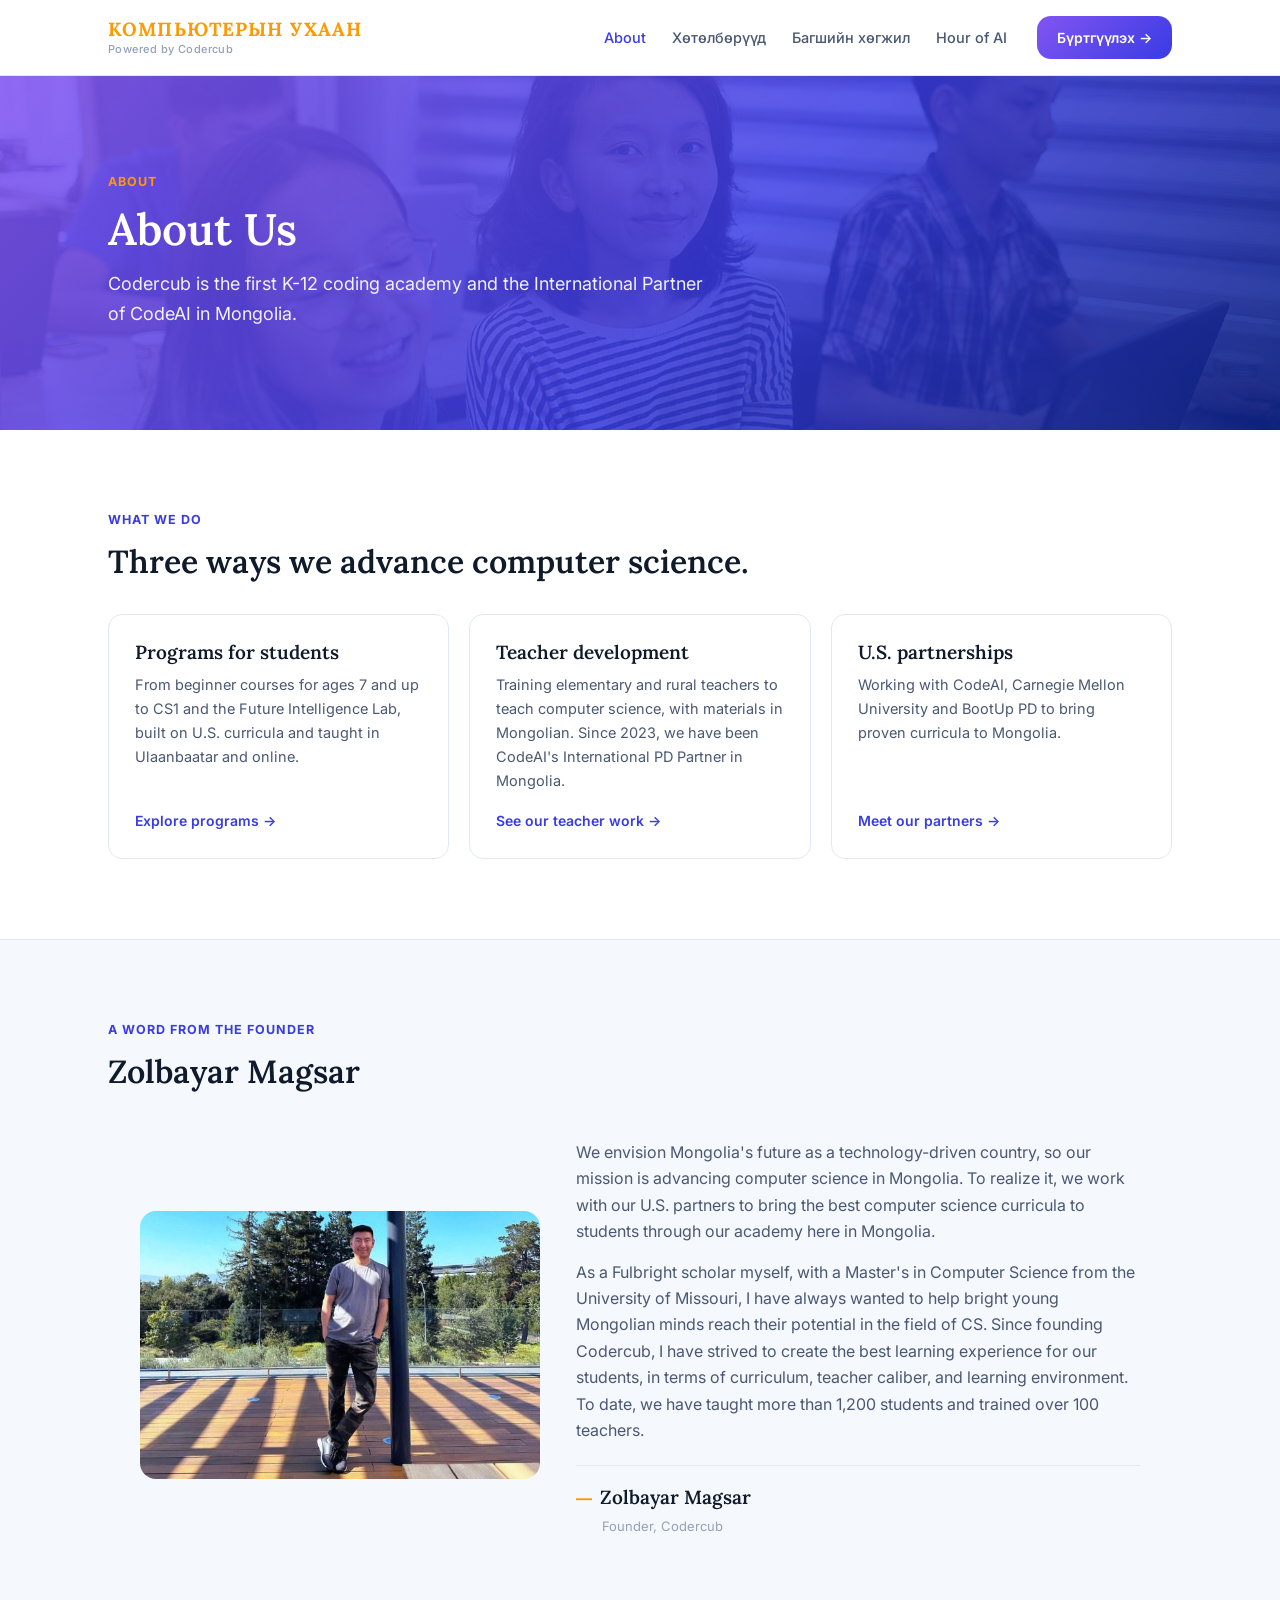
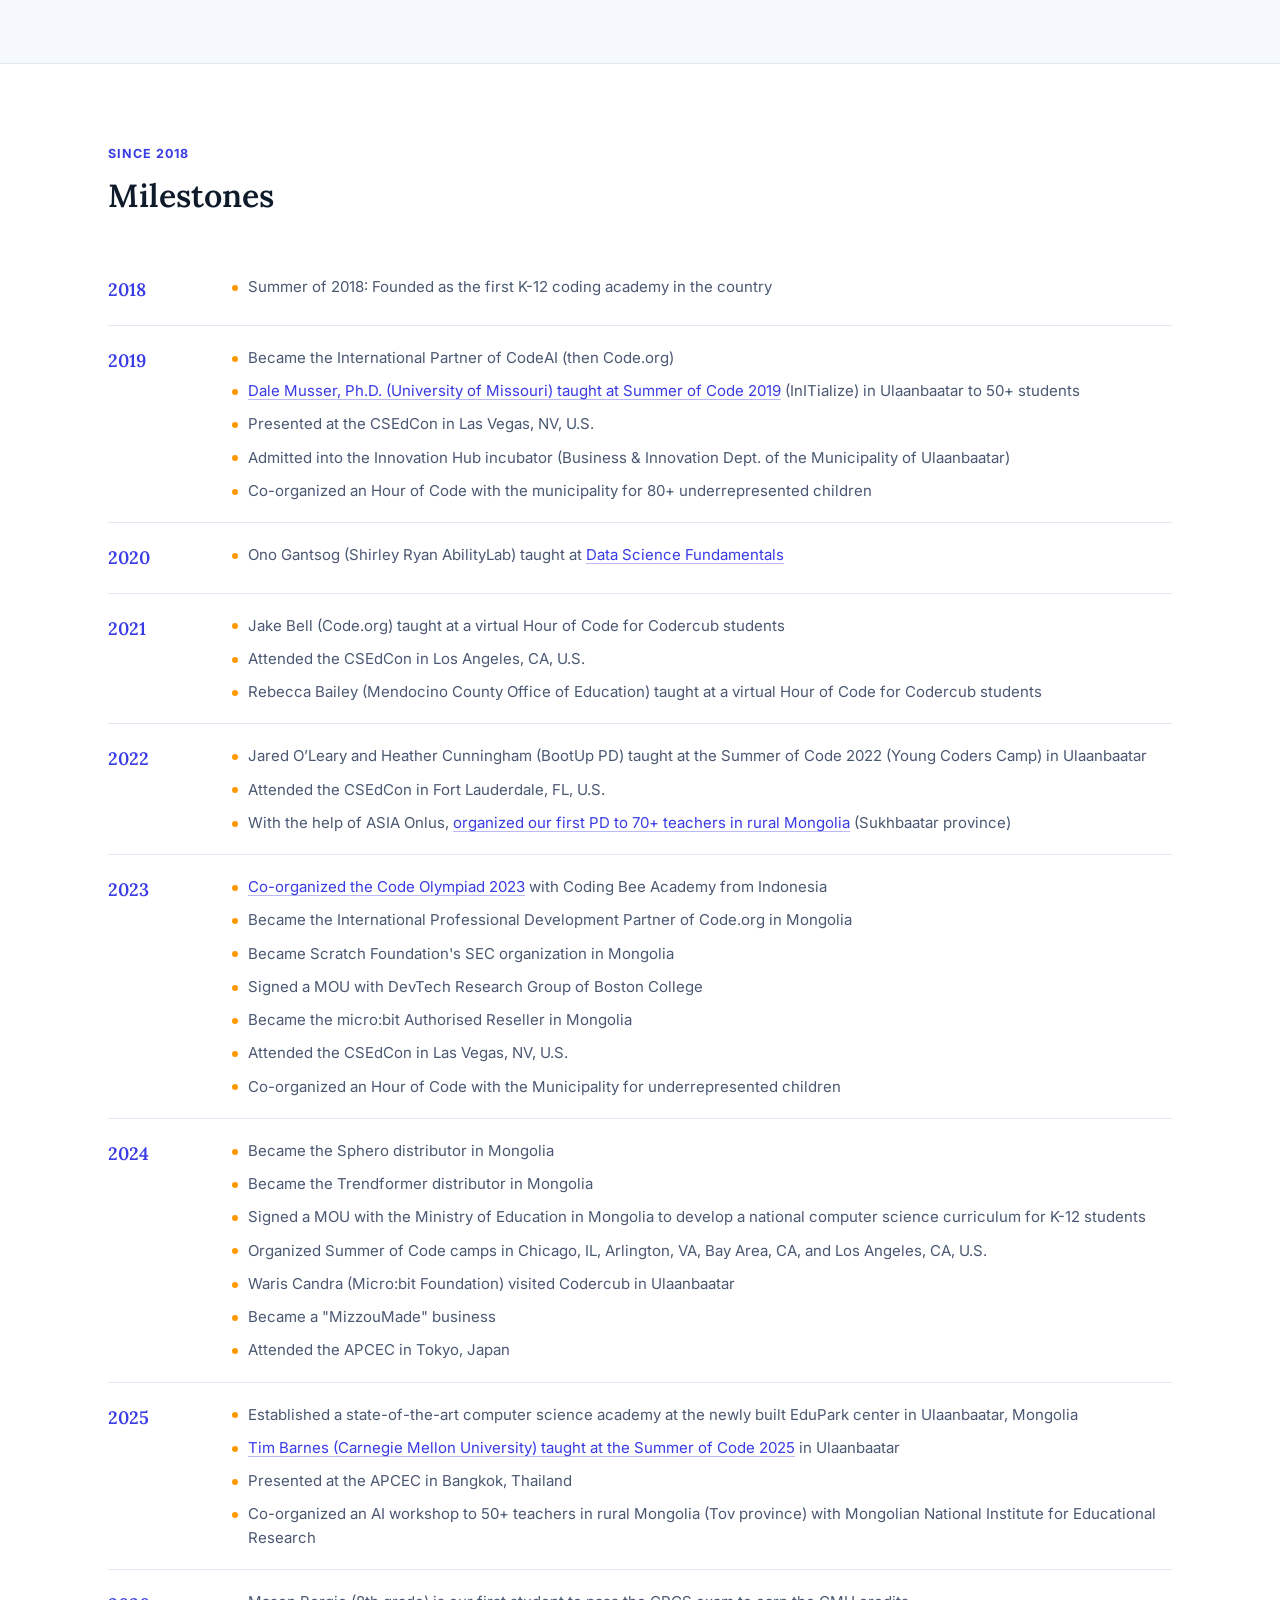
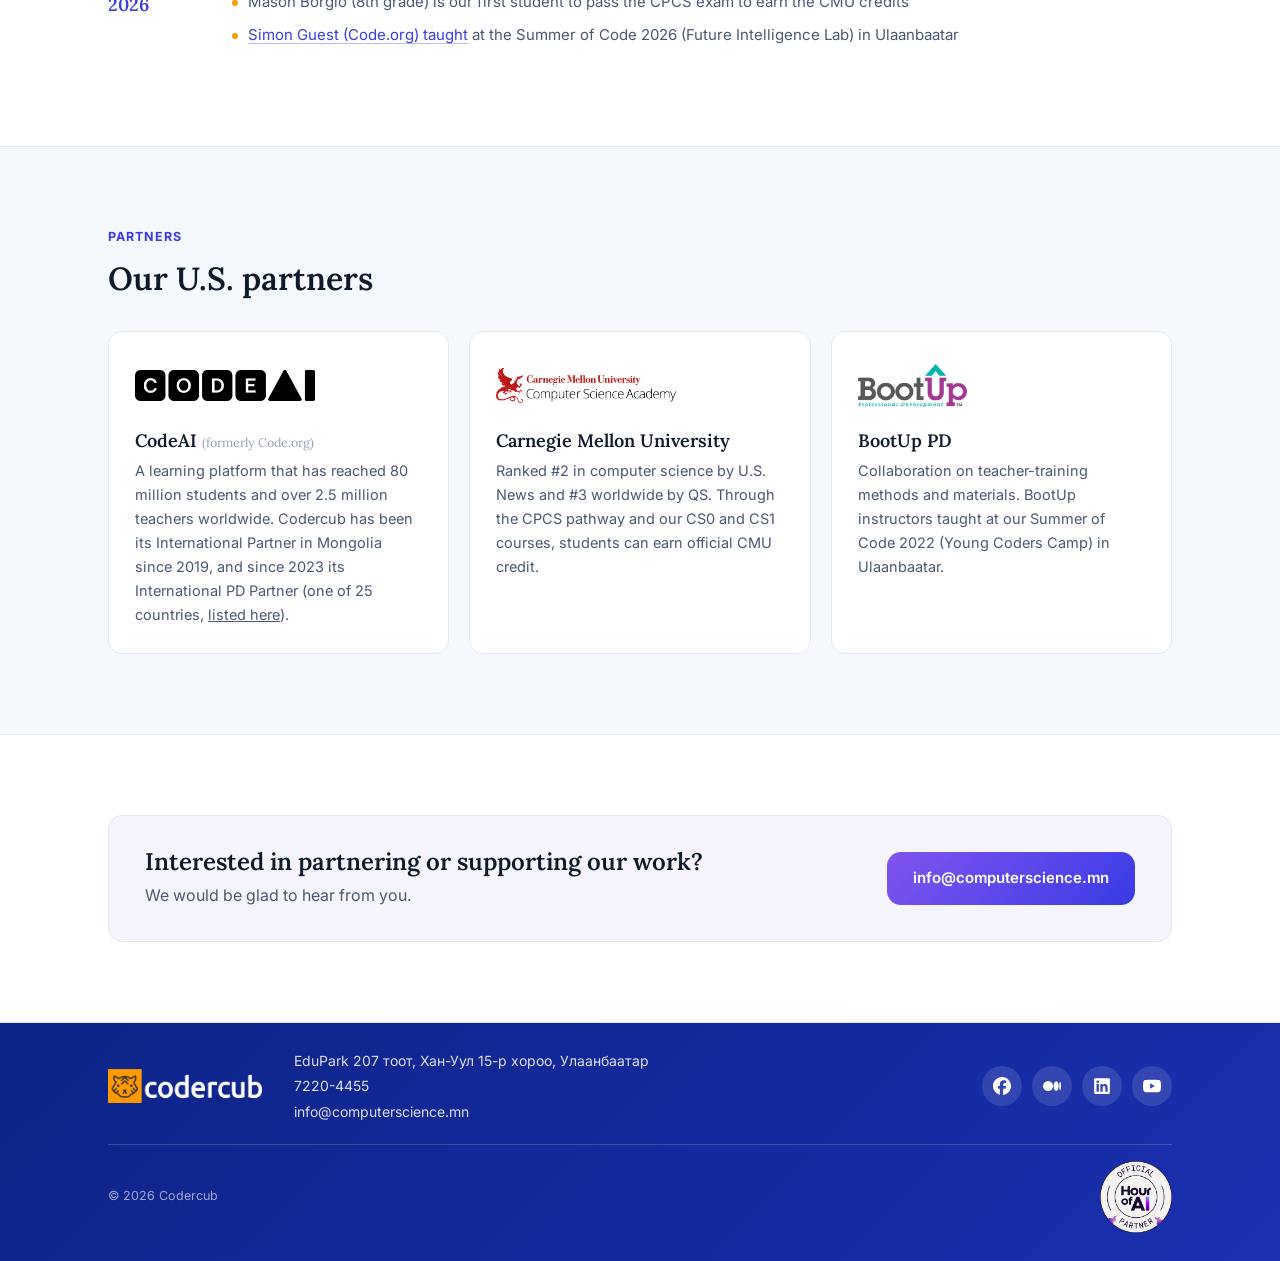
<file: about/index.html>
<!DOCTYPE html>
<html lang="mn">
<head>
<meta charset="UTF-8">
<meta name="viewport" content="width=device-width, initial-scale=1.0">
<title>About | Компьютерын ухаан | Codercub</title>
<meta name="description" content="Codercub is the first K-12 coding academy and the International Partner of CodeAI in Mongolia.">
<link rel="canonical" href="https://computerscience.mn/about/">
<meta property="og:type" content="website">
<meta property="og:site_name" content="Компьютерын ухаан | Codercub">
<meta property="og:locale" content="en_US">
<meta property="og:title" content="About | Компьютерын ухаан | Codercub">
<meta property="og:description" content="Codercub is the first K-12 coding academy and the International Partner of CodeAI in Mongolia.">
<meta property="og:url" content="https://computerscience.mn/about/">
<meta property="og:image" content="https://computerscience.mn/assets/images/og-image-codercub.jpg">
<meta property="og:image:width" content="1200">
<meta property="og:image:height" content="630">
<meta name="twitter:card" content="summary_large_image">
<meta name="twitter:title" content="About | Компьютерын ухаан | Codercub">
<meta name="twitter:description" content="Codercub is the first K-12 coding academy and the International Partner of CodeAI in Mongolia.">
<meta name="twitter:image" content="https://computerscience.mn/assets/images/og-image-codercub.jpg">
<link rel="preconnect" href="https://fonts.googleapis.com">
<link rel="preconnect" href="https://fonts.gstatic.com" crossorigin>
<link href="https://fonts.googleapis.com/css2?family=Lora:wght@500;600;700&family=Inter:wght@400;500;600;700&display=swap" rel="stylesheet">
<link rel="stylesheet" href="../assets/css/style.css?v=18">
<link rel="icon" href="../favicon.ico" sizes="48x48">
<link rel="icon" type="image/png" sizes="32x32" href="../assets/images/favicon-32.png">
<link rel="icon" type="image/png" sizes="192x192" href="../assets/images/icon-192.png">
<link rel="apple-touch-icon" href="../assets/images/apple-touch-icon.png">
</head>
<body>

<header>
  <nav>
    <a href="../" class="brand"><span class="brand-text"><span class="brand-title">КОМПЬЮТЕРЫН УХААН</span><span class="brand-sub">Powered by Codercub</span></span></a>
    <div class="navlinks" id="navlinks">
      <div class="links">
        <a class="link active" href="../about/">About</a>
        <a class="link" href="../programs/">Хөтөлбөрүүд</a>
        <a class="link" href="../pd/">Багшийн хөгжил</a>
        <a class="link" href="../hourofai/">Hour of AI</a>
      </div>
      <a class="nav-cta" href="../register/">Бүртгүүлэх →</a>
      <button class="nav-toggle" id="navToggle" aria-label="Цэс" aria-expanded="false">
        <svg viewBox="0 0 24 24" fill="none" stroke="currentColor" stroke-width="2" stroke-linecap="round"><line x1="3" y1="6" x2="21" y2="6"/><line x1="3" y1="12" x2="21" y2="12"/><line x1="3" y1="18" x2="21" y2="18"/></svg>
      </button>
    </div>
  </nav>
</header>

<!-- INTRO -->
<div lang="en">
<section class="about-banner">
  <div class="wrap">
    <div class="eyebrow">About</div>
    <h1>About Us</h1>
    <p class="lede">Codercub is the first K-12 coding academy and the International Partner of CodeAI in Mongolia.</p>
  </div>
</section>

<!-- WHAT WE DO -->
<section class="border-b">
  <div class="wrap">
    <div class="eyebrow">What we do</div>
    <h2 class="reveal">Three ways we advance computer science.</h2>
    <div class="do-grid">
      <a class="do-card reveal" href="../programs/">
        <h3>Programs for students</h3>
        <p>From beginner courses for ages 7 and up to CS1 and the Future Intelligence Lab, built on U.S. curricula and taught in Ulaanbaatar and online.</p>
        <span class="go">Explore programs →</span>
      </a>
      <a class="do-card reveal" href="../pd/">
        <h3>Teacher development</h3>
        <p>Training elementary and rural teachers to teach computer science, with materials in Mongolian. Since 2023, we have been CodeAI's International PD Partner in Mongolia.</p>
        <span class="go">See our teacher work →</span>
      </a>
      <a class="do-card reveal" href="#partners">
        <h3>U.S. partnerships</h3>
        <p>Working with CodeAI, Carnegie Mellon University and BootUp PD to bring proven curricula to Mongolia.</p>
        <span class="go">Meet our partners →</span>
      </a>
    </div>
  </div>
</section>

<!-- FOUNDER -->
<section class="section-soft border-b">
  <div class="wrap">
    <div class="eyebrow">A word from the founder</div>
    <h2 class="reveal">Zolbayar Magsar</h2>
    <div class="bio-card bio-card--founder reveal">
      <img src="../assets/images/zolbayar-founder.jpg" alt="Zolbayar Magsar, founder of Codercub" style="width:100%;height:auto;border-radius:16px;display:block;">
      <div>
        <p>We envision Mongolia's future as a technology-driven country, so our mission is advancing computer science in Mongolia. To realize it, we work with our U.S. partners to bring the best computer science curricula to students through our academy here in Mongolia.</p>
        <p>As a Fulbright scholar myself, with a Master's in Computer Science from the University of Missouri, I have always wanted to help bright young Mongolian minds reach their potential in the field of CS. Since founding Codercub, I have strived to create the best learning experience for our students, in terms of curriculum, teacher caliber, and learning environment. To date, we have taught more than 1,200 students and trained over 100 teachers.</p>
        <p class="founder-sign"><span class="fs-dash">—</span> <b>Zolbayar Magsar</b><span>Founder, Codercub</span></p>
      </div>
    </div>
  </div>
</section>

<!-- MILESTONES -->
<section class="border-b">
  <div class="wrap">
    <div class="eyebrow">Since 2018</div>
    <h2 class="reveal">Milestones</h2>
    <div class="timeline">
      <div class="tl-row reveal"><div class="tl-year">2018</div><div class="tl-body"><ul class="ms-list"><li>Summer of 2018: Founded as the first K-12 coding academy in the country</li></ul></div></div>
      <div class="tl-row reveal"><div class="tl-year">2019</div><div class="tl-body"><ul class="ms-list"><li>Became the International Partner of CodeAI (then Code.org)</li><li><a href="https://www.unread.today/c/2023" target="_blank" rel="noopener">Dale Musser, Ph.D. (University of Missouri) taught at Summer of Code 2019</a> (InITialize) in Ulaanbaatar to 50+ students</li><li>Presented at the CSEdCon in Las Vegas, NV, U.S.</li><li>Admitted into the Innovation Hub incubator (Business &amp; Innovation Dept. of the Municipality of Ulaanbaatar)</li><li>Co-organized an Hour of Code with the municipality for 80+ underrepresented children</li></ul></div></div>
      <div class="tl-row reveal"><div class="tl-year">2020</div><div class="tl-body"><ul class="ms-list"><li>Ono Gantsog (Shirley Ryan AbilityLab) taught at <a href="https://codercub.medium.com/%D0%B4%D0%B0%D1%82%D0%B0-%D0%B1%D1%83%D1%8E%D1%83-%D3%A9%D0%B3%D3%A9%D0%B3%D0%B4%D3%A9%D0%BB-b8ea72c5b93f" target="_blank" rel="noopener">Data Science Fundamentals</a></li></ul></div></div>
      <div class="tl-row reveal"><div class="tl-year">2021</div><div class="tl-body"><ul class="ms-list"><li>Jake Bell (Code.org) taught at a virtual Hour of Code for Codercub students</li><li>Attended the CSEdCon in Los Angeles, CA, U.S.</li><li>Rebecca Bailey (Mendocino County Office of Education) taught at a virtual Hour of Code for Codercub students</li></ul></div></div>
      <div class="tl-row reveal"><div class="tl-year">2022</div><div class="tl-body"><ul class="ms-list"><li>Jared O’Leary and Heather Cunningham (BootUp PD) taught at the Summer of Code 2022 (Young Coders Camp) in Ulaanbaatar</li><li>Attended the CSEdCon in Fort Lauderdale, FL, U.S.</li><li>With the help of ASIA Onlus, <a href="https://medium.com/@codercub/computer-science-in-rural-mongolia-375ba90dedb" target="_blank" rel="noopener">organized our first PD to 70+ teachers in rural Mongolia</a> (Sukhbaatar province)</li></ul></div></div>
      <div class="tl-row reveal"><div class="tl-year">2023</div><div class="tl-body"><ul class="ms-list"><li><a href="https://www.youtube.com/watch?v=BjzN1MBR_rY" target="_blank" rel="noopener">Co-organized the Code Olympiad 2023</a> with Coding Bee Academy from Indonesia</li><li>Became the International Professional Development Partner of Code.org in Mongolia</li><li>Became Scratch Foundation's SEC organization in Mongolia</li><li>Signed a MOU with DevTech Research Group of Boston College</li><li>Became the micro:bit Authorised Reseller in Mongolia</li><li>Attended the CSEdCon in Las Vegas, NV, U.S.</li><li>Co-organized an Hour of Code with the Municipality for underrepresented children</li></ul></div></div>
      <div class="tl-row reveal"><div class="tl-year">2024</div><div class="tl-body"><ul class="ms-list"><li>Became the Sphero distributor in Mongolia</li><li>Became the Trendformer distributor in Mongolia</li><li>Signed a MOU with the Ministry of Education in Mongolia to develop a national computer science curriculum for K-12 students</li><li>Organized Summer of Code camps in Chicago, IL, Arlington, VA, Bay Area, CA, and Los Angeles, CA, U.S.</li><li>Waris Candra (Micro:bit Foundation) visited Codercub in Ulaanbaatar</li><li>Became a "MizzouMade" business</li><li>Attended the APCEC in Tokyo, Japan</li></ul></div></div>
      <div class="tl-row reveal"><div class="tl-year">2025</div><div class="tl-body"><ul class="ms-list"><li>Established a state-of-the-art computer science academy at the newly built EduPark center in Ulaanbaatar, Mongolia</li><li><a href="https://www.youtube.com/watch?v=ZeSxGIwZ1Nw" target="_blank" rel="noopener">Tim Barnes (Carnegie Mellon University) taught at the Summer of Code 2025</a> in Ulaanbaatar</li><li>Presented at the APCEC in Bangkok, Thailand</li><li>Co-organized an AI workshop to 50+ teachers in rural Mongolia (Tov province) with Mongolian National Institute for Educational Research</li></ul></div></div>
      <div class="tl-row reveal"><div class="tl-year">2026</div><div class="tl-body"><ul class="ms-list"><li>Mason Borgio (8th grade) is our first student to pass the CPCS exam to earn the CMU credits</li><li><a href="https://www.linkedin.com/feed/update/urn:li:activity:7506516560363278336/" target="_blank" rel="noopener">Simon Guest (Code.org) taught</a> at the Summer of Code 2026 (Future Intelligence Lab) in Ulaanbaatar</li></ul></div></div>
    </div>
  </div>
</section>

<!-- PARTNERS -->
<section class="section-soft border-b" id="partners">
  <div class="wrap">
    <div class="eyebrow">Partners</div>
    <h2 class="reveal">Our U.S. partners</h2>
    <div class="pt-grid">
      <div class="pt-card reveal">
        <div class="pt-logo"><img src="../assets/images/partner-codeai.png" alt="CodeAI"></div>
        <h3>CodeAI <span>(formerly Code.org)</span></h3>
        <p>A learning platform that has reached 80 million students and over 2.5 million teachers worldwide. Codercub has been its International Partner in Mongolia since 2019, and since 2023 its International PD Partner (one of 25 countries, <a href="https://code.org/hi/global/partners" target="_blank" rel="noopener">listed here</a>).</p>
      </div>
      <div class="pt-card reveal">
        <div class="pt-logo"><img src="../assets/images/partner-cmu-cs.png" alt="Carnegie Mellon University Computer Science Academy"></div>
        <h3>Carnegie Mellon University</h3>
        <p>Ranked #2 in computer science by U.S. News and #3 worldwide by QS. Through the CPCS pathway and our CS0 and CS1 courses, students can earn official CMU credit.</p>
      </div>
      <div class="pt-card reveal">
        <div class="pt-logo"><img src="../assets/images/partner-bootup.png" alt="BootUp Professional Development"></div>
        <h3>BootUp PD</h3>
        <p>Collaboration on teacher-training methods and materials. BootUp instructors taught at our Summer of Code 2022 (Young Coders Camp) in Ulaanbaatar.</p>
      </div>
    </div>
  </div>
</section>

<!-- WORK WITH US -->
<section class="border-b">
  <div class="wrap">
    <div class="workwith reveal">
      <div>
        <h2>Interested in partnering or supporting our work?</h2>
        <p>We would be glad to hear from you.</p>
      </div>
      <a class="btn-primary" href="mailto:info@computerscience.mn">info@computerscience.mn</a>
    </div>
  </div>
</section>
</div>

<footer>
  <div class="wrap footer-row">
    <a class="footer-logo" href="../" aria-label="Codercub"><img src="../assets/images/codercub-logo-white.png" alt="Codercub" width="156" height="34"></a>
    <div class="footer-contact">
      <span>EduPark 207 тоот, Хан-Уул 15-р хороо, Улаанбаатар</span>
      <a href="tel:+97672204455">7220-4455</a>
      <a href="mailto:info@computerscience.mn">info@computerscience.mn</a>
    </div>
    <div class="footer-social">
      <a href="https://www.facebook.com/codercub" target="_blank" rel="noopener" aria-label="Facebook" title="Facebook"><svg viewBox="0 0 24 24" fill="currentColor" aria-hidden="true"><path d="M9.101 23.691v-7.98H6.627v-3.667h2.474v-1.58c0-4.085 1.848-5.978 5.858-5.978.401 0 .955.042 1.468.103a9 9 0 0 1 1.141.195v3.325a9 9 0 0 0-.653-.036 27 27 0 0 0-.733-.009c-.707 0-1.259.096-1.675.309a1.7 1.7 0 0 0-.679.622c-.258.42-.374.995-.374 1.752v1.297h3.919l-.386 2.103-.287 1.564h-3.246v8.245C19.396 23.238 24 18.179 24 12.044c0-6.627-5.373-12-12-12s-12 5.373-12 12c0 5.628 3.874 10.35 9.101 11.647"/></svg></a>
      <a href="https://medium.com/@codercub" target="_blank" rel="noopener" aria-label="Medium" title="Medium"><svg viewBox="0 0 24 24" fill="currentColor" aria-hidden="true"><path d="M13.54 12a6.8 6.8 0 01-6.77 6.82A6.8 6.8 0 010 12a6.8 6.8 0 016.77-6.82A6.8 6.8 0 0113.54 12zM20.96 12c0 3.54-1.51 6.42-3.38 6.42-1.87 0-3.39-2.88-3.39-6.42s1.52-6.42 3.39-6.42 3.38 2.88 3.38 6.42M24 12c0 3.17-.53 5.75-1.19 5.75-.66 0-1.19-2.58-1.19-5.75s.53-5.75 1.19-5.75C23.47 6.25 24 8.83 24 12z"/></svg></a>
      <a href="https://www.linkedin.com/company/codercub/" target="_blank" rel="noopener" aria-label="LinkedIn" title="LinkedIn"><svg viewBox="0 0 448 512" fill="currentColor" aria-hidden="true"><path d="M416 32H31.9C14.3 32 0 46.5 0 64.3v383.4C0 465.5 14.3 480 31.9 480H416c17.6 0 32-14.5 32-32.3V64.3c0-17.8-14.4-32.3-32-32.3M135.4 416H69V202.2h66.5V416zM102.2 96a38.5 38.5 0 1 1 0 77 38.5 38.5 0 1 1 0-77m282.1 320h-66.4V312c0-24.8-.5-56.7-34.5-56.7-34.6 0-39.9 27-39.9 54.9V416h-66.4V202.2h63.7v29.2h.9c8.9-16.8 30.6-34.5 62.9-34.5 67.2 0 79.7 44.3 79.7 101.9z"/></svg></a>
      <a href="https://www.youtube.com/@codercub" target="_blank" rel="noopener" aria-label="YouTube" title="YouTube"><svg viewBox="0 0 24 24" fill="currentColor" aria-hidden="true"><path d="M23.498 6.186a3.02 3.02 0 0 0-2.122-2.136C19.505 3.545 12 3.545 12 3.545s-7.505 0-9.377.505A3.02 3.02 0 0 0 .502 6.186C0 8.07 0 12 0 12s0 3.93.502 5.814a3.02 3.02 0 0 0 2.122 2.136c1.871.505 9.376.505 9.376.505s7.505 0 9.377-.505a3.02 3.02 0 0 0 2.122-2.136C24 15.93 24 12 24 12s0-3.93-.502-5.814M9.545 15.568V8.432L15.818 12z"/></svg></a>
    </div>
  </div>
  <div class="wrap"><div class="footer-bottom"><span>© <span id="year">2026</span> Codercub</span><span class="footer-badge"><img src="../assets/images/hour-of-ai-partner.png" alt="Hour of AI — Official Partner" width="72" height="72" loading="lazy"></span></div></div>
</footer>

<script src="../assets/js/script.js?v=3"></script>
</body>
</html>
</file>
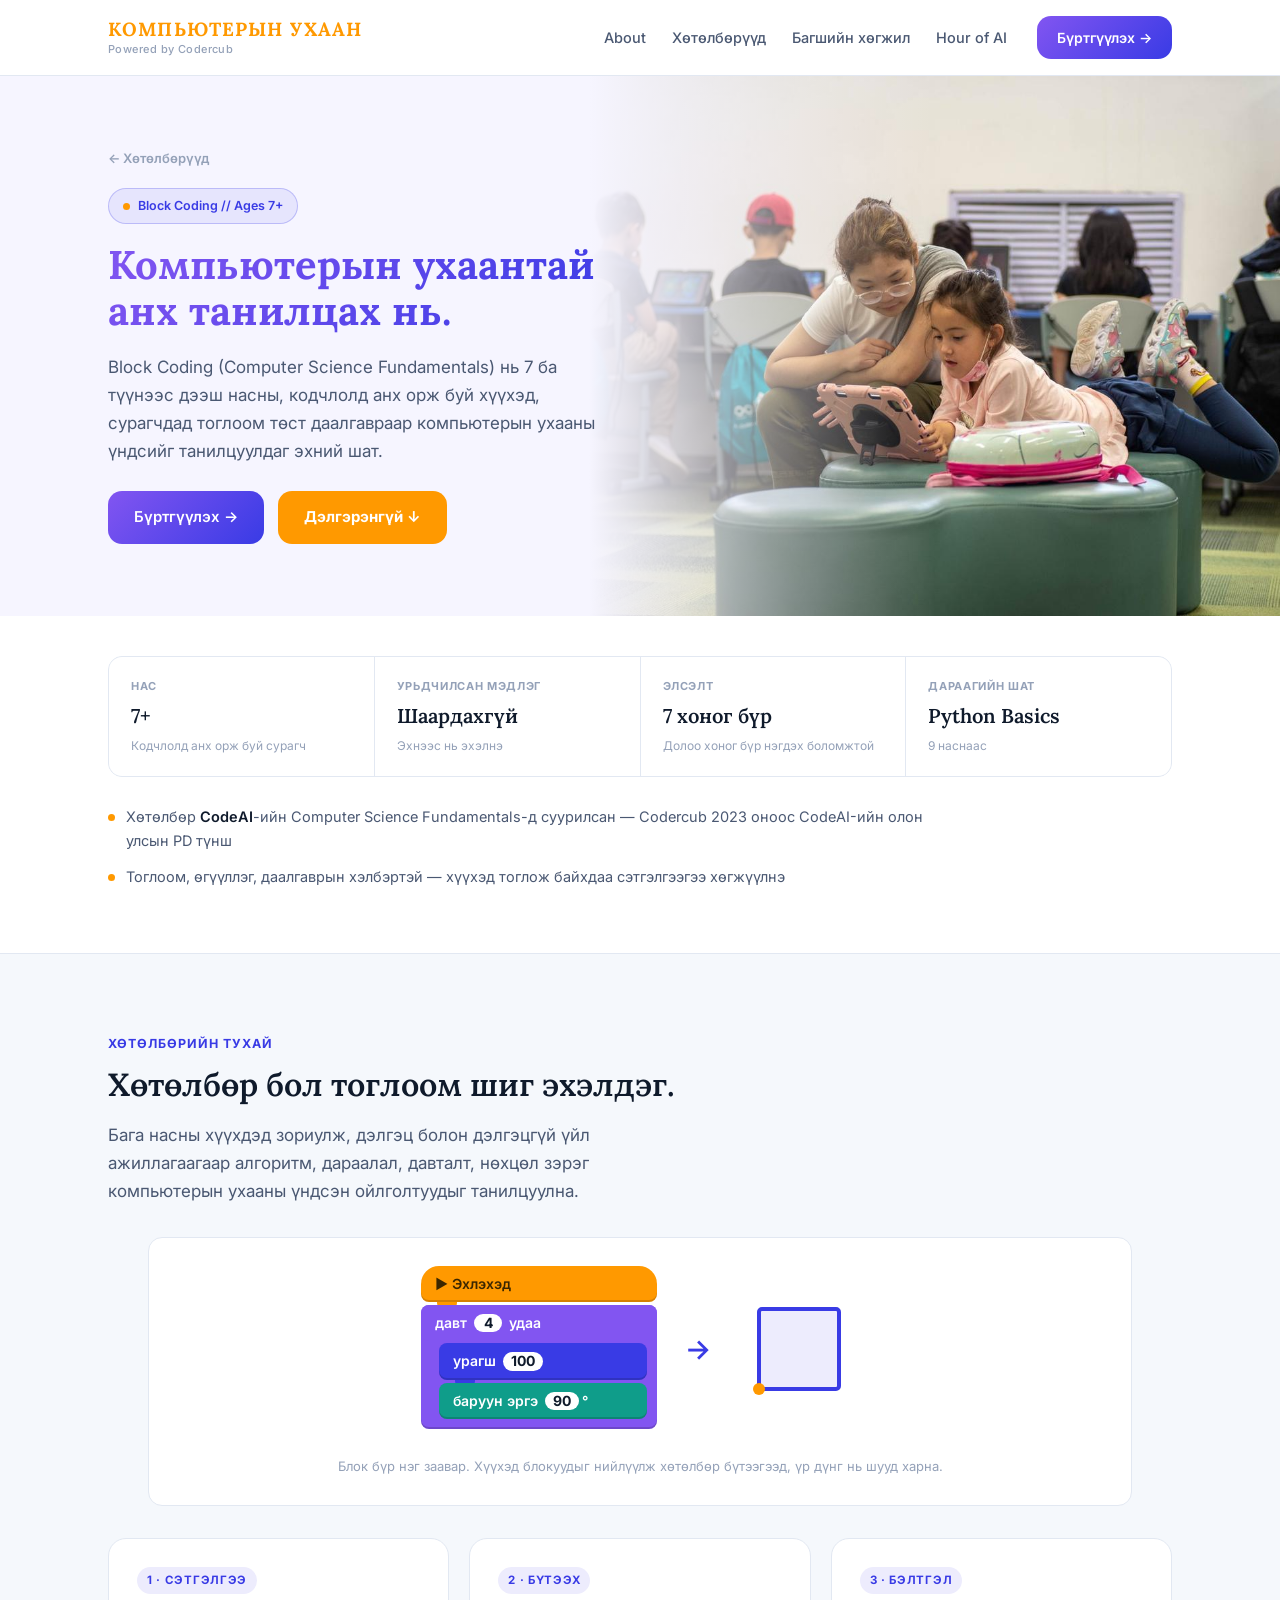
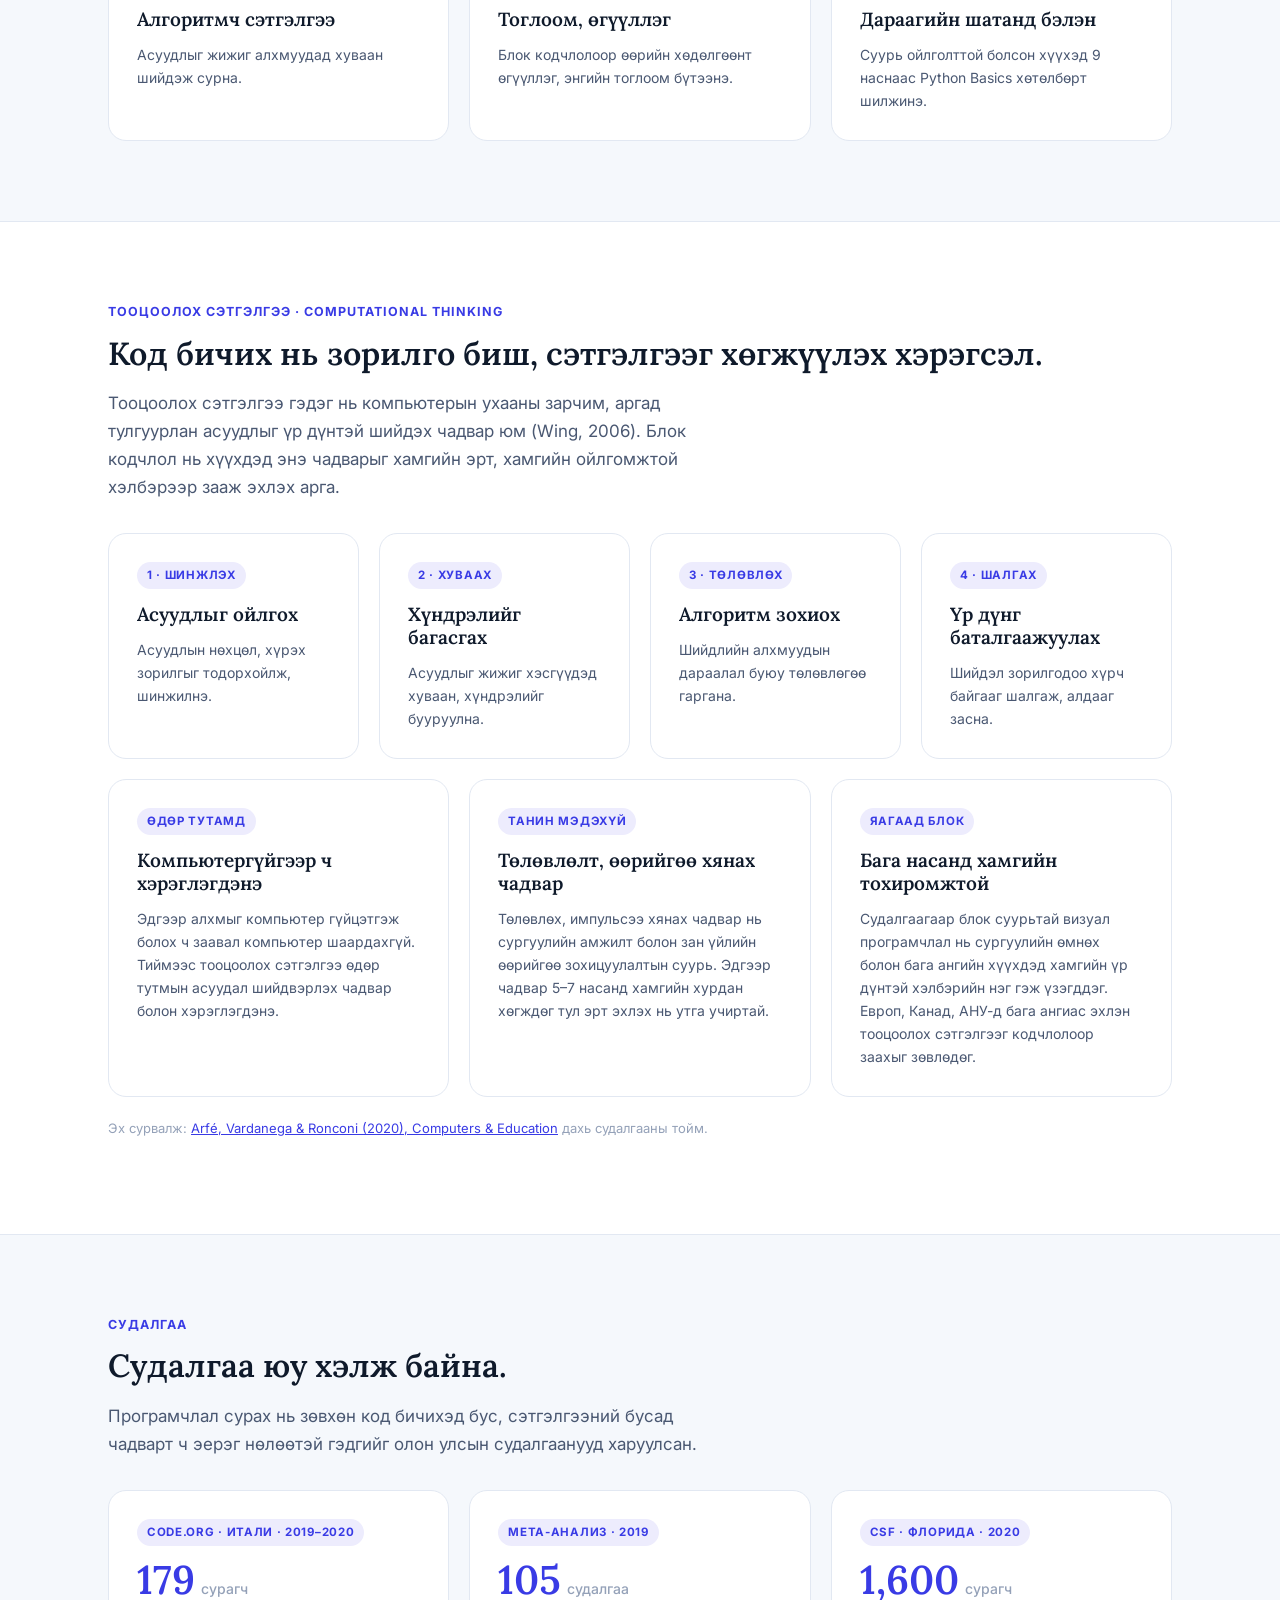
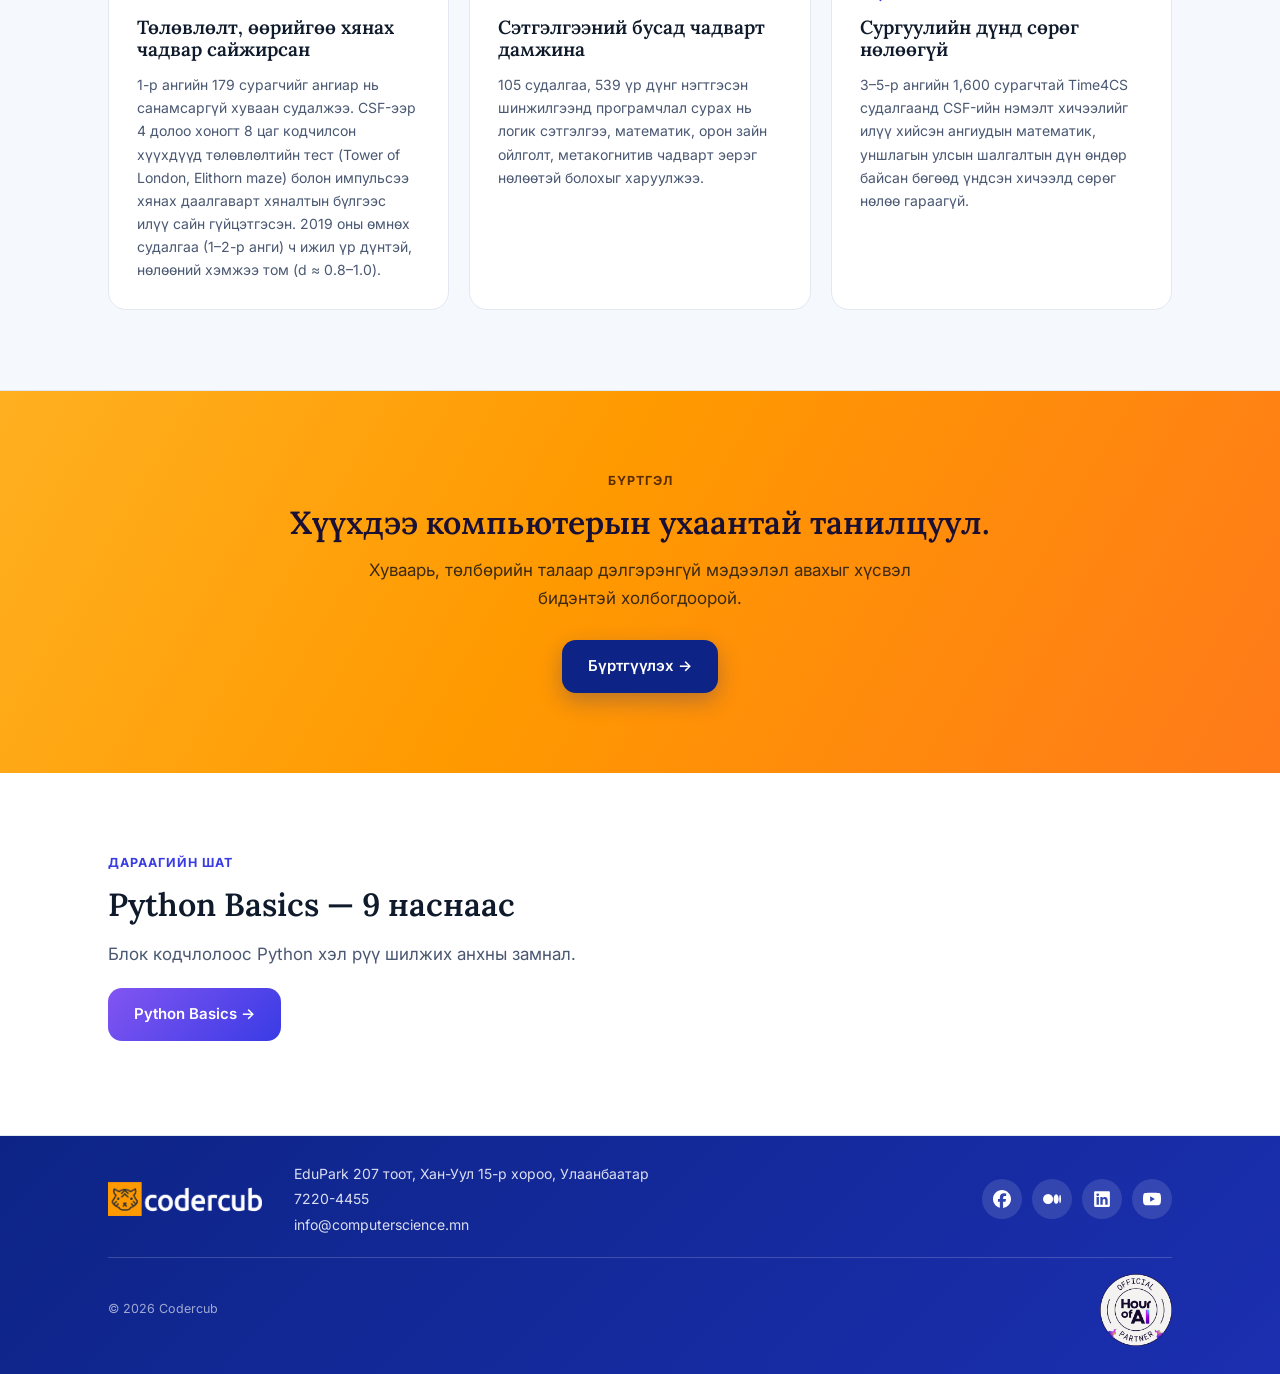
<file: block-coding/index.html>
<!DOCTYPE html>
<html lang="mn">
<head>
<meta charset="UTF-8">
<meta name="viewport" content="width=device-width, initial-scale=1.0">
<title>Block Coding | Компьютерын ухаан | Codercub</title>
<meta name="description" content="Codercub-ийн Block Coding (Computer Science Fundamentals) — кодчлолд анх орж буй 7 ба түүнээс дээш насны хүүхдэд зориулсан, CodeAI-ийн хөтөлбөрт суурилсан тоглоом төст оршил.">
<link rel="canonical" href="https://computerscience.mn/block-coding/">
<meta property="og:type" content="website">
<meta property="og:site_name" content="Компьютерын ухаан | Codercub">
<meta property="og:locale" content="mn_MN">
<meta property="og:title" content="Block Coding | Компьютерын ухаан | Codercub">
<meta property="og:description" content="Codercub-ийн Block Coding (Computer Science Fundamentals) — кодчлолд анх орж буй 7 ба түүнээс дээш насны хүүхдэд зориулсан, CodeAI-ийн хөтөлбөрт суурилсан тоглоом төст оршил.">
<meta property="og:url" content="https://computerscience.mn/block-coding/">
<meta property="og:image" content="https://computerscience.mn/assets/images/og-image-codercub.jpg">
<meta property="og:image:width" content="1200">
<meta property="og:image:height" content="630">
<meta name="twitter:card" content="summary_large_image">
<meta name="twitter:title" content="Block Coding | Компьютерын ухаан | Codercub">
<meta name="twitter:description" content="Codercub-ийн Block Coding (Computer Science Fundamentals) — кодчлолд анх орж буй 7 ба түүнээс дээш насны хүүхдэд зориулсан, CodeAI-ийн хөтөлбөрт суурилсан тоглоом төст оршил.">
<meta name="twitter:image" content="https://computerscience.mn/assets/images/og-image-codercub.jpg">
<link rel="preconnect" href="https://fonts.googleapis.com">
<link rel="preconnect" href="https://fonts.gstatic.com" crossorigin>
<link href="https://fonts.googleapis.com/css2?family=Lora:wght@500;600;700&family=Inter:wght@400;500;600;700&display=swap" rel="stylesheet">
<link rel="stylesheet" href="../assets/css/style.css?v=18">
<link rel="icon" href="../favicon.ico" sizes="48x48">
<link rel="icon" type="image/png" sizes="32x32" href="../assets/images/favicon-32.png">
<link rel="icon" type="image/png" sizes="192x192" href="../assets/images/icon-192.png">
<link rel="apple-touch-icon" href="../assets/images/apple-touch-icon.png">
</head>
<body>

<header>
  <nav>
    <a href="../" class="brand"><span class="brand-text"><span class="brand-title">КОМПЬЮТЕРЫН УХААН</span><span class="brand-sub">Powered by Codercub</span></span></a>
    <div class="navlinks" id="navlinks">
      <div class="links">
        <a class="link" href="../about/">About</a>
        <a class="link" href="../programs/">Хөтөлбөрүүд</a>
        <a class="link" href="../pd/">Багшийн хөгжил</a>
        <a class="link" href="../hourofai/">Hour of AI</a>
      </div>
      <a class="nav-cta" href="../register/">Бүртгүүлэх →</a>
      <button class="nav-toggle" id="navToggle" aria-label="Цэс" aria-expanded="false">
        <svg viewBox="0 0 24 24" fill="none" stroke="currentColor" stroke-width="2" stroke-linecap="round"><line x1="3" y1="6" x2="21" y2="6"/><line x1="3" y1="12" x2="21" y2="12"/><line x1="3" y1="18" x2="21" y2="18"/></svg>
      </button>
    </div>
  </nav>
</header>

<!-- PAGE HERO -->
<section class="page-hero">
  <div class="ph-bg"><img src="../assets/images/young-learner-tablet.jpg" alt="Багш бага насны охинтой хамт таблет дээр кодчилж буй нь"></div>
  <div class="wrap">
    <div class="ph-inner">
      <a class="backlink" href="../programs/">← Хөтөлбөрүүд</a>
      <div class="hero-tag"><span class="dot"></span>Block Coding // Ages 7+</div>
      <h1>Компьютерын ухаантай анх танилцах нь.</h1>
      <p class="lede">Block Coding (Computer Science Fundamentals) нь 7 ба түүнээс дээш насны, кодчлолд анх орж буй хүүхэд, сурагчдад тоглоом төст даалгавраар компьютерын ухааны үндсийг танилцуулдаг эхний шат.</p>
      <div class="hero-ctas">
        <a class="btn-primary" href="../register/?program=block-coding">Бүртгүүлэх →</a>
        <a class="btn-orange" href="#about">Дэлгэрэнгүй ↓</a>
      </div>
    </div>
  </div>
</section>

<!-- QUICK FACTS -->
<section class="border-b" style="padding:40px 0 64px;">
  <div class="wrap">
    <div class="qf-grid">
      <div class="qf-item"><span class="qf-label">Нас</span><span class="qf-value">7+</span><span class="qf-sub">Кодчлолд анх орж буй сурагч</span></div>
      <div class="qf-item"><span class="qf-label">Урьдчилсан мэдлэг</span><span class="qf-value">Шаардахгүй</span><span class="qf-sub">Эхнээс нь эхэлнэ</span></div>
      <div class="qf-item"><span class="qf-label">Элсэлт</span><span class="qf-value">7 хоног бүр</span><span class="qf-sub">Долоо хоног бүр нэгдэх боломжтой</span></div>
      <div class="qf-item"><span class="qf-label">Дараагийн шат</span><span class="qf-value">Python Basics</span><span class="qf-sub">9 наснаас</span></div>
    </div>
    <ul class="trust-list">
      <li><span>Хөтөлбөр <b>CodeAI</b>-ийн Computer Science Fundamentals-д суурилсан — Codercub 2023 оноос CodeAI-ийн олон улсын PD түнш</span></li>
      <li><span>Тоглоом, өгүүллэг, даалгаврын хэлбэртэй — хүүхэд тоглож байхдаа сэтгэлгээгээ хөгжүүлнэ</span></li>
    </ul>
  </div>
</section>

<!-- ABOUT -->
<section class="section-soft border-b" id="about">
  <div class="wrap">
    <div class="eyebrow">Хөтөлбөрийн тухай</div>
    <h2 class="reveal">Хөтөлбөр бол тоглоом шиг эхэлдэг.</h2>
    <p class="lede reveal">Бага насны хүүхдэд зориулж, дэлгэц болон дэлгэцгүй үйл ажиллагаагаар алгоритм, дараалал, давталт, нөхцөл зэрэг компьютерын ухааны үндсэн ойлголтуудыг танилцуулна.</p>
    <figure class="blk-fig reveal" aria-hidden="false">
      <div class="blk-demo">
        <div class="blk blk--event">▶ Эхлэхэд</div>
        <div class="blk-c">
          <div class="blk blk--loop">давт <span class="blk-in">4</span> удаа</div>
          <div class="blk-c-inner">
            <div class="blk blk--move">урагш <span class="blk-in">100</span></div>
            <div class="blk blk--turn">баруун эргэ <span class="blk-in">90</span>°</div>
          </div>
        </div>
      </div>
      <span class="fig-arrow" aria-hidden="true">→</span>
      <div class="fig-result"><svg width="120" height="120" viewBox="0 0 120 120" role="img" aria-label="Квадрат"><rect x="20" y="20" width="80" height="80" rx="3" fill="#edecfd" stroke="#393be5" stroke-width="4"/><circle cx="20" cy="100" r="6" fill="#ff9900"/></svg></div>
      <figcaption>Блок бүр нэг заавар. Хүүхэд блокуудыг нийлүүлж хөтөлбөр бүтээгээд, үр дүнг нь шууд харна.</figcaption>
    </figure>
    <div class="prog-grid prog-grid--3" style="margin-top:32px;">
      <div class="prog-card reveal">
        <span class="tag">1 · Сэтгэлгээ</span>
        <h3>Алгоритмч сэтгэлгээ</h3>
        <p>Асуудлыг жижиг алхмуудад хуваан шийдэж сурна.</p>
      </div>
      <div class="prog-card reveal">
        <span class="tag">2 · Бүтээх</span>
        <h3>Тоглоом, өгүүллэг</h3>
        <p>Блок кодчлолоор өөрийн хөдөлгөөнт өгүүллэг, энгийн тоглоом бүтээнэ.</p>
      </div>
      <div class="prog-card reveal">
        <span class="tag">3 · Бэлтгэл</span>
        <h3>Дараагийн шатанд бэлэн</h3>
        <p>Суурь ойлголттой болсон хүүхэд 9 наснаас Python Basics хөтөлбөрт шилжинэ.</p>
      </div>
    </div>
  </div>
</section>

<!-- COMPUTATIONAL THINKING -->
<section class="border-b" id="thinking">
  <div class="wrap">
    <div class="eyebrow">Тооцоолох сэтгэлгээ · Computational thinking</div>
    <h2 class="reveal">Код бичих нь зорилго биш, сэтгэлгээг хөгжүүлэх хэрэгсэл.</h2>
    <p class="lede reveal">Тооцоолох сэтгэлгээ гэдэг нь компьютерын ухааны зарчим, аргад тулгуурлан асуудлыг үр дүнтэй шийдэх чадвар юм (Wing, 2006). Блок кодчлол нь хүүхдэд энэ чадварыг хамгийн эрт, хамгийн ойлгомжтой хэлбэрээр зааж эхлэх арга.</p>
    <div class="prog-grid" style="margin-top:32px; grid-template-columns:repeat(auto-fit,minmax(240px,1fr));">
      <div class="prog-card reveal">
        <span class="tag">1 · Шинжлэх</span>
        <h3>Асуудлыг ойлгох</h3>
        <p>Асуудлын нөхцөл, хүрэх зорилгыг тодорхойлж, шинжилнэ.</p>
      </div>
      <div class="prog-card reveal">
        <span class="tag">2 · Хуваах</span>
        <h3>Хүндрэлийг багасгах</h3>
        <p>Асуудлыг жижиг хэсгүүдэд хуваан, хүндрэлийг бууруулна.</p>
      </div>
      <div class="prog-card reveal">
        <span class="tag">3 · Төлөвлөх</span>
        <h3>Алгоритм зохиох</h3>
        <p>Шийдлийн алхмуудын дараалал буюу төлөвлөгөө гаргана.</p>
      </div>
      <div class="prog-card reveal">
        <span class="tag">4 · Шалгах</span>
        <h3>Үр дүнг баталгаажуулах</h3>
        <p>Шийдэл зорилгодоо хүрч байгааг шалгаж, алдааг засна.</p>
      </div>
    </div>
    <div class="prog-grid" style="margin-top:20px; grid-template-columns:repeat(auto-fit,minmax(300px,1fr));">
      <div class="prog-card reveal">
        <span class="tag">Өдөр тутамд</span>
        <h3>Компьютергүйгээр ч хэрэглэгдэнэ</h3>
        <p>Эдгээр алхмыг компьютер гүйцэтгэж болох ч заавал компьютер шаардахгүй. Тиймээс тооцоолох сэтгэлгээ өдөр тутмын асуудал шийдвэрлэх чадвар болон хэрэглэгдэнэ.</p>
      </div>
      <div class="prog-card reveal">
        <span class="tag">Танин мэдэхүй</span>
        <h3>Төлөвлөлт, өөрийгөө хянах чадвар</h3>
        <p>Төлөвлөх, импульсээ хянах чадвар нь сургуулийн амжилт болон зан үйлийн өөрийгөө зохицуулалтын суурь. Эдгээр чадвар 5–7 насанд хамгийн хурдан хөгждөг тул эрт эхлэх нь утга учиртай.</p>
      </div>
      <div class="prog-card reveal">
        <span class="tag">Яагаад блок</span>
        <h3>Бага насанд хамгийн тохиромжтой</h3>
        <p>Судалгаагаар блок суурьтай визуал програмчлал нь сургуулийн өмнөх болон бага ангийн хүүхдэд хамгийн үр дүнтэй хэлбэрийн нэг гэж үзэгддэг. Европ, Канад, АНУ-д бага ангиас эхлэн тооцоолох сэтгэлгээг кодчлолоор заахыг зөвлөдөг.</p>
      </div>
    </div>
    <p class="ev-src reveal">Эх сурвалж: <a href="https://www.research.unipd.it/handle/11577/3323869" target="_blank" rel="noopener">Arfé, Vardanega &amp; Ronconi (2020), Computers &amp; Education</a> дахь судалгааны тойм.</p>
  </div>
</section>

<!-- RESEARCH -->
<section class="section-soft border-b" id="research">
  <div class="wrap">
    <div class="eyebrow">Судалгаа</div>
    <h2 class="reveal">Судалгаа юу хэлж байна.</h2>
    <p class="lede reveal">Програмчлал сурах нь зөвхөн код бичихэд бус, сэтгэлгээний бусад чадварт ч эерэг нөлөөтэй гэдгийг олон улсын судалгаанууд харуулсан.</p>
    <div class="prog-grid" style="margin-top:32px; grid-template-columns:repeat(auto-fit,minmax(300px,1fr));">
      <div class="prog-card reveal">
        <span class="tag">Code.org · Итали · 2019–2020</span>
        <div class="ev-num">179<small>сурагч</small></div>
        <h3>Төлөвлөлт, өөрийгөө хянах чадвар сайжирсан</h3>
        <p>1-р ангийн 179 сурагчийг ангиар нь санамсаргүй хуваан судалжээ. CSF-ээр 4 долоо хоногт 8 цаг кодчилсон хүүхдүүд төлөвлөлтийн тест (Tower of London, Elithorn maze) болон импульсээ хянах даалгаварт хяналтын бүлгээс илүү сайн гүйцэтгэсэн. 2019 оны өмнөх судалгаа (1–2-р анги) ч ижил үр дүнтэй, нөлөөний хэмжээ том (d ≈ 0.8–1.0).</p>
      </div>
      <div class="prog-card reveal">
        <span class="tag">Мета-анализ · 2019</span>
        <div class="ev-num">105<small>судалгаа</small></div>
        <h3>Сэтгэлгээний бусад чадварт дамжина</h3>
        <p>105 судалгаа, 539 үр дүнг нэгтгэсэн шинжилгээнд програмчлал сурах нь логик сэтгэлгээ, математик, орон зайн ойлголт, метакогнитив чадварт эерэг нөлөөтэй болохыг харуулжээ.</p>
      </div>
      <div class="prog-card reveal">
        <span class="tag">CSF · Флорида · 2020</span>
        <div class="ev-num">1,600<small>сурагч</small></div>
        <h3>Сургуулийн дүнд сөрөг нөлөөгүй</h3>
        <p>3–5-р ангийн 1,600 сурагчтай Time4CS судалгаанд CSF-ийн нэмэлт хичээлийг илүү хийсэн ангиудын математик, уншлагын улсын шалгалтын дүн өндөр байсан бөгөөд үндсэн хичээлд сөрөг нөлөө гараагүй.</p>
      </div>
    </div>
    </div>
</section>

<!-- CTA -->
<section class="cta">
  <div class="wrap">
    <div class="eyebrow" style="justify-content:center;">Бүртгэл</div>
    <h2>Хүүхдээ компьютерын ухаантай танилцуул.</h2>
    <p class="lede">Хуваарь, төлбөрийн талаар дэлгэрэнгүй мэдээлэл авахыг хүсвэл бидэнтэй холбогдоорой.</p>
    <a class="btn-primary" href="../register/?program=block-coding">Бүртгүүлэх →</a>
  </div>
</section>

<!-- NEXT STEP -->
<section class="border-b">
  <div class="wrap">
    <div class="eyebrow">Дараагийн шат</div>
    <h2 class="reveal">Python Basics — 9 наснаас</h2>
    <p class="lede reveal">Блок кодчлолоос Python хэл рүү шилжих анхны замнал.</p>
    <p style="margin-top:20px;"><a class="btn-primary" href="../python-basics/">Python Basics →</a></p>
  </div>
</section>

<footer>
  <div class="wrap footer-row">
    <a class="footer-logo" href="../" aria-label="Codercub"><img src="../assets/images/codercub-logo-white.png" alt="Codercub" width="156" height="34"></a>
    <div class="footer-contact">
      <span>EduPark 207 тоот, Хан-Уул 15-р хороо, Улаанбаатар</span>
      <a href="tel:+97672204455">7220-4455</a>
      <a href="mailto:info@computerscience.mn">info@computerscience.mn</a>
    </div>
    <div class="footer-social">
      <a href="https://www.facebook.com/codercub" target="_blank" rel="noopener" aria-label="Facebook" title="Facebook"><svg viewBox="0 0 24 24" fill="currentColor" aria-hidden="true"><path d="M9.101 23.691v-7.98H6.627v-3.667h2.474v-1.58c0-4.085 1.848-5.978 5.858-5.978.401 0 .955.042 1.468.103a9 9 0 0 1 1.141.195v3.325a9 9 0 0 0-.653-.036 27 27 0 0 0-.733-.009c-.707 0-1.259.096-1.675.309a1.7 1.7 0 0 0-.679.622c-.258.42-.374.995-.374 1.752v1.297h3.919l-.386 2.103-.287 1.564h-3.246v8.245C19.396 23.238 24 18.179 24 12.044c0-6.627-5.373-12-12-12s-12 5.373-12 12c0 5.628 3.874 10.35 9.101 11.647"/></svg></a>
      <a href="https://medium.com/@codercub" target="_blank" rel="noopener" aria-label="Medium" title="Medium"><svg viewBox="0 0 24 24" fill="currentColor" aria-hidden="true"><path d="M13.54 12a6.8 6.8 0 01-6.77 6.82A6.8 6.8 0 010 12a6.8 6.8 0 016.77-6.82A6.8 6.8 0 0113.54 12zM20.96 12c0 3.54-1.51 6.42-3.38 6.42-1.87 0-3.39-2.88-3.39-6.42s1.52-6.42 3.39-6.42 3.38 2.88 3.38 6.42M24 12c0 3.17-.53 5.75-1.19 5.75-.66 0-1.19-2.58-1.19-5.75s.53-5.75 1.19-5.75C23.47 6.25 24 8.83 24 12z"/></svg></a>
      <a href="https://www.linkedin.com/company/codercub/" target="_blank" rel="noopener" aria-label="LinkedIn" title="LinkedIn"><svg viewBox="0 0 448 512" fill="currentColor" aria-hidden="true"><path d="M416 32H31.9C14.3 32 0 46.5 0 64.3v383.4C0 465.5 14.3 480 31.9 480H416c17.6 0 32-14.5 32-32.3V64.3c0-17.8-14.4-32.3-32-32.3M135.4 416H69V202.2h66.5V416zM102.2 96a38.5 38.5 0 1 1 0 77 38.5 38.5 0 1 1 0-77m282.1 320h-66.4V312c0-24.8-.5-56.7-34.5-56.7-34.6 0-39.9 27-39.9 54.9V416h-66.4V202.2h63.7v29.2h.9c8.9-16.8 30.6-34.5 62.9-34.5 67.2 0 79.7 44.3 79.7 101.9z"/></svg></a>
      <a href="https://www.youtube.com/@codercub" target="_blank" rel="noopener" aria-label="YouTube" title="YouTube"><svg viewBox="0 0 24 24" fill="currentColor" aria-hidden="true"><path d="M23.498 6.186a3.02 3.02 0 0 0-2.122-2.136C19.505 3.545 12 3.545 12 3.545s-7.505 0-9.377.505A3.02 3.02 0 0 0 .502 6.186C0 8.07 0 12 0 12s0 3.93.502 5.814a3.02 3.02 0 0 0 2.122 2.136c1.871.505 9.376.505 9.376.505s7.505 0 9.377-.505a3.02 3.02 0 0 0 2.122-2.136C24 15.93 24 12 24 12s0-3.93-.502-5.814M9.545 15.568V8.432L15.818 12z"/></svg></a>
    </div>
  </div>
  <div class="wrap"><div class="footer-bottom"><span>© <span id="year">2026</span> Codercub</span><span class="footer-badge"><img src="../assets/images/hour-of-ai-partner.png" alt="Hour of AI — Official Partner" width="72" height="72" loading="lazy"></span></div></div>
</footer>
<script src="../assets/js/script.js?v=3"></script>
</body>
</html>
</file>
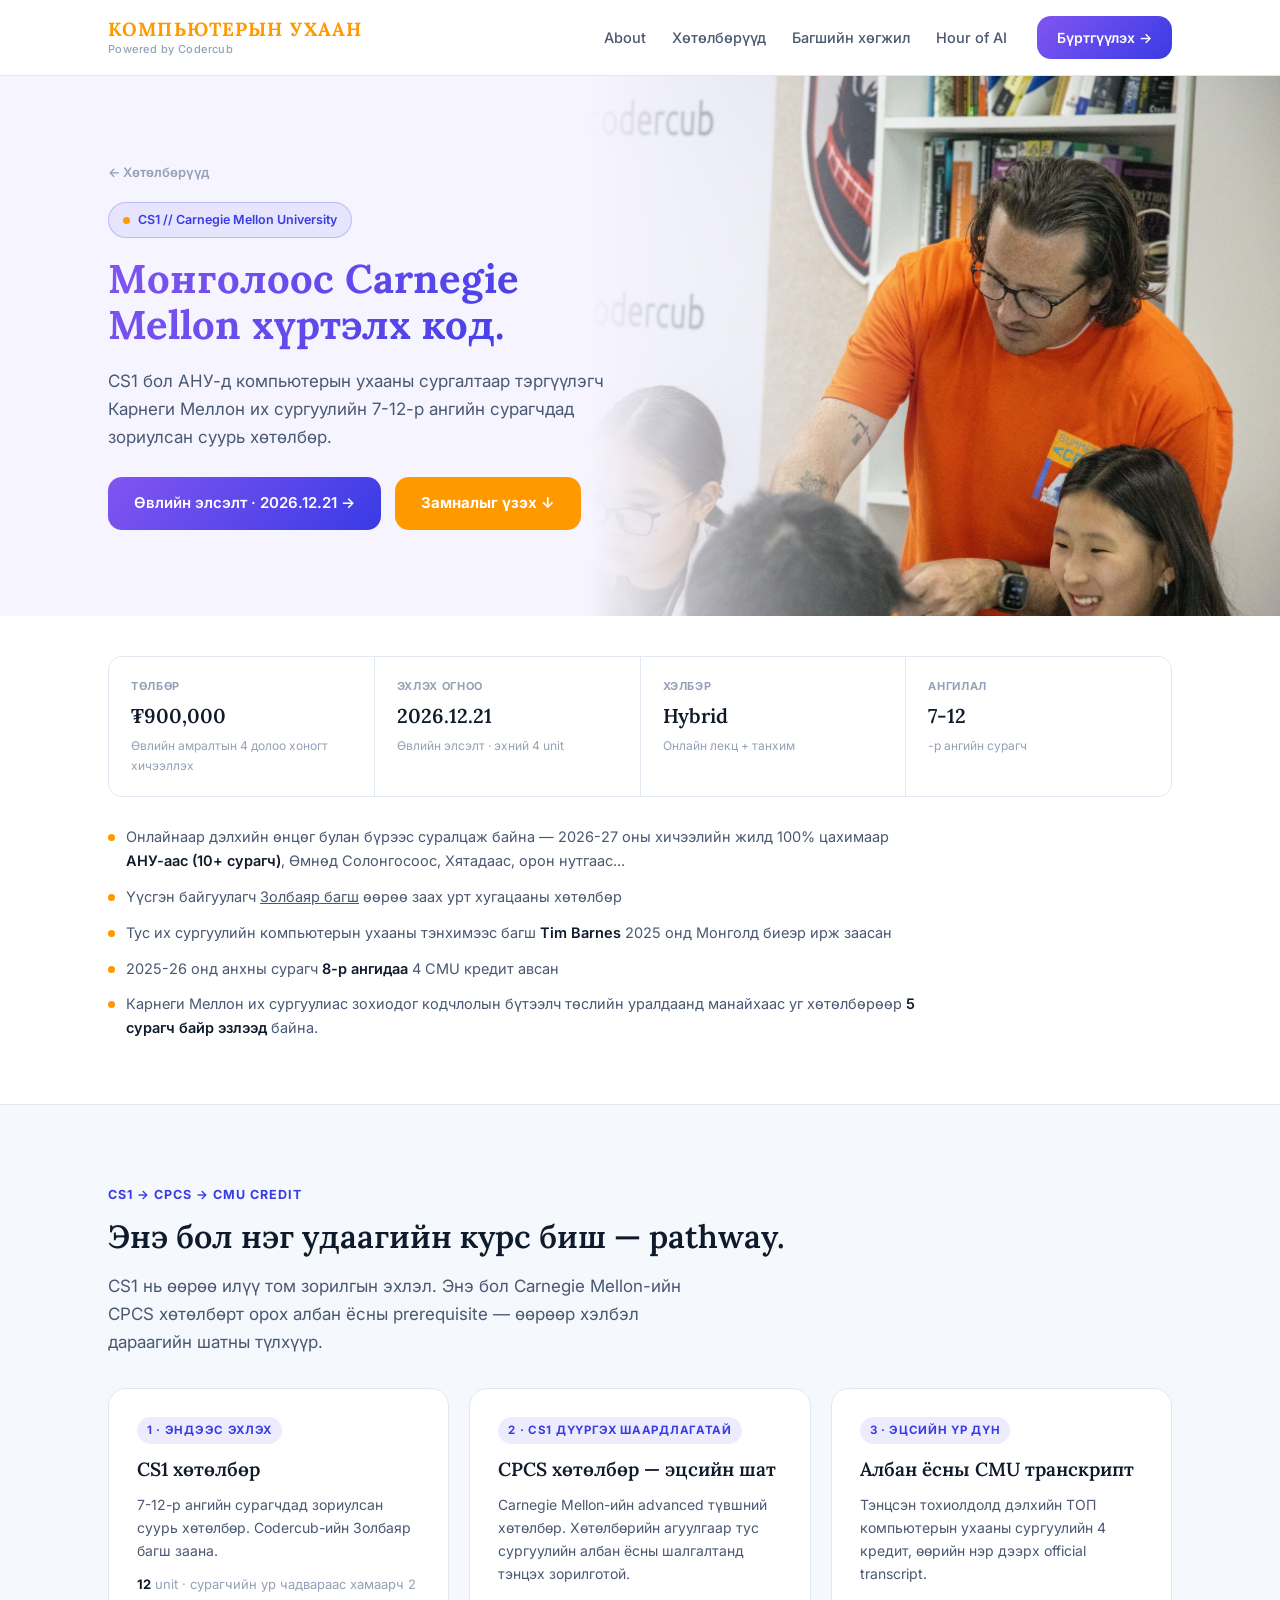
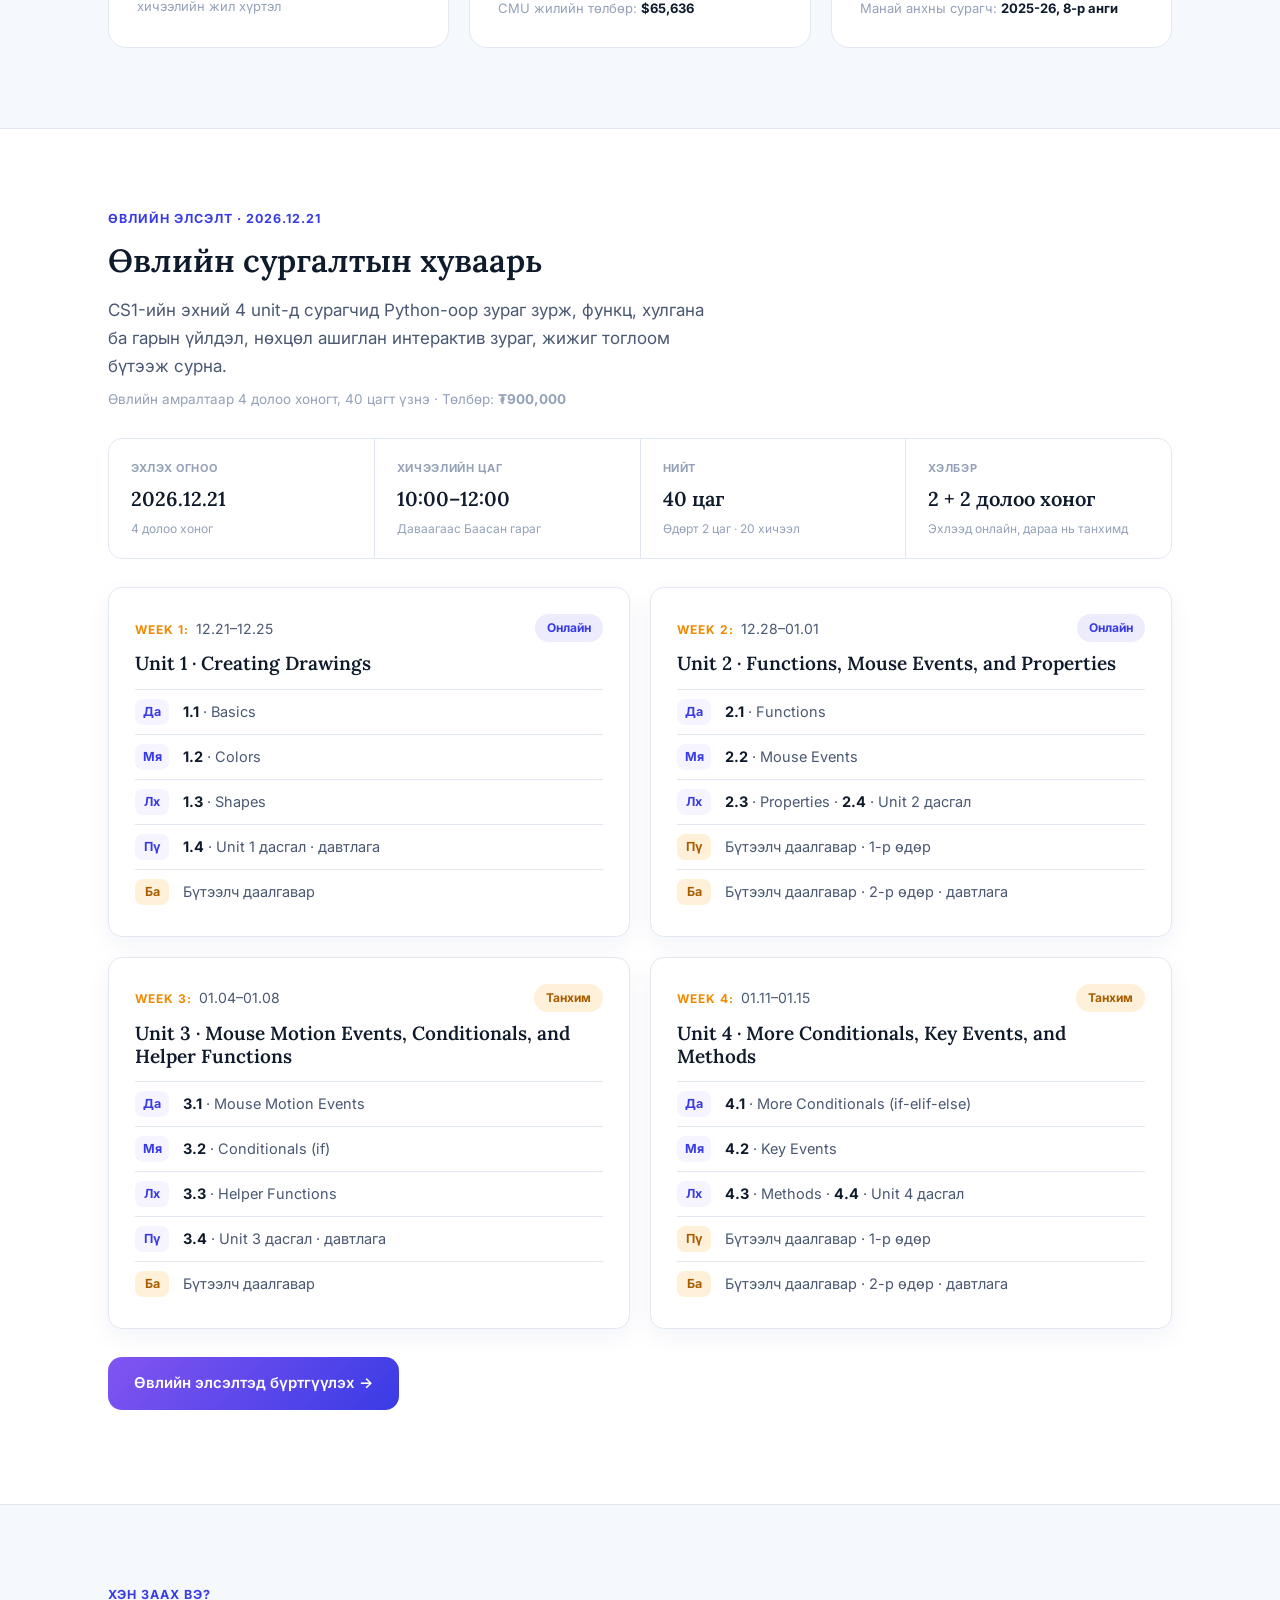
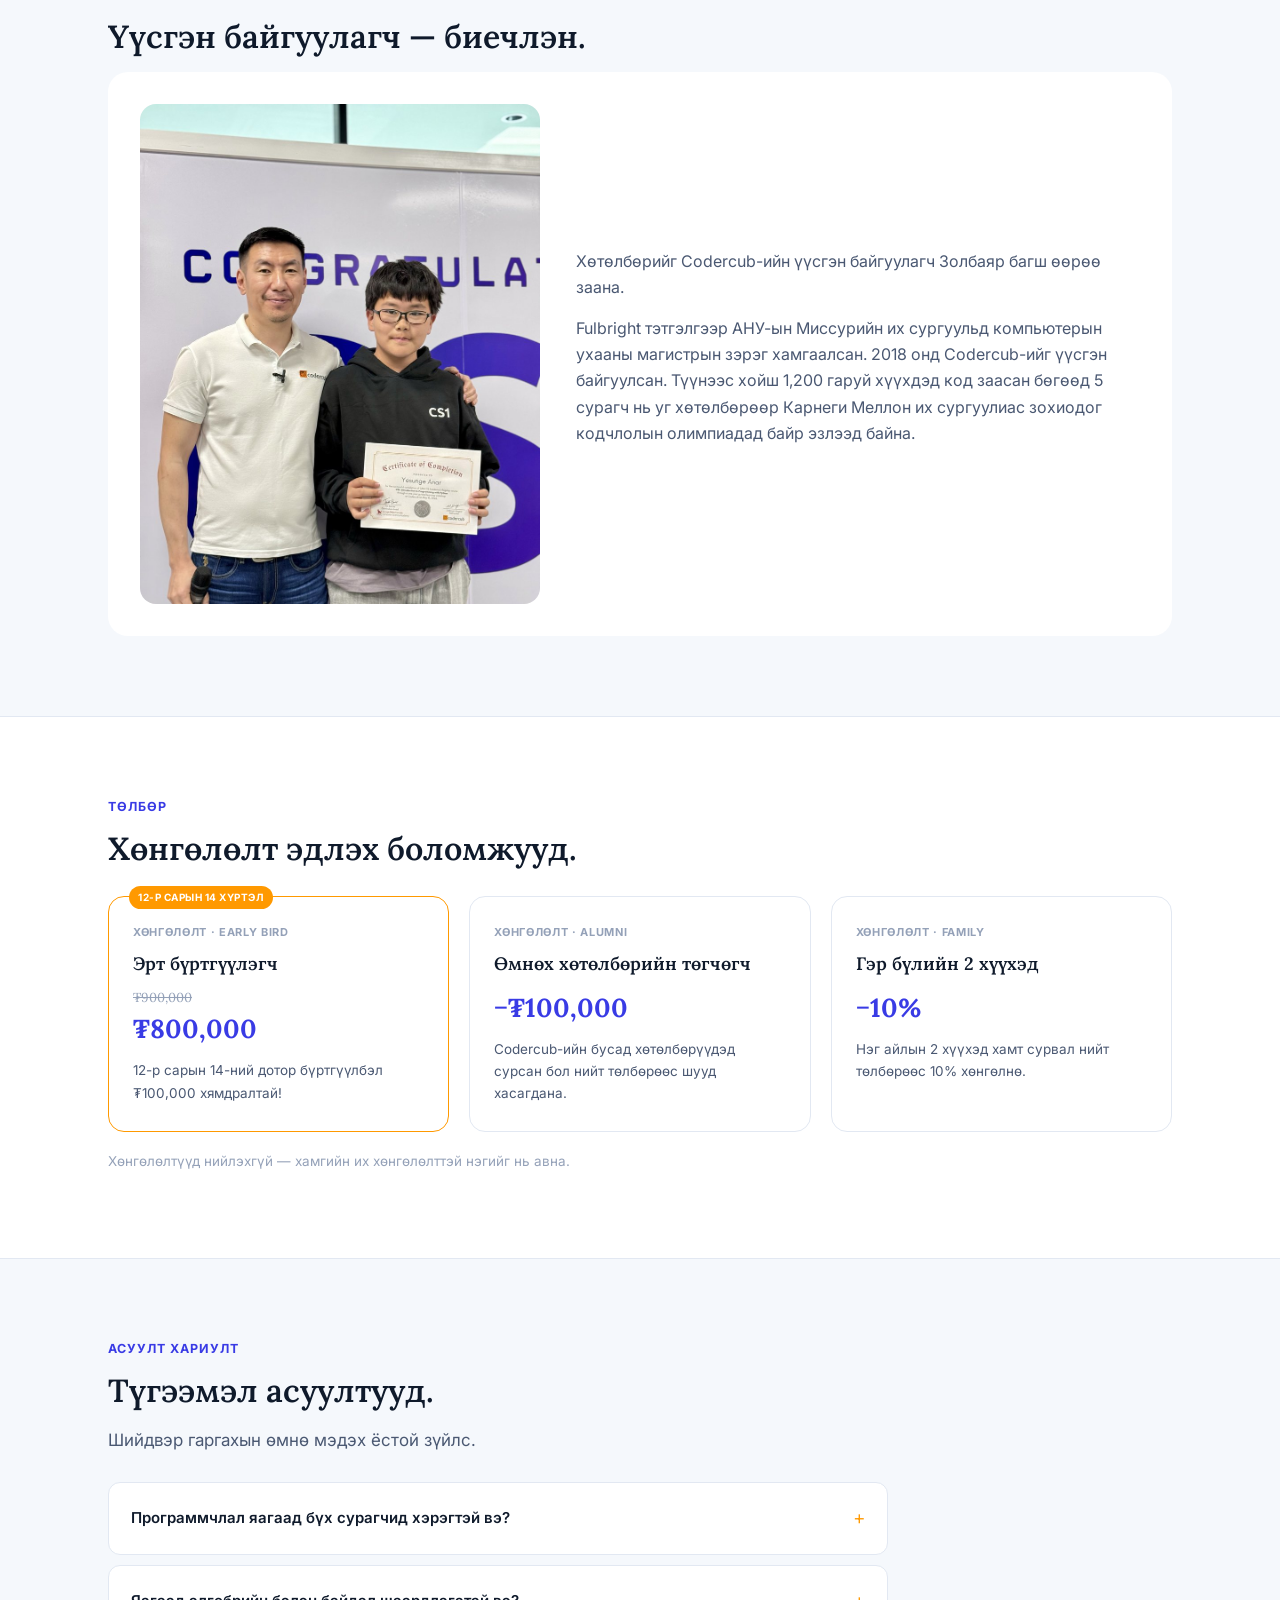
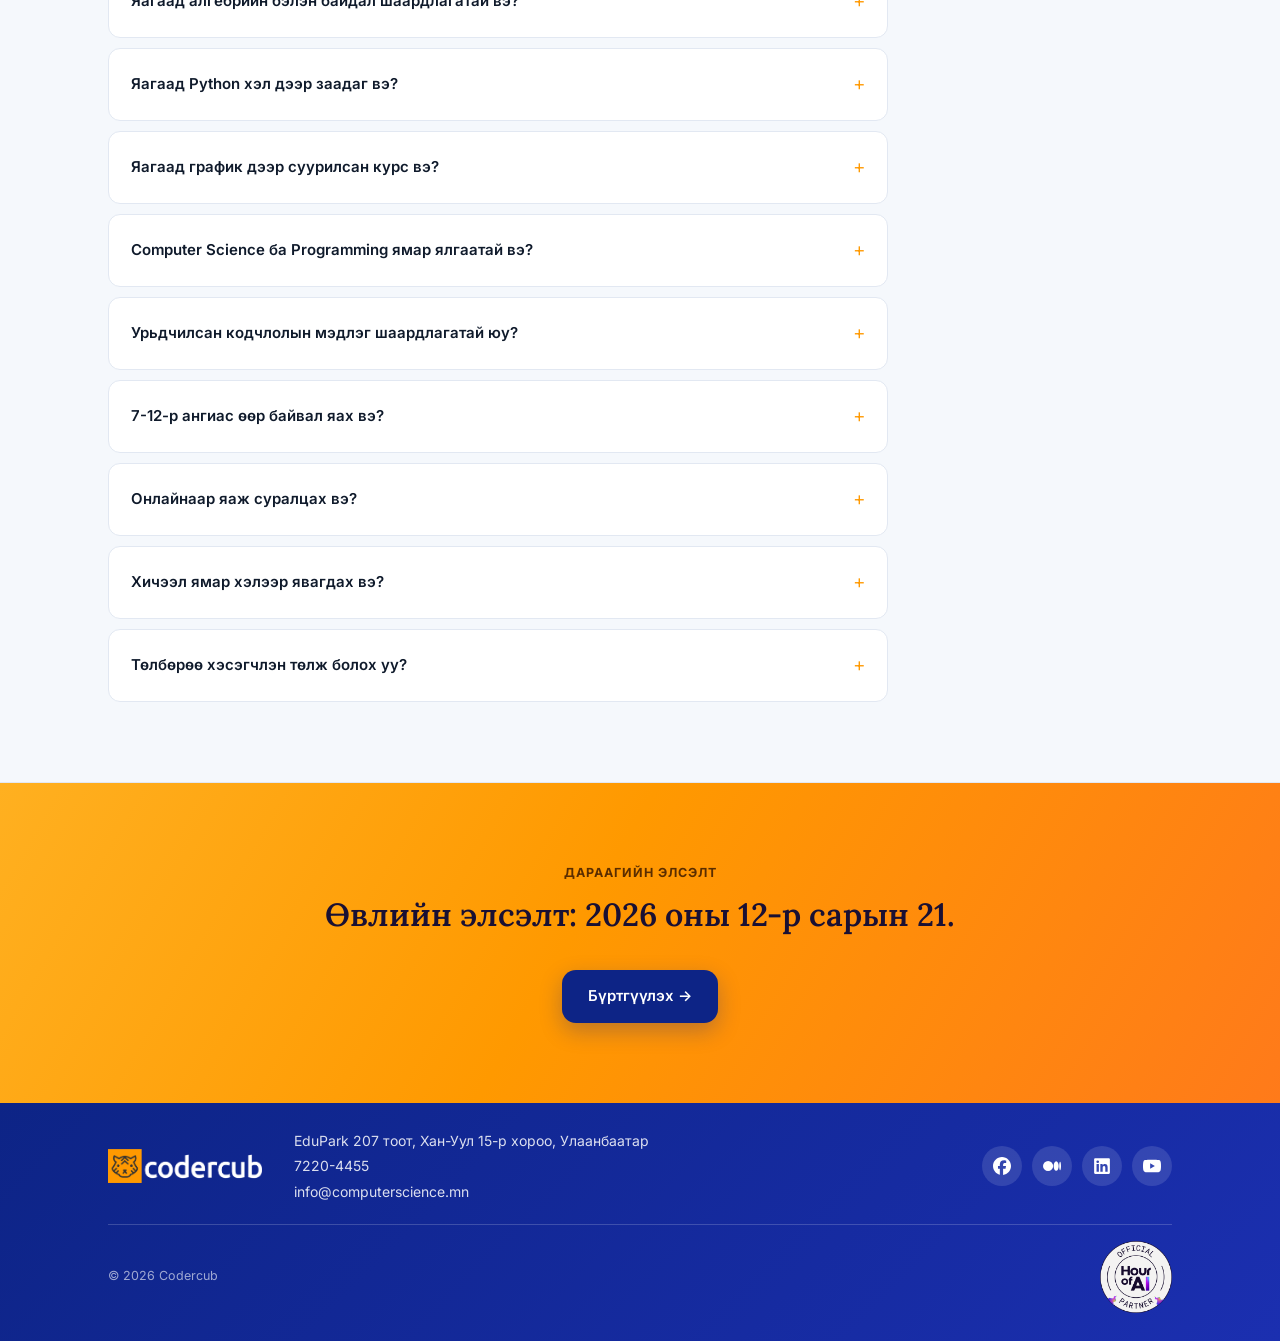
<file: cs1/index.html>
<!DOCTYPE html>
<html lang="mn">
<head>
<meta charset="UTF-8">
<meta name="viewport" content="width=device-width, initial-scale=1.0">
<title>CS1 — Carnegie Mellon замнал | Компьютерын ухаан | Codercub</title>
<meta name="description" content="Codercub-ийн CS1 хөтөлбөр — Carnegie Mellon-ийн CPCS хөтөлбөр рүү орох эхний шат. 12 unit, 7-12-р ангийн сурагчдад.">
<link rel="canonical" href="https://computerscience.mn/cs1/">
<meta property="og:type" content="website">
<meta property="og:site_name" content="Компьютерын ухаан | Codercub">
<meta property="og:locale" content="mn_MN">
<meta property="og:title" content="CS1 — Carnegie Mellon замнал | Компьютерын ухаан | Codercub">
<meta property="og:description" content="Codercub-ийн CS1 хөтөлбөр — Carnegie Mellon-ийн CPCS хөтөлбөр рүү орох эхний шат. 12 unit, 7-12-р ангийн сурагчдад.">
<meta property="og:url" content="https://computerscience.mn/cs1/">
<meta property="og:image" content="https://computerscience.mn/assets/images/og-image-codercub.jpg">
<meta property="og:image:width" content="1200">
<meta property="og:image:height" content="630">
<meta name="twitter:card" content="summary_large_image">
<meta name="twitter:title" content="CS1 — Carnegie Mellon замнал | Компьютерын ухаан | Codercub">
<meta name="twitter:description" content="Codercub-ийн CS1 хөтөлбөр — Carnegie Mellon-ийн CPCS хөтөлбөр рүү орох эхний шат. 12 unit, 7-12-р ангийн сурагчдад.">
<meta name="twitter:image" content="https://computerscience.mn/assets/images/og-image-codercub.jpg">
<link rel="preconnect" href="https://fonts.googleapis.com">
<link rel="preconnect" href="https://fonts.gstatic.com" crossorigin>
<link href="https://fonts.googleapis.com/css2?family=Lora:wght@500;600;700&family=Inter:wght@400;500;600;700&display=swap" rel="stylesheet">
<link rel="stylesheet" href="../assets/css/style.css?v=18">
<link rel="icon" href="../favicon.ico" sizes="48x48">
<link rel="icon" type="image/png" sizes="32x32" href="../assets/images/favicon-32.png">
<link rel="icon" type="image/png" sizes="192x192" href="../assets/images/icon-192.png">
<link rel="apple-touch-icon" href="../assets/images/apple-touch-icon.png">
</head>
<body>

<header>
  <nav>
    <a href="../" class="brand"><span class="brand-text"><span class="brand-title">КОМПЬЮТЕРЫН УХААН</span><span class="brand-sub">Powered by Codercub</span></span></a>
    <div class="navlinks" id="navlinks">
      <div class="links">
        <a class="link" href="../about/">About</a>
        <a class="link" href="../programs/">Хөтөлбөрүүд</a>
        <a class="link" href="../pd/">Багшийн хөгжил</a>
        <a class="link" href="../hourofai/">Hour of AI</a>
      </div>
      <a class="nav-cta" href="../register/">Бүртгүүлэх →</a>
      <button class="nav-toggle" id="navToggle" aria-label="Цэс" aria-expanded="false">
        <svg viewBox="0 0 24 24" fill="none" stroke="currentColor" stroke-width="2" stroke-linecap="round"><line x1="3" y1="6" x2="21" y2="6"/><line x1="3" y1="12" x2="21" y2="12"/><line x1="3" y1="18" x2="21" y2="18"/></svg>
      </button>
    </div>
  </nav>
</header>

<!-- PAGE HERO -->
<section class="page-hero">
  <div class="ph-bg"><img src="../assets/images/cs1-hero.jpg" alt="Carnegie Mellon-ийн багш Codercub-ийн сурагчдад хичээл зааж буй нь" style="object-position:center 72%;"></div>
  <div class="wrap">
    <div class="ph-inner">
      <a class="backlink" href="../programs/">← Хөтөлбөрүүд</a>
      <div class="hero-tag"><span class="dot"></span>CS1 // Carnegie Mellon University</div>
      <h1>Монголоос Carnegie Mellon хүртэлх код.</h1>
      <p class="lede">CS1 бол АНУ-д компьютерын ухааны сургалтаар тэргүүлэгч Карнеги Меллон их сургуулийн 7-12-р ангийн сурагчдад зориулсан суурь хөтөлбөр.</p>
      <div class="hero-ctas">
        <a class="btn-primary" href="#winter">Өвлийн элсэлт · 2026.12.21 →</a>
        <a class="btn-orange" href="#pathway">Замналыг үзэх ↓</a>
      </div>
    </div>
  </div>
</section>

<!-- QUICK FACTS + TRUST -->
<section class="border-b" style="padding:40px 0 64px;">
  <div class="wrap">
    <div class="qf-grid">
      <div class="qf-item"><span class="qf-label">Төлбөр</span><span class="qf-value">₮900,000</span><span class="qf-sub">Өвлийн амралтын 4 долоо хоногт хичээллэх</span></div>
      <div class="qf-item"><span class="qf-label">Эхлэх огноо</span><span class="qf-value">2026.12.21</span><span class="qf-sub">Өвлийн элсэлт · эхний 4 unit</span></div>
      <div class="qf-item"><span class="qf-label">Хэлбэр</span><span class="qf-value">Hybrid</span><span class="qf-sub">Онлайн лекц + танхим</span></div>
      <div class="qf-item"><span class="qf-label">Ангилал</span><span class="qf-value">7-12</span><span class="qf-sub">-р ангийн сурагч</span></div>
    </div>
    <ul class="trust-list">
      <li><span>Онлайнаар дэлхийн өнцөг булан бүрээс суралцаж байна — 2026-27 оны хичээлийн жилд 100% цахимаар <b>АНУ-аас (10+ сурагч)</b>, Өмнөд Солонгосоос, Хятадаас, орон нутгаас...</span></li>
      <li><span>Үүсгэн байгуулагч <a href="../about/" style="text-decoration:underline;">Золбаяр багш</a> өөрөө заах урт хугацааны хөтөлбөр</span></li>
      <li><span>Тус их сургуулийн компьютерын ухааны тэнхимээс багш <b>Tim Barnes</b> 2025 онд Монголд биеэр ирж заасан</span></li>
      <li><span>2025-26 онд анхны сурагч <b>8-р ангидаа</b> 4 CMU кредит авсан</span></li>
      <li><span>Карнеги Меллон их сургуулиас зохиодог кодчлолын бүтээлч төслийн уралдаанд манайхаас уг хөтөлбөрөөр <b>5 сурагч байр эзлээд</b> байна.</span></li>
    </ul>
  </div>
</section>

<!-- PATHWAY -->
<section class="section-soft border-b" id="pathway">
  <div class="wrap">
    <div class="eyebrow">CS1 → CPCS → CMU CREDIT</div>
    <h2 class="reveal">Энэ бол нэг удаагийн курс биш — pathway.</h2>
    <p class="lede reveal">CS1 нь өөрөө илүү том зорилгын эхлэл. Энэ бол Carnegie Mellon-ийн CPCS хөтөлбөрт орох албан ёсны prerequisite — өөрөөр хэлбэл дараагийн шатны түлхүүр.</p>
    <div class="prog-grid prog-grid--3" style="margin-top:32px;">
      <div class="prog-card reveal">
        <span class="tag">1 · Эндээс эхлэх</span>
        <h3>CS1 хөтөлбөр</h3>
        <p>7-12-р ангийн сурагчдад зориулсан суурь хөтөлбөр. Codercub-ийн Золбаяр багш заана.</p>
        <p style="font-size:13px; color:var(--text-faint);"><b style="color:var(--text);">12</b> unit · сурагчийн ур чадвараас хамаарч 2 хичээлийн жил хүртэл</p>
      </div>
      <div class="prog-card reveal">
        <span class="tag">2 · CS1 дүүргэх шаардлагатай</span>
        <h3>CPCS хөтөлбөр — эцсийн шат</h3>
        <p>Carnegie Mellon-ийн advanced түвшний хөтөлбөр. Хөтөлбөрийн агуулгаар тус сургуулийн албан ёсны шалгалтанд тэнцэх зорилготой.</p>
        <p style="font-size:13px; color:var(--text-faint);">CMU жилийн төлбөр: <b style="color:var(--text);">$65,636</b></p>
      </div>
      <div class="prog-card reveal">
        <span class="tag">3 · Эцсийн үр дүн</span>
        <h3>Албан ёсны CMU транскрипт</h3>
        <p>Тэнцсэн тохиолдолд дэлхийн ТОП компьютерын ухааны сургуулийн 4 кредит, өөрийн нэр дээрх official transcript.</p>
        <p style="font-size:13px; color:var(--text-faint);">Манай анхны сурагч: <b style="color:var(--text);">2025-26, 8-р анги</b></p>
      </div>
    </div>
  </div>
</section>

<!-- WINTER INTAKE -->
<section class="border-b" id="winter">
  <div class="wrap">
    <div class="eyebrow">Өвлийн элсэлт · 2026.12.21</div>
    <h2 class="reveal">Өвлийн сургалтын хуваарь</h2>
    <p class="lede reveal">CS1-ийн эхний 4 unit-д сурагчид Python-оор зураг зурж, функц, хулгана ба гарын үйлдэл, нөхцөл ашиглан интерактив зураг, жижиг тоглоом бүтээж сурна.</p>
    <p class="price-note reveal" style="margin-top:-6px;">Өвлийн амралтаар 4 долоо хоногт, 40 цагт үзнэ · Төлбөр: <b>₮900,000</b></p>
    <div class="qf-grid reveal" style="margin-top:28px;">
      <div class="qf-item"><span class="qf-label">Эхлэх огноо</span><span class="qf-value">2026.12.21</span><span class="qf-sub">4 долоо хоног</span></div>
      <div class="qf-item"><span class="qf-label">Хичээлийн цаг</span><span class="qf-value">10:00–12:00</span><span class="qf-sub">Даваагаас Баасан гараг</span></div>
      <div class="qf-item"><span class="qf-label">Нийт</span><span class="qf-value">40 цаг</span><span class="qf-sub">Өдөрт 2 цаг · 20 хичээл</span></div>
      <div class="qf-item"><span class="qf-label">Хэлбэр</span><span class="qf-value">2 + 2 долоо хоног</span><span class="qf-sub">Эхлээд онлайн, дараа нь танхимд</span></div>
    </div>
    <div class="wk-grid">
      <div class="wk-card reveal">
        <div class="wk-head"><span class="wk-week">WEEK 1:<span class="wk-dates">12.21–12.25</span></span><span class="wk-badge wk-badge--online">Онлайн</span></div>
        <h3>Unit 1 · Creating Drawings</h3>
        <ul class="wk-days">
          <li><span class="wk-d">Да</span><span class="wk-t"><b>1.1</b> · Basics</span></li>
          <li><span class="wk-d">Мя</span><span class="wk-t"><b>1.2</b> · Colors</span></li>
          <li><span class="wk-d">Лх</span><span class="wk-t"><b>1.3</b> · Shapes</span></li>
          <li><span class="wk-d">Пү</span><span class="wk-t"><b>1.4</b> · Unit 1 дасгал · давтлага</span></li>
          <li class="wk-creative"><span class="wk-d">Ба</span><span class="wk-t">Бүтээлч даалгавар</span></li>
        </ul>
      </div>
      <div class="wk-card reveal">
        <div class="wk-head"><span class="wk-week">WEEK 2:<span class="wk-dates">12.28–01.01</span></span><span class="wk-badge wk-badge--online">Онлайн</span></div>
        <h3>Unit 2 · Functions, Mouse Events, and Properties</h3>
        <ul class="wk-days">
          <li><span class="wk-d">Да</span><span class="wk-t"><b>2.1</b> · Functions</span></li>
          <li><span class="wk-d">Мя</span><span class="wk-t"><b>2.2</b> · Mouse Events</span></li>
          <li><span class="wk-d">Лх</span><span class="wk-t"><b>2.3</b> · Properties · <b>2.4</b> · Unit 2 дасгал</span></li>
          <li class="wk-creative"><span class="wk-d">Пү</span><span class="wk-t">Бүтээлч даалгавар · 1-р өдөр</span></li>
          <li class="wk-creative"><span class="wk-d">Ба</span><span class="wk-t">Бүтээлч даалгавар · 2-р өдөр · давтлага</span></li>
        </ul>
      </div>
      <div class="wk-card reveal">
        <div class="wk-head"><span class="wk-week">WEEK 3:<span class="wk-dates">01.04–01.08</span></span><span class="wk-badge wk-badge--class">Танхим</span></div>
        <h3>Unit 3 · Mouse Motion Events, Conditionals, and Helper Functions</h3>
        <ul class="wk-days">
          <li><span class="wk-d">Да</span><span class="wk-t"><b>3.1</b> · Mouse Motion Events</span></li>
          <li><span class="wk-d">Мя</span><span class="wk-t"><b>3.2</b> · Conditionals (if)</span></li>
          <li><span class="wk-d">Лх</span><span class="wk-t"><b>3.3</b> · Helper Functions</span></li>
          <li><span class="wk-d">Пү</span><span class="wk-t"><b>3.4</b> · Unit 3 дасгал · давтлага</span></li>
          <li class="wk-creative"><span class="wk-d">Ба</span><span class="wk-t">Бүтээлч даалгавар</span></li>
        </ul>
      </div>
      <div class="wk-card reveal">
        <div class="wk-head"><span class="wk-week">WEEK 4:<span class="wk-dates">01.11–01.15</span></span><span class="wk-badge wk-badge--class">Танхим</span></div>
        <h3>Unit 4 · More Conditionals, Key Events, and Methods</h3>
        <ul class="wk-days">
          <li><span class="wk-d">Да</span><span class="wk-t"><b>4.1</b> · More Conditionals (if-elif-else)</span></li>
          <li><span class="wk-d">Мя</span><span class="wk-t"><b>4.2</b> · Key Events</span></li>
          <li><span class="wk-d">Лх</span><span class="wk-t"><b>4.3</b> · Methods · <b>4.4</b> · Unit 4 дасгал</span></li>
          <li class="wk-creative"><span class="wk-d">Пү</span><span class="wk-t">Бүтээлч даалгавар · 1-р өдөр</span></li>
          <li class="wk-creative"><span class="wk-d">Ба</span><span class="wk-t">Бүтээлч даалгавар · 2-р өдөр · давтлага</span></li>
        </ul>
      </div>
    </div>
    <p style="margin-top:28px;"><a class="btn-primary" href="../register/?program=cs1">Өвлийн элсэлтэд бүртгүүлэх →</a></p>
  </div>
</section>

<!-- TEACHER -->
<section class="section-soft border-b" id="teacher">
  <div class="wrap">
    <div class="eyebrow">Хэн заах вэ?</div>
    <h2 class="reveal">Үүсгэн байгуулагч — биечлэн.</h2>
    <div class="bio-card bio-card--founder reveal" style="background:#fff;">
      <img src="../assets/images/cs1-teacher.jpg" alt="Золбаяр багш CS1 хөтөлбөр дүүргэсэн сурагчдаа гэрчилгээтэй нь хамт" width="900" height="1125" style="width:100%;height:auto;border-radius:16px;display:block;" loading="lazy">
      <div>
        <p>Хөтөлбөрийг Codercub-ийн үүсгэн байгуулагч Золбаяр багш өөрөө заана.</p>
        <p>Fulbright тэтгэлгээр АНУ-ын Миссурийн их сургуульд компьютерын ухааны магистрын зэрэг хамгаалсан. 2018 онд Codercub-ийг үүсгэн байгуулсан. Түүнээс хойш 1,200 гаруй хүүхдэд код заасан бөгөөд 5 сурагч нь уг хөтөлбөрөөр Карнеги Меллон их сургуулиас зохиодог кодчлолын олимпиадад байр эзлээд байна.</p>
      </div>
    </div>
  </div>
</section>

<!-- PRICING -->
<section class="border-b" id="pricing">
  <div class="wrap">
    <div class="eyebrow">Төлбөр</div>
    <h2 class="reveal">Хөнгөлөлт эдлэх боломжууд.</h2>
    <div class="price-grid">
      <div class="price-card promo reveal" style="margin-top:0;"><span class="ptag">Хөнгөлөлт · Early Bird</span><span class="pname">Эрт бүртгүүлэгч</span><span class="pamt"><span class="strike">₮900,000</span>₮800,000</span><p>12-р сарын 14-ний дотор бүртгүүлбэл ₮100,000 хямдралтай!</p></div>
      <div class="price-card reveal"><span class="ptag">Хөнгөлөлт · Alumni</span><span class="pname">Өмнөх хөтөлбөрийн төгчөгч</span><span class="pamt">−₮100,000</span><p>Codercub-ийн бусад хөтөлбөрүүдэд сурсан бол нийт төлбөрөөс шууд хасагдана.</p></div>
      <div class="price-card reveal"><span class="ptag">Хөнгөлөлт · Family</span><span class="pname">Гэр бүлийн 2 хүүхэд</span><span class="pamt">−10%</span><p>Нэг айлын 2 хүүхэд хамт сурвал нийт төлбөрөөс 10% хөнгөлнө.</p></div>
    </div>
    <p class="price-note reveal" style="margin-top:18px;">Хөнгөлөлтүүд нийлэхгүй — хамгийн их хөнгөлөлттэй нэгийг нь авна.</p>
  </div>
</section>

<!-- FAQ -->
<section class="section-soft border-b" id="faq">
  <div class="wrap">
    <div class="eyebrow">Асуулт хариулт</div>
    <h2 class="reveal">Түгээмэл асуултууд.</h2>
    <p class="lede reveal">Шийдвэр гаргахын өмнө мэдэх ёстой зүйлс.</p>
    <div class="faq-list">
  <details class="faq-item reveal">
    <summary>Программчлал яагаад бүх сурагчид хэрэгтэй вэ?<span class="plus">+</span></summary>
    <div class="faq-a">Программчлал нь асуудал шийдвэрлэх чадвар, бүтээлч сэтгэлгээ, ерөнхий тооцооллын ур чадварыг хөгжүүлдэг — эдгээр нь ирээдүйд ямар ч мэргэжил сонгосон хэрэгтэй болох суурь ур чадвар юм.</div>
  </details>
  <details class="faq-item reveal">
    <summary>Яагаад алгебрийн бэлэн байдал шаардлагатай вэ?<span class="plus">+</span></summary>
    <div class="faq-a">Программчлал нь хийсвэрлэлийг (abstraction) шаарддаг тул алгебрт хэрэглэдэг "хувьсагч" гэдэг ойлголт программчлалын хувьсагчтай маш төстэй байдаг. Мөн график программчлалд заримдаа алгебрийн үндсэн мэдлэг шууд хэрэглэгддэг тул CMU энэ суурь шаардлагыг тавьсан байдаг.</div>
  </details>
  <details class="faq-item reveal">
    <summary>Яагаад Python хэл дээр заадаг вэ?<span class="plus">+</span></summary>
    <div class="faq-a">Python бол уншиж ойлгоход хялбар, дэлхийн коллеж болон салбарт хамгийн өргөн хэрэглэгддэг хэлүүдийн нэг. Иймд CS1-ийг дүүргэсэн сурагч цаашид коллежийн курс, бодит ажлын байранд шууд ашиглагдах чадвартай кодын хэлээр суралцсан байдаг.</div>
  </details>
  <details class="faq-item reveal">
    <summary>Яагаад график дээр суурилсан курс вэ?<span class="plus">+</span></summary>
    <div class="faq-a">График хөгжилтэй бөгөөд сурагчдад программчлалын бүтээлч талыг мэдрүүлж, өөрийн бичсэн кодын алдааг (bug) шууд нүдээр харж ойлгоход тусалдаг — энэ нь debug хийх чадварыг мэдэгдэхүйц хурдасгадаг.</div>
  </details>
  <details class="faq-item reveal">
    <summary>Computer Science ба Programming ямар ялгаатай вэ?<span class="plus">+</span></summary>
    <div class="faq-a">Computer science бол мэдээлэл, тооцооллын онолын болон шинжлэх ухааны хандлагыг судалдаг салбар, харин programming бол программ хангамжийг бодитоор зохион бүтээж, бичиж, турших гар практик ажил. CMU-ийн зүйрлэснээр: архитектор барилгын зураг төсөл гаргадаг бол барилгачин тэрхүү зурган дээр үндэслэн бодит барилгыг барьдагтай адил. CS1 хөтөлбөр programming дээр төвлөрдөг — өөрөөр хэлбэл шууд гараар хийж сурах хэсэг дээр анхаардаг.</div>
  </details>
  <details class="faq-item reveal">
    <summary>Урьдчилсан кодчлолын мэдлэг шаардлагатай юу?<span class="plus">+</span></summary>
    <div class="faq-a">Үгүй. CS1 бол суурь хөтөлбөр тул кодчлолын өмнөх мэдлэг шаардахгүй — ground-up аргачлалаар анхнаасаа зааж эхэлнэ. Гагцхүү англи хэл уншиж ойлгох, дунд шатны математикийн мэдлэгтэй байх шаардлагатай.</div>
  </details>
  <details class="faq-item reveal">
    <summary>7-12-р ангиас өөр байвал яах вэ?<span class="plus">+</span></summary>
    <div class="faq-a">Хөтөлбөр 7-12-р ангийн сурагчдад зориулагдсан. Хэрвээ онцгой бэлтгэлтэй сурагч байгаа бол бидэнтэй холбогдсоноор бид хүүхдийнх нь түвшинг тогтоох боломжтой.</div>
  </details>
  <details class="faq-item reveal">
    <summary>Онлайнаар яаж суралцах вэ?<span class="plus">+</span></summary>
    <div class="faq-a">Бие даан суралцах чадварын эзэмшсэн ахлах ангийн сурагчдын хувьд бид цаг алдахгүйгээр гэрээсээ суралцах боломжийг бүрдүүлсэн юм. Онлайн байснаар сурагч, багш хэн ч тусгай программ хангамж суулгах шаардлагагүй, Chromebook зэрэг ямар ч төхөөрөмж дээр ажиллах боломжтой платформ ашиглан, өөр өөр компьютер дээрээс ч ажлаа үргэлжлүүлэн хийх боломжтой байдаг давуу талтай.</div>
  </details>
  <details class="faq-item reveal">
    <summary>Хичээл ямар хэлээр явагдах вэ?<span class="plus">+</span></summary>
    <div class="faq-a">Лекц монгол хэл дээр явагдана. Код бичих, техникийн нэр томьёог англи хэлээр зааж сургана — учир нь CPCS болон цаашдын шатанд англи хэлний бэлэн байдал шаардлагатай болно. Хэрэв сурагч англиар тайлбар авах шаардлагатай бол англиар нэмэлт тайлбар өгнө.</div>
  </details>
  <details class="faq-item reveal">
    <summary>Төлбөрөө хэсэгчлэн төлж болох уу?<span class="plus">+</span></summary>
    <div class="faq-a">Тийм ээ, семестр тутамд хувааж төлөх боломжтой. Төлбөрийн нөхцөлийн талаар дэлгэрэнгүйг бүртгүүлэх үедээ тодруулна.</div>
  </details>
</div>
  </div>
</section>

<!-- CTA -->
<section class="cta">
  <div class="wrap">
    <div class="eyebrow" style="justify-content:center;">Дараагийн элсэлт</div>
    <h2>Өвлийн элсэлт: 2026 оны 12-р сарын 21.</h2>
    <a class="btn-primary" style="margin-top:22px;" href="../register/?program=cs1">Бүртгүүлэх →</a>
  </div>
</section>

<footer>
  <div class="wrap footer-row">
    <a class="footer-logo" href="../" aria-label="Codercub"><img src="../assets/images/codercub-logo-white.png" alt="Codercub" width="156" height="34"></a>
    <div class="footer-contact">
      <span>EduPark 207 тоот, Хан-Уул 15-р хороо, Улаанбаатар</span>
      <a href="tel:+97672204455">7220-4455</a>
      <a href="mailto:info@computerscience.mn">info@computerscience.mn</a>
    </div>
    <div class="footer-social">
      <a href="https://www.facebook.com/codercub" target="_blank" rel="noopener" aria-label="Facebook" title="Facebook"><svg viewBox="0 0 24 24" fill="currentColor" aria-hidden="true"><path d="M9.101 23.691v-7.98H6.627v-3.667h2.474v-1.58c0-4.085 1.848-5.978 5.858-5.978.401 0 .955.042 1.468.103a9 9 0 0 1 1.141.195v3.325a9 9 0 0 0-.653-.036 27 27 0 0 0-.733-.009c-.707 0-1.259.096-1.675.309a1.7 1.7 0 0 0-.679.622c-.258.42-.374.995-.374 1.752v1.297h3.919l-.386 2.103-.287 1.564h-3.246v8.245C19.396 23.238 24 18.179 24 12.044c0-6.627-5.373-12-12-12s-12 5.373-12 12c0 5.628 3.874 10.35 9.101 11.647"/></svg></a>
      <a href="https://medium.com/@codercub" target="_blank" rel="noopener" aria-label="Medium" title="Medium"><svg viewBox="0 0 24 24" fill="currentColor" aria-hidden="true"><path d="M13.54 12a6.8 6.8 0 01-6.77 6.82A6.8 6.8 0 010 12a6.8 6.8 0 016.77-6.82A6.8 6.8 0 0113.54 12zM20.96 12c0 3.54-1.51 6.42-3.38 6.42-1.87 0-3.39-2.88-3.39-6.42s1.52-6.42 3.39-6.42 3.38 2.88 3.38 6.42M24 12c0 3.17-.53 5.75-1.19 5.75-.66 0-1.19-2.58-1.19-5.75s.53-5.75 1.19-5.75C23.47 6.25 24 8.83 24 12z"/></svg></a>
      <a href="https://www.linkedin.com/company/codercub/" target="_blank" rel="noopener" aria-label="LinkedIn" title="LinkedIn"><svg viewBox="0 0 448 512" fill="currentColor" aria-hidden="true"><path d="M416 32H31.9C14.3 32 0 46.5 0 64.3v383.4C0 465.5 14.3 480 31.9 480H416c17.6 0 32-14.5 32-32.3V64.3c0-17.8-14.4-32.3-32-32.3M135.4 416H69V202.2h66.5V416zM102.2 96a38.5 38.5 0 1 1 0 77 38.5 38.5 0 1 1 0-77m282.1 320h-66.4V312c0-24.8-.5-56.7-34.5-56.7-34.6 0-39.9 27-39.9 54.9V416h-66.4V202.2h63.7v29.2h.9c8.9-16.8 30.6-34.5 62.9-34.5 67.2 0 79.7 44.3 79.7 101.9z"/></svg></a>
      <a href="https://www.youtube.com/@codercub" target="_blank" rel="noopener" aria-label="YouTube" title="YouTube"><svg viewBox="0 0 24 24" fill="currentColor" aria-hidden="true"><path d="M23.498 6.186a3.02 3.02 0 0 0-2.122-2.136C19.505 3.545 12 3.545 12 3.545s-7.505 0-9.377.505A3.02 3.02 0 0 0 .502 6.186C0 8.07 0 12 0 12s0 3.93.502 5.814a3.02 3.02 0 0 0 2.122 2.136c1.871.505 9.376.505 9.376.505s7.505 0 9.377-.505a3.02 3.02 0 0 0 2.122-2.136C24 15.93 24 12 24 12s0-3.93-.502-5.814M9.545 15.568V8.432L15.818 12z"/></svg></a>
    </div>
  </div>
  <div class="wrap"><div class="footer-bottom"><span>© <span id="year">2026</span> Codercub</span><span class="footer-badge"><img src="../assets/images/hour-of-ai-partner.png" alt="Hour of AI — Official Partner" width="72" height="72" loading="lazy"></span></div></div>
</footer>
<script src="../assets/js/script.js?v=3"></script>
</body>
</html>
</file>
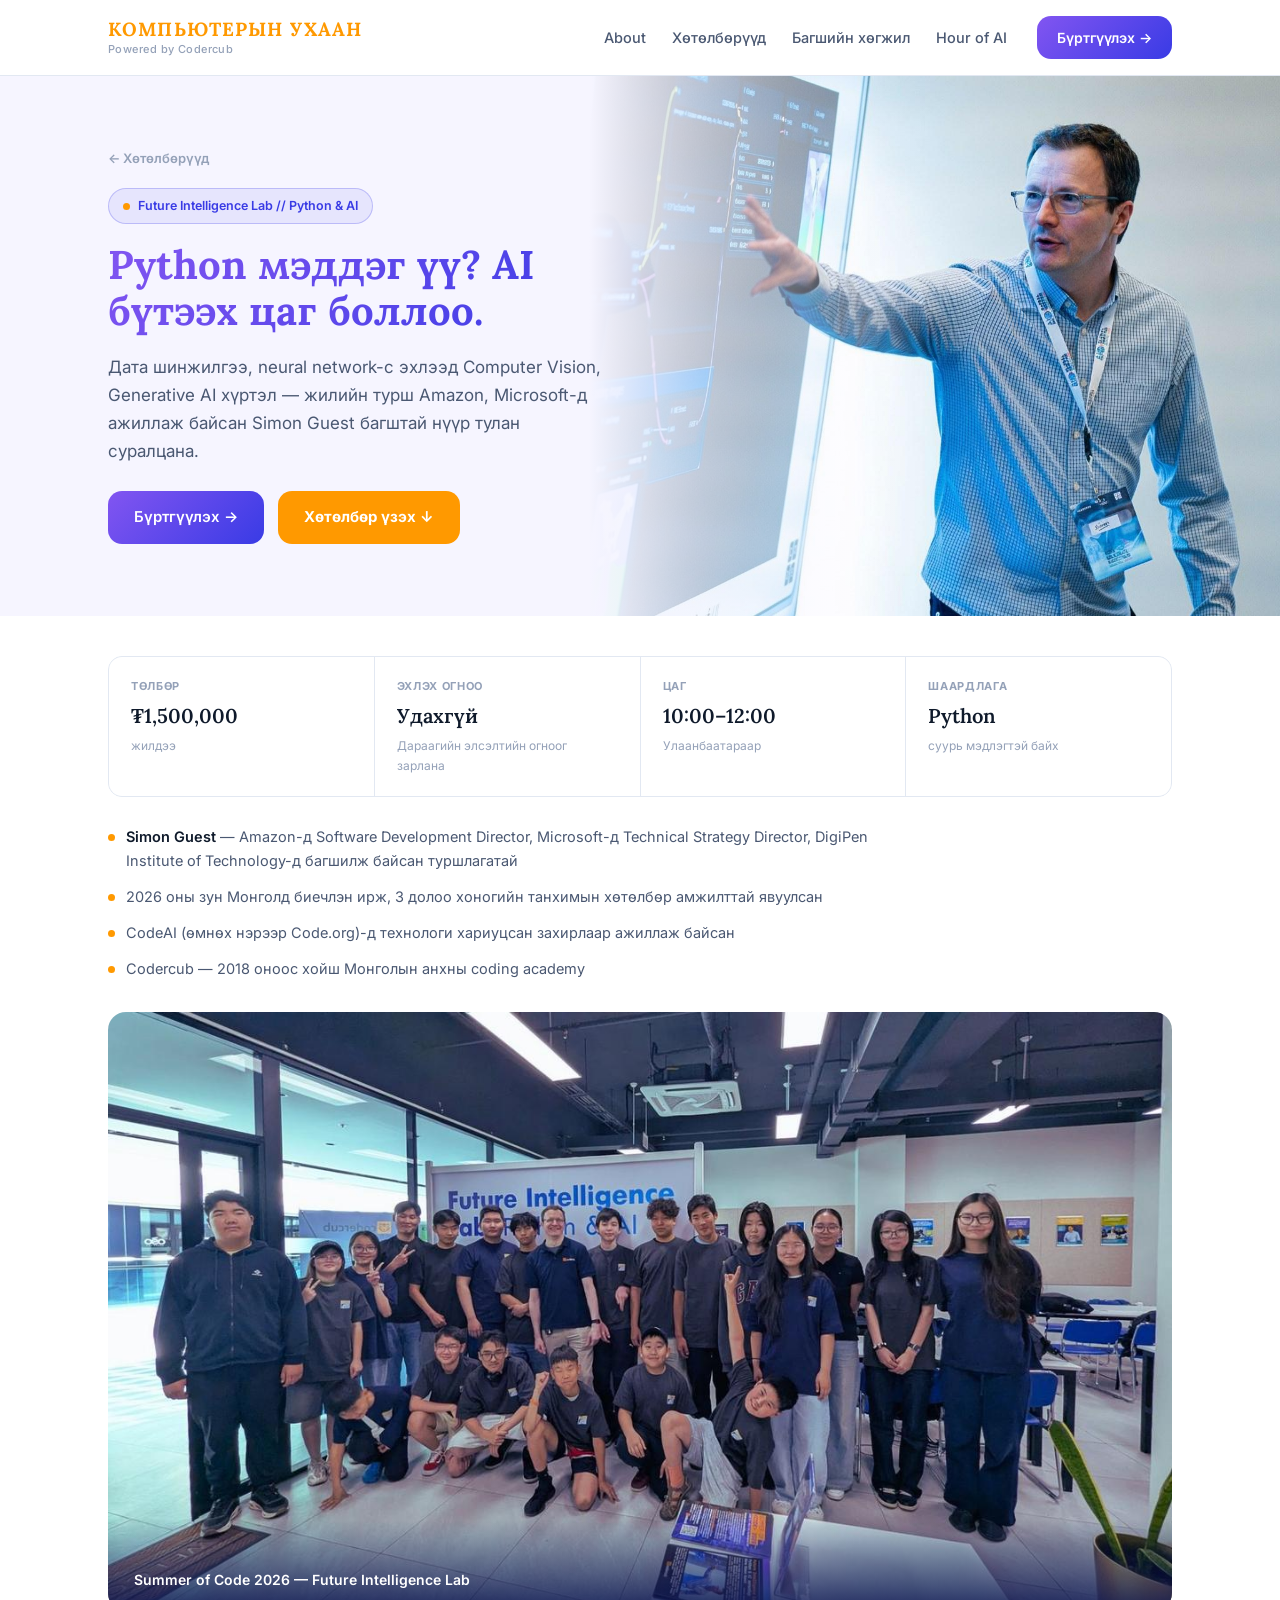
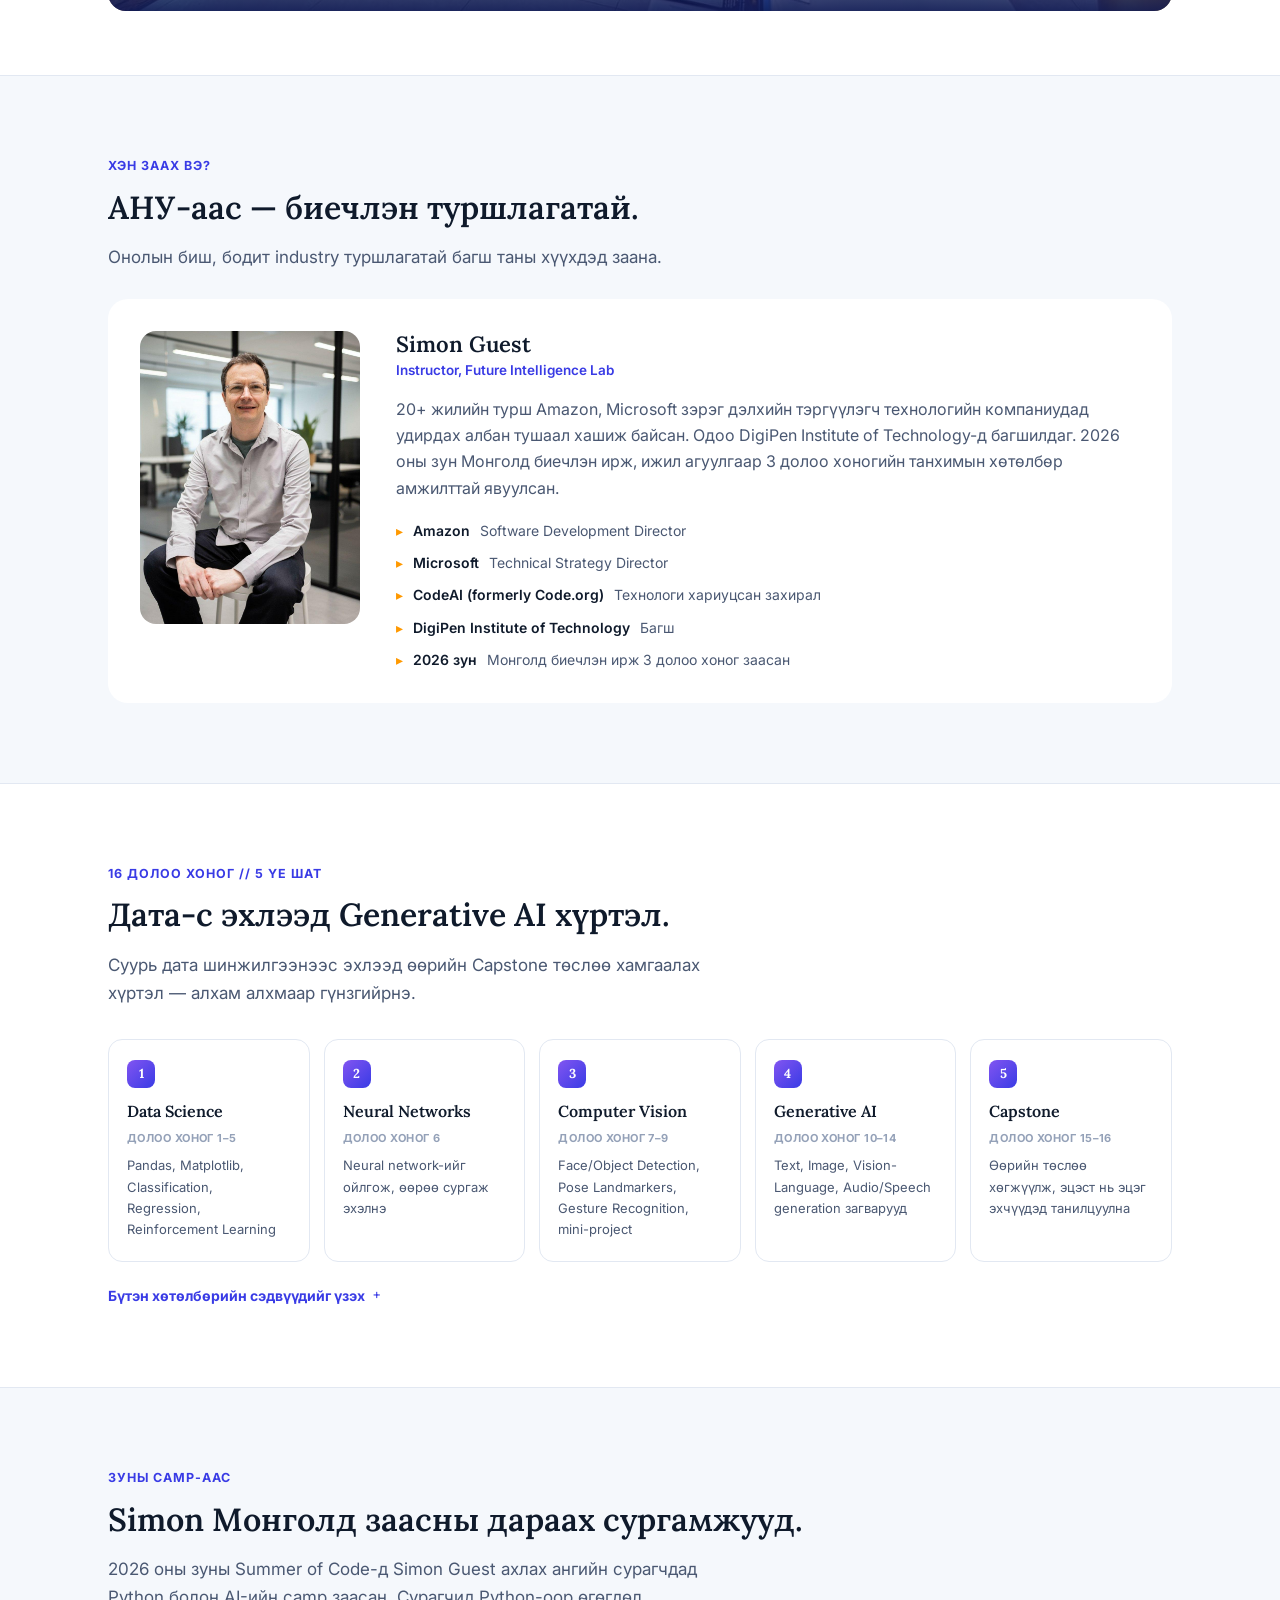
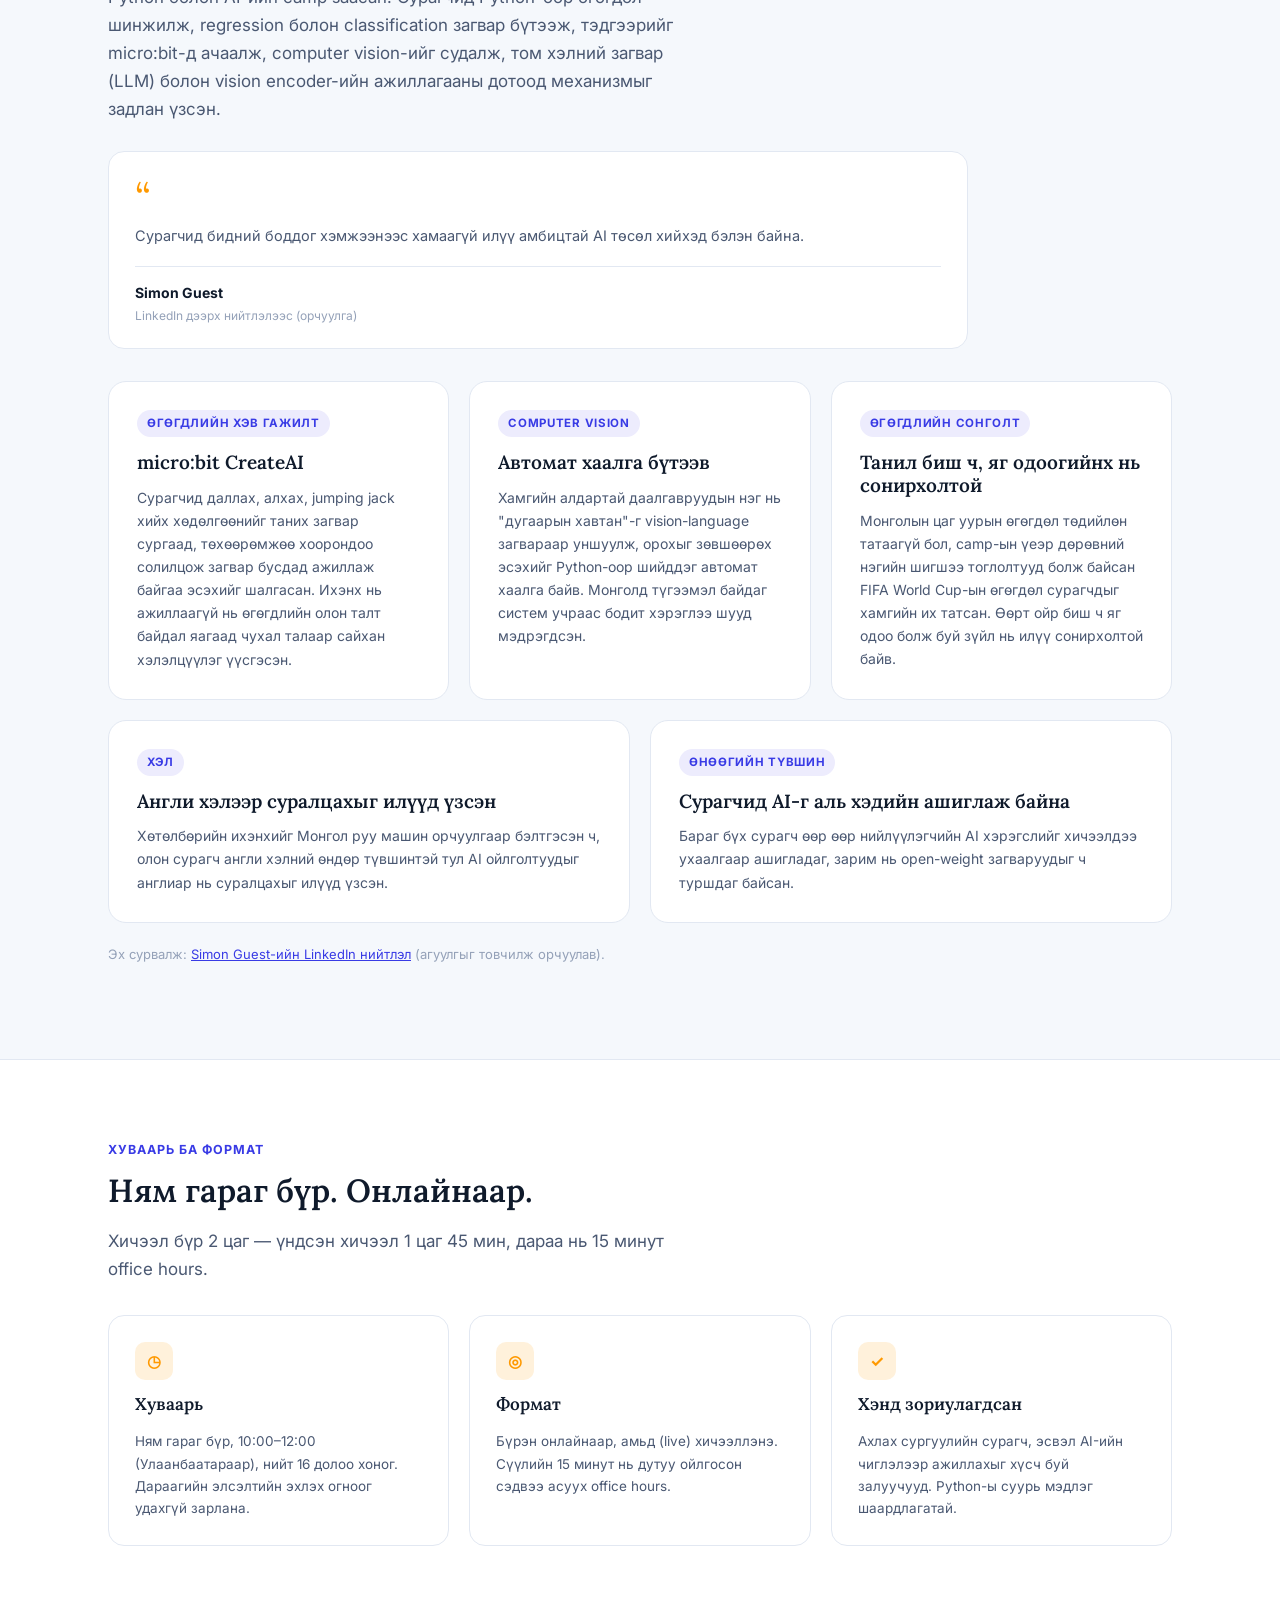
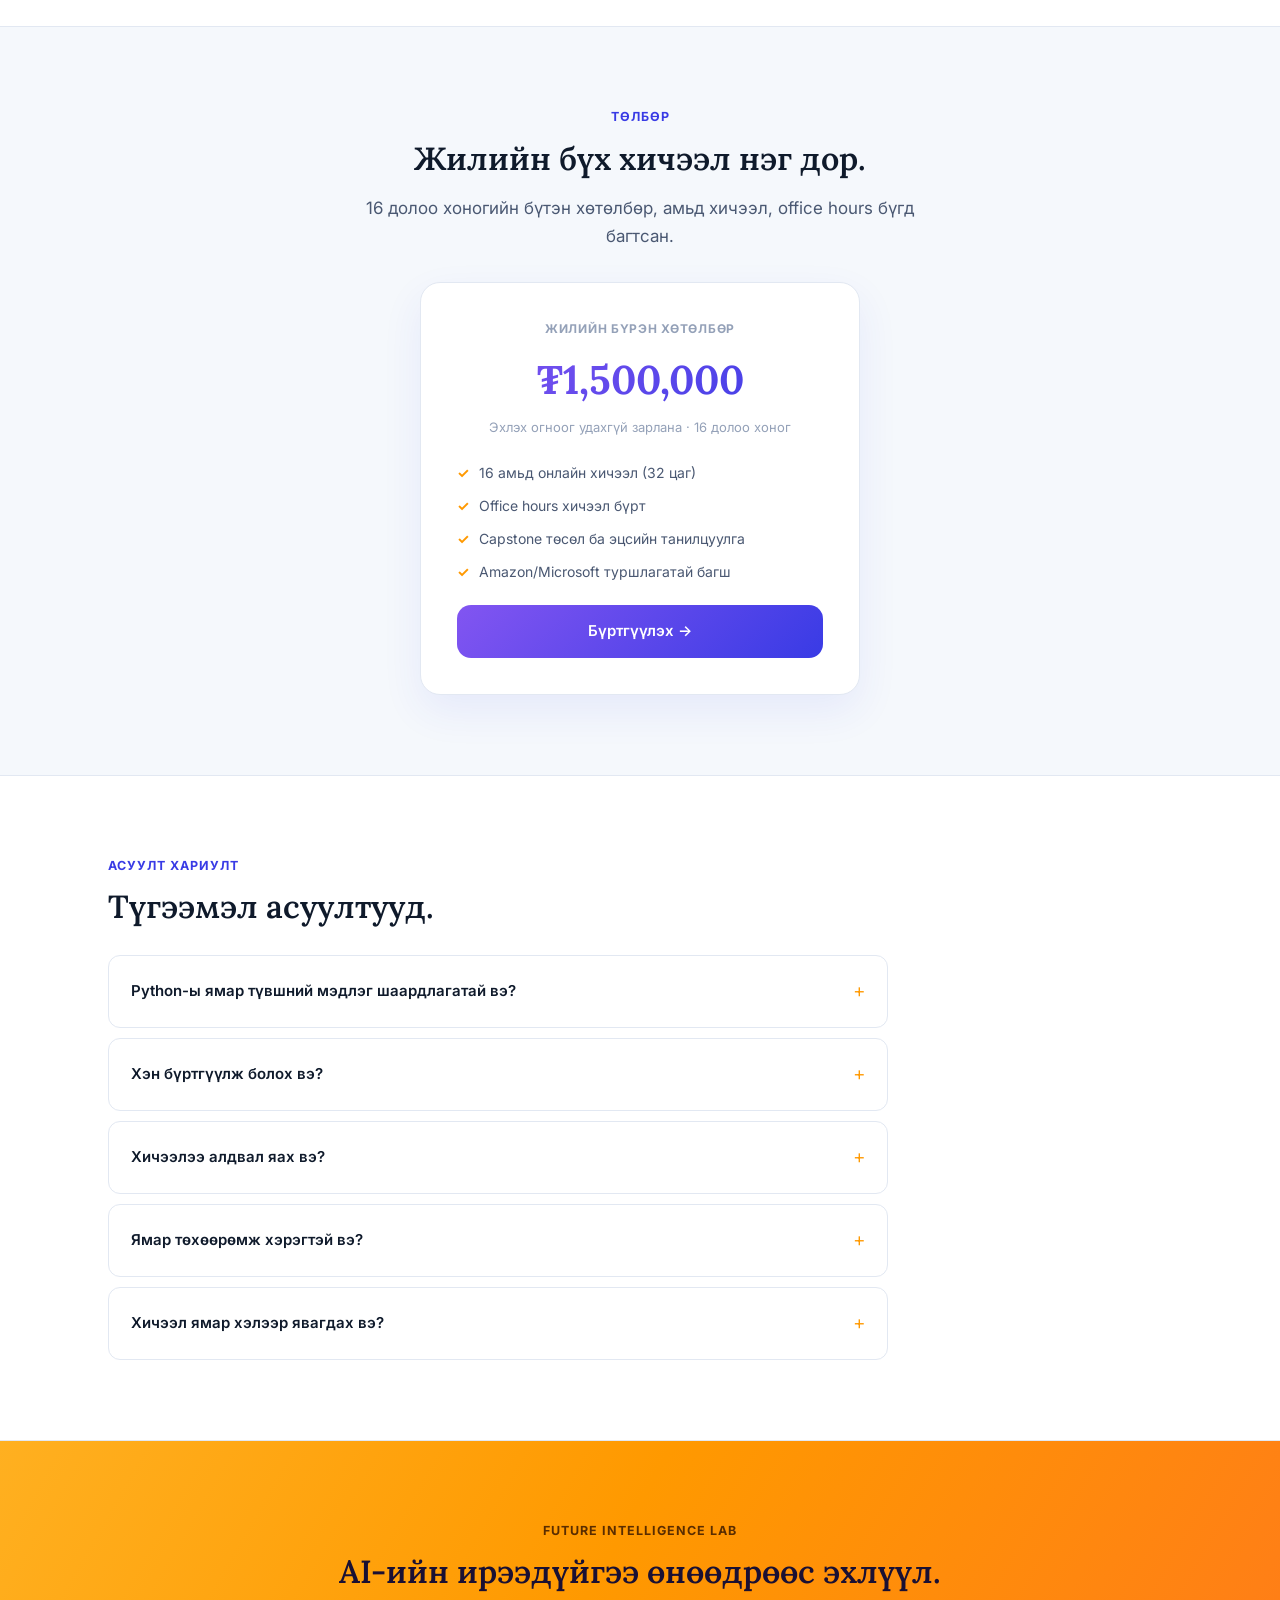
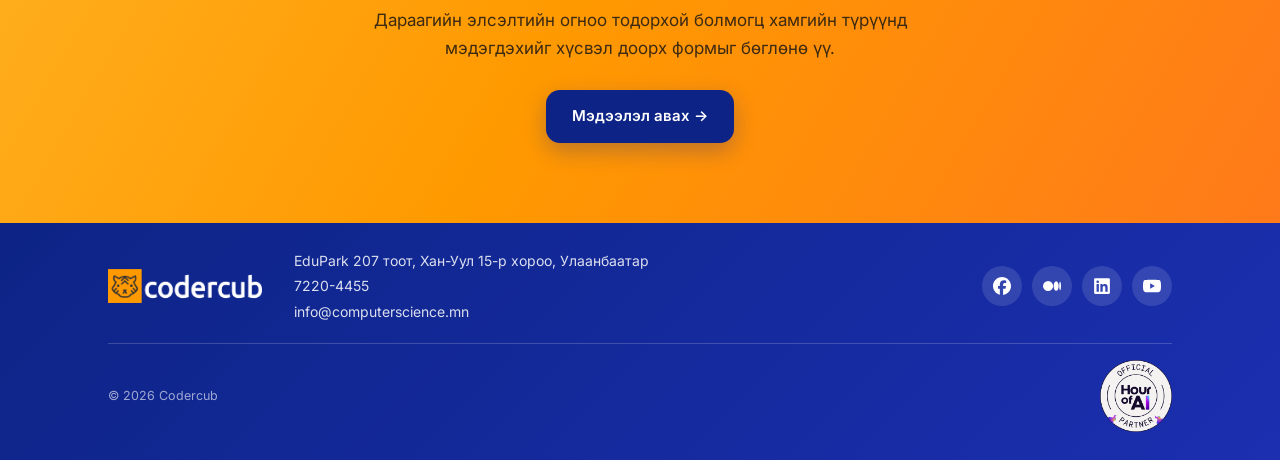
<file: future/index.html>
<!DOCTYPE html>
<html lang="mn">
<head>
<meta charset="UTF-8">
<meta name="viewport" content="width=device-width, initial-scale=1.0">
<title>Future Intelligence Lab — Python & AI | Компьютерын ухаан | Codercub</title>
<meta name="description" content="Codercub-ийн Future Intelligence Lab: Python мэдлэгтэй ахлах сургуулийн сурагч болон залуучуудад зориулсан жилийн AI хөтөлбөр. Simon Guest багшилна.">
<link rel="canonical" href="https://computerscience.mn/future/">
<meta property="og:type" content="website">
<meta property="og:site_name" content="Компьютерын ухаан | Codercub">
<meta property="og:locale" content="mn_MN">
<meta property="og:title" content="Future Intelligence Lab — Python & AI | Компьютерын ухаан | Codercub">
<meta property="og:description" content="Codercub-ийн Future Intelligence Lab: Python мэдлэгтэй ахлах сургуулийн сурагч болон залуучуудад зориулсан жилийн AI хөтөлбөр. Simon Guest багшилна.">
<meta property="og:url" content="https://computerscience.mn/future/">
<meta property="og:image" content="https://computerscience.mn/assets/images/og-image-codercub.jpg">
<meta property="og:image:width" content="1200">
<meta property="og:image:height" content="630">
<meta name="twitter:card" content="summary_large_image">
<meta name="twitter:title" content="Future Intelligence Lab — Python & AI | Компьютерын ухаан | Codercub">
<meta name="twitter:description" content="Codercub-ийн Future Intelligence Lab: Python мэдлэгтэй ахлах сургуулийн сурагч болон залуучуудад зориулсан жилийн AI хөтөлбөр. Simon Guest багшилна.">
<meta name="twitter:image" content="https://computerscience.mn/assets/images/og-image-codercub.jpg">
<link rel="preconnect" href="https://fonts.googleapis.com">
<link rel="preconnect" href="https://fonts.gstatic.com" crossorigin>
<link href="https://fonts.googleapis.com/css2?family=Lora:wght@500;600;700&family=Inter:wght@400;500;600;700&display=swap" rel="stylesheet">
<link rel="stylesheet" href="../assets/css/style.css?v=18">
<link rel="icon" href="../favicon.ico" sizes="48x48">
<link rel="icon" type="image/png" sizes="32x32" href="../assets/images/favicon-32.png">
<link rel="icon" type="image/png" sizes="192x192" href="../assets/images/icon-192.png">
<link rel="apple-touch-icon" href="../assets/images/apple-touch-icon.png">
</head>
<body>

<header>
  <nav>
    <a href="../" class="brand"><span class="brand-text"><span class="brand-title">КОМПЬЮТЕРЫН УХААН</span><span class="brand-sub">Powered by Codercub</span></span></a>
    <div class="navlinks" id="navlinks">
      <div class="links">
        <a class="link" href="../about/">About</a>
        <a class="link" href="../programs/">Хөтөлбөрүүд</a>
        <a class="link" href="../pd/">Багшийн хөгжил</a>
        <a class="link" href="../hourofai/">Hour of AI</a>
      </div>
      <a class="nav-cta" href="../register/">Бүртгүүлэх →</a>
      <button class="nav-toggle" id="navToggle" aria-label="Цэс" aria-expanded="false">
        <svg viewBox="0 0 24 24" fill="none" stroke="currentColor" stroke-width="2" stroke-linecap="round"><line x1="3" y1="6" x2="21" y2="6"/><line x1="3" y1="12" x2="21" y2="12"/><line x1="3" y1="18" x2="21" y2="18"/></svg>
      </button>
    </div>
  </nav>
</header>

<!-- PAGE HERO -->
<section class="page-hero">
  <div class="ph-bg"><img src="../assets/images/fil-thumb.jpg" alt="Simon Guest хичээл зааж буй нь" style="object-position:70% center;"></div>
  <div class="wrap">
    <div class="ph-inner">
      <a class="backlink" href="../programs/">← Хөтөлбөрүүд</a>
      <div class="hero-tag"><span class="dot"></span>Future Intelligence Lab // Python &amp; AI</div>
      <h1>Python мэддэг үү? AI бүтээх цаг боллоо.</h1>
      <p class="lede">Дата шинжилгээ, neural network-с эхлээд Computer Vision, Generative AI хүртэл — жилийн турш Amazon, Microsoft-д ажиллаж байсан Simon Guest багштай нүүр тулан суралцана.</p>
      <div class="hero-ctas">
        <a class="btn-primary" href="../register/?program=future">Бүртгүүлэх →</a>
        <a class="btn-orange" href="#curriculum">Хөтөлбөр үзэх ↓</a>
      </div>
    </div>
  </div>
</section>

<!-- QUICK FACTS + TRUST -->
<section class="border-b" style="padding:40px 0 64px;">
  <div class="wrap">
    <div class="qf-grid">
      <div class="qf-item"><span class="qf-label">Төлбөр</span><span class="qf-value">₮1,500,000</span><span class="qf-sub">жилдээ</span></div>
      <div class="qf-item"><span class="qf-label">Эхлэх огноо</span><span class="qf-value">Удахгүй</span><span class="qf-sub">Дараагийн элсэлтийн огноог зарлана</span></div>
      <div class="qf-item"><span class="qf-label">Цаг</span><span class="qf-value">10:00–12:00</span><span class="qf-sub">Улаанбаатараар</span></div>
      <div class="qf-item"><span class="qf-label">Шаардлага</span><span class="qf-value">Python</span><span class="qf-sub">суурь мэдлэгтэй байх</span></div>
    </div>
    <ul class="trust-list">
      <li><span><b>Simon Guest</b> — Amazon-д Software Development Director, Microsoft-д Technical Strategy Director, DigiPen Institute of Technology-д багшилж байсан туршлагатай</span></li>
      <li><span>2026 оны зун Монголд биечлэн ирж, 3 долоо хоногийн танхимын хөтөлбөр амжилттай явуулсан</span></li>
      <li><span>CodeAI (өмнөх нэрээр Code.org)-д технологи хариуцсан захирлаар ажиллаж байсан</span></li>
      <li><span>Codercub — 2018 оноос хойш Монголын анхны coding academy</span></li>
    </ul>
    <div class="proof-photo reveal">
      <img src="../assets/images/fil-summer-2026.jpg" alt="Summer of Code 2026 — Future Intelligence Lab сурагчид Simon Guest-тэй" loading="lazy">
      <div class="cap">Summer of Code 2026 — Future Intelligence Lab</div>
    </div>
  </div>
</section>

<!-- INSTRUCTOR -->
<section class="section-soft border-b" id="instructor">
  <div class="wrap">
    <div class="eyebrow">Хэн заах вэ?</div>
    <h2 class="reveal">АНУ-аас — биечлэн туршлагатай.</h2>
    <p class="lede reveal">Онолын биш, бодит industry туршлагатай багш таны хүүхдэд заана.</p>
    <div class="bio-card reveal" style="background:#fff; margin-top:28px;">
      <img src="../assets/images/simon-portrait.jpg" alt="Simon Guest" style="width:100%; border-radius:16px; aspect-ratio:3/4; object-fit:cover; object-position:center 20%;">
      <div>
        <h3 style="font-size:22px; margin-bottom:2px;">Simon Guest</h3>
        <p style="color:var(--blue); font-weight:600; font-size:13.5px; margin-bottom:14px;">Instructor, Future Intelligence Lab</p>
        <p>20+ жилийн турш Amazon, Microsoft зэрэг дэлхийн тэргүүлэгч технологийн компаниудад удирдах албан тушаал хашиж байсан. Одоо DigiPen Institute of Technology-д багшилдаг. 2026 оны зун Монголд биечлэн ирж, ижил агуулгаар 3 долоо хоногийн танхимын хөтөлбөр амжилттай явуулсан.</p>
        <ul class="cred-list">
          <li><b>Amazon</b><span>Software Development Director</span></li>
          <li><b>Microsoft</b><span>Technical Strategy Director</span></li>
          <li><b>CodeAI (formerly Code.org)</b><span>Технологи хариуцсан захирал</span></li>
          <li><b>DigiPen Institute of Technology</b><span>Багш</span></li>
          <li><b>2026 зун</b><span>Монголд биечлэн ирж 3 долоо хоног заасан</span></li>
        </ul>
      </div>
    </div>
  </div>
</section>

<!-- CURRICULUM -->
<section class="border-b" id="curriculum">
  <div class="wrap">
    <div class="eyebrow">16 долоо хоног // 5 үе шат</div>
    <h2 class="reveal">Дата-с эхлээд Generative AI хүртэл.</h2>
    <p class="lede reveal">Суурь дата шинжилгээнээс эхлээд өөрийн Capstone төслөө хамгаалах хүртэл — алхам алхмаар гүнзгийрнэ.</p>
    <div class="phase-grid">
      <div class="phase-card reveal"><span class="phase-num">1</span><h3>Data Science</h3><span class="wk">Долоо хоног 1–5</span><p>Pandas, Matplotlib, Classification, Regression, Reinforcement Learning</p></div>
      <div class="phase-card reveal"><span class="phase-num">2</span><h3>Neural Networks</h3><span class="wk">Долоо хоног 6</span><p>Neural network-ийг ойлгож, өөрөө сургаж эхэлнэ</p></div>
      <div class="phase-card reveal"><span class="phase-num">3</span><h3>Computer Vision</h3><span class="wk">Долоо хоног 7–9</span><p>Face/Object Detection, Pose Landmarkers, Gesture Recognition, mini-project</p></div>
      <div class="phase-card reveal"><span class="phase-num">4</span><h3>Generative AI</h3><span class="wk">Долоо хоног 10–14</span><p>Text, Image, Vision-Language, Audio/Speech generation загварууд</p></div>
      <div class="phase-card reveal"><span class="phase-num">5</span><h3>Capstone</h3><span class="wk">Долоо хоног 15–16</span><p>Өөрийн төслөө хөгжүүлж, эцэст нь эцэг эхчүүдэд танилцуулна</p></div>
    </div>
    <details class="full-sched">
      <summary>Бүтэн хөтөлбөрийн сэдвүүдийг үзэх <span class="plus">+</span></summary>
      <table class="sched-table">
        <thead><tr><th>7хн</th><th>Сэдэв</th></tr></thead>
        <tbody>
<tr><td class="wk-num">1</td><td>Welcome! Introduction to AI</td></tr>
<tr><td class="wk-num">2</td><td>Data Science: Pandas ба Matplotlib-аар дата судлах</td></tr>
<tr class="break"><td></td><td>Амралт</td></tr>
<tr><td class="wk-num">3</td><td>Data Science: Scikit-Learn-ээр Classification Models</td></tr>
<tr><td class="wk-num">4</td><td>Data Science: Scikit-Learn-ээр Regression Model</td></tr>
<tr><td class="wk-num">5</td><td>Data Science: Reinforcement Learning</td></tr>
<tr class="break"><td></td><td>Амралт (баяр ёслолын өдрүүд)</td></tr>
<tr><td class="wk-num">6</td><td>Neural Networks танилцуулга ба сургалт</td></tr>
<tr><td class="wk-num">7</td><td>Computer Vision: Face/Object Detection, Pose Landmarkers</td></tr>
<tr><td class="wk-num">8</td><td>Computer Vision: Gesture Recognition, Image Segmentation</td></tr>
<tr><td class="wk-num">9</td><td>Computer Vision Mini-Project</td></tr>
<tr><td class="wk-num">10</td><td>Generative AI танилцуулга</td></tr>
<tr><td class="wk-num">11</td><td>Text Generation Models</td></tr>
<tr><td class="wk-num">12</td><td>Image Generation Models</td></tr>
<tr><td class="wk-num">13</td><td>Vision Language Models</td></tr>
<tr><td class="wk-num">14</td><td>Audio ба Speech Models</td></tr>
<tr><td class="wk-num">15</td><td>Capstone Project — хөгжүүлэлт</td></tr>
<tr><td class="wk-num">16</td><td>Capstone Project Showcase — эцэг эхчүүдтэй</td></tr>
        </tbody>
      </table>
    </details>
  </div>
</section>

<!-- SIMON'S TAKEAWAYS -->
<section class="section-soft border-b" id="lessons">
  <div class="wrap">
    <div class="eyebrow">Зуны camp-аас</div>
    <h2 class="reveal">Simon Монголд заасны дараах сургамжууд.</h2>
    <p class="lede reveal">2026 оны зуны Summer of Code-д Simon Guest ахлах ангийн сурагчдад Python болон AI-ийн camp заасан. Сурагчид Python-оор өгөгдөл шинжилж, regression болон classification загвар бүтээж, тэдгээрийг micro:bit-д ачаалж, computer vision-ийг судалж, том хэлний загвар (LLM) болон vision encoder-ийн ажиллагааны дотоод механизмыг задлан үзсэн.</p>
    <div class="test-card reveal" style="margin-top:28px; max-width:860px;"><span class="test-quote-mark">“</span>
      <p>Сурагчид бидний боддог хэмжээнээс хамаагүй илүү амбицтай AI төсөл хийхэд бэлэн байна.</p>
      <div class="test-attr"><b>Simon Guest</b><span>LinkedIn дээрх нийтлэлээс (орчуулга)</span></div></div>
    <div class="grid-3-2" style="margin-top:32px;">
      <div class="prog-card reveal">
        <span class="tag">Өгөгдлийн хэв гажилт</span>
        <h3>micro:bit CreateAI</h3>
        <p>Сурагчид даллах, алхах, jumping jack хийх хөдөлгөөнийг таних загвар сургаад, төхөөрөмжөө хоорондоо солилцож загвар бусдад ажиллаж байгаа эсэхийг шалгасан. Ихэнх нь ажиллаагүй нь өгөгдлийн олон талт байдал яагаад чухал талаар сайхан хэлэлцүүлэг үүсгэсэн.</p>
      </div>
      <div class="prog-card reveal">
        <span class="tag">Computer vision</span>
        <h3>Автомат хаалга бүтээв</h3>
        <p>Хамгийн алдартай даалгавруудын нэг нь "дугаарын хавтан"-г vision-language загвараар уншуулж, орохыг зөвшөөрөх эсэхийг Python-оор шийддэг автомат хаалга байв. Монголд түгээмэл байдаг систем учраас бодит хэрэглээ шууд мэдрэгдсэн.</p>
      </div>
      <div class="prog-card reveal">
        <span class="tag">Өгөгдлийн сонголт</span>
        <h3>Танил биш ч, яг одоогийнх нь сонирхолтой</h3>
        <p>Монголын цаг уурын өгөгдөл төдийлөн татаагүй бол, camp-ын үеэр дөрөвний нэгийн шигшээ тоглолтууд болж байсан FIFA World Cup-ын өгөгдөл сурагчдыг хамгийн их татсан. Өөрт ойр биш ч яг одоо болж буй зүйл нь илүү сонирхолтой байв.</p>
      </div>
      <div class="prog-card reveal">
        <span class="tag">Хэл</span>
        <h3>Англи хэлээр суралцахыг илүүд үзсэн</h3>
        <p>Хөтөлбөрийн ихэнхийг Монгол руу машин орчуулгаар бэлтгэсэн ч, олон сурагч англи хэлний өндөр түвшинтэй тул AI ойлголтуудыг англиар нь суралцахыг илүүд үзсэн.</p>
      </div>
      <div class="prog-card reveal">
        <span class="tag">Өнөөгийн түвшин</span>
        <h3>Сурагчид AI-г аль хэдийн ашиглаж байна</h3>
        <p>Бараг бүх сурагч өөр өөр нийлүүлэгчийн AI хэрэгслийг хичээлдээ ухаалгаар ашигладаг, зарим нь open-weight загваруудыг ч туршдаг байсан.</p>
      </div>
    </div>
    <p class="ev-src reveal">Эх сурвалж: <a href="https://www.linkedin.com/in/simonguest" target="_blank" rel="noopener">Simon Guest-ийн LinkedIn нийтлэл</a> (агуулгыг товчилж орчуулав).</p>
  </div>
</section>

<!-- FORMAT -->
<section class="border-b" id="format">
  <div class="wrap">
    <div class="eyebrow">Хуваарь ба формат</div>
    <h2 class="reveal">Ням гараг бүр. Онлайнаар.</h2>
    <p class="lede reveal">Хичээл бүр 2 цаг — үндсэн хичээл 1 цаг 45 мин, дараа нь 15 минут office hours.</p>
    <div class="format-grid">
      <div class="format-card reveal"><div class="icon">◷</div><h3>Хуваарь</h3><p>Ням гараг бүр, 10:00–12:00 (Улаанбаатараар), нийт 16 долоо хоног. Дараагийн элсэлтийн эхлэх огноог удахгүй зарлана.</p></div>
      <div class="format-card reveal"><div class="icon">◎</div><h3>Формат</h3><p>Бүрэн онлайнаар, амьд (live) хичээллэнэ. Сүүлийн 15 минут нь дутуу ойлгосон сэдвээ асуух office hours.</p></div>
      <div class="format-card reveal"><div class="icon">✓</div><h3>Хэнд зориулагдсан</h3><p>Ахлах сургуулийн сурагч, эсвэл AI-ийн чиглэлээр ажиллахыг хүсч буй залуучууд. Python-ы суурь мэдлэг шаардлагатай.</p></div>
    </div>
  </div>
</section>

<!-- PRICING -->
<section class="section-soft border-b" id="pricing" style="text-align:center;">
  <div class="wrap">
    <div class="eyebrow" style="justify-content:center;">Төлбөр</div>
    <h2 class="reveal">Жилийн бүх хичээл нэг дор.</h2>
    <p class="lede reveal" style="margin:0 auto;">16 долоо хоногийн бүтэн хөтөлбөр, амьд хичээл, office hours бүгд багтсан.</p>
    <div class="single-price reveal">
      <div style="font-size:12px; color:var(--text-faint); font-weight:700; text-transform:uppercase; letter-spacing:.06em;">Жилийн бүрэн хөтөлбөр</div>
      <div class="amt">₮1,500,000</div>
      <div style="font-size:13px; color:var(--text-faint);">Эхлэх огноог удахгүй зарлана · 16 долоо хоног</div>
      <ul>
        <li>16 амьд онлайн хичээл (32 цаг)</li>
        <li>Office hours хичээл бүрт</li>
        <li>Capstone төсөл ба эцсийн танилцуулга</li>
        <li>Amazon/Microsoft туршлагатай багш</li>
      </ul>
      <a class="btn-primary" href="../register/?program=future" style="display:block;">Бүртгүүлэх →</a>
    </div>
  </div>
</section>

<!-- FAQ -->
<section class="border-b" id="faq">
  <div class="wrap">
    <div class="eyebrow">Асуулт хариулт</div>
    <h2 class="reveal">Түгээмэл асуултууд.</h2>
    <div class="faq-list">
  <details class="faq-item reveal">
    <summary>Python-ы ямар түвшний мэдлэг шаардлагатай вэ?<span class="plus">+</span></summary>
    <div class="faq-a">Python-ы суурь синтакс (хувьсагч, функц, давталт, нөхцөл) мэддэг байх шаардлагатай. Жишээ нь Codercub-ийн CS1 хөтөлбөр, эсвэл өөр ямар нэгэн Python-ы курс дүүргэсэн бол хангалттай.</div>
  </details>
  <details class="faq-item reveal">
    <summary>Хэн бүртгүүлж болох вэ?<span class="plus">+</span></summary>
    <div class="faq-a">Ахлах сургуулийн сурагч, эсвэл насны хязгааргүй — AI, machine learning чиглэлээр ажиллахыг хүсч буй хэн ч Python-ы суурьтай бол бүртгүүлэх боломжтой.</div>
  </details>
  <details class="faq-item reveal">
    <summary>Хичээлээ алдвал яах вэ?<span class="plus">+</span></summary>
    <div class="faq-a">Хичээл бүрийг бичлэг хийж, дараа нь үзэх боломжтой болгоно. Дутуу ойлгосон сэдвээ дараагийн хичээлийн office hours дээр асууж болно.</div>
  </details>
  <details class="faq-item reveal">
    <summary>Ямар төхөөрөмж хэрэгтэй вэ?<span class="plus">+</span></summary>
    <div class="faq-a">Тогтвортой интернэттэй компьютер (Windows эсвэл Mac) хангалттай. Хэрэглэх программ хангамжийн заавар эхний хичээл дээр өгөгдөнө.</div>
  </details>
  <details class="faq-item reveal">
    <summary>Хичээл ямар хэлээр явагдах вэ?<span class="plus">+</span></summary>
    <div class="faq-a">Хичээл англи хэл дээр явагдана (багш Simon Guest англиар заана). Энэ нь мөн англи хэлний бодит хэрэглээний туршлага өгөх давуу талтай.</div>
  </details>
</div>
  </div>
</section>

<!-- CTA -->
<section class="cta">
  <div class="wrap">
    <div class="eyebrow" style="justify-content:center;">Future Intelligence Lab</div>
    <h2>AI-ийн ирээдүйгээ өнөөдрөөс эхлүүл.</h2>
    <p class="lede">Дараагийн элсэлтийн огноо тодорхой болмогц хамгийн түрүүнд мэдэгдэхийг хүсвэл доорх формыг бөглөнө үү.</p>
    <a class="btn-primary" href="../register/?program=future">Мэдээлэл авах →</a>
  </div>
</section>

<footer>
  <div class="wrap footer-row">
    <a class="footer-logo" href="../" aria-label="Codercub"><img src="../assets/images/codercub-logo-white.png" alt="Codercub" width="156" height="34"></a>
    <div class="footer-contact">
      <span>EduPark 207 тоот, Хан-Уул 15-р хороо, Улаанбаатар</span>
      <a href="tel:+97672204455">7220-4455</a>
      <a href="mailto:info@computerscience.mn">info@computerscience.mn</a>
    </div>
    <div class="footer-social">
      <a href="https://www.facebook.com/codercub" target="_blank" rel="noopener" aria-label="Facebook" title="Facebook"><svg viewBox="0 0 24 24" fill="currentColor" aria-hidden="true"><path d="M9.101 23.691v-7.98H6.627v-3.667h2.474v-1.58c0-4.085 1.848-5.978 5.858-5.978.401 0 .955.042 1.468.103a9 9 0 0 1 1.141.195v3.325a9 9 0 0 0-.653-.036 27 27 0 0 0-.733-.009c-.707 0-1.259.096-1.675.309a1.7 1.7 0 0 0-.679.622c-.258.42-.374.995-.374 1.752v1.297h3.919l-.386 2.103-.287 1.564h-3.246v8.245C19.396 23.238 24 18.179 24 12.044c0-6.627-5.373-12-12-12s-12 5.373-12 12c0 5.628 3.874 10.35 9.101 11.647"/></svg></a>
      <a href="https://medium.com/@codercub" target="_blank" rel="noopener" aria-label="Medium" title="Medium"><svg viewBox="0 0 24 24" fill="currentColor" aria-hidden="true"><path d="M13.54 12a6.8 6.8 0 01-6.77 6.82A6.8 6.8 0 010 12a6.8 6.8 0 016.77-6.82A6.8 6.8 0 0113.54 12zM20.96 12c0 3.54-1.51 6.42-3.38 6.42-1.87 0-3.39-2.88-3.39-6.42s1.52-6.42 3.39-6.42 3.38 2.88 3.38 6.42M24 12c0 3.17-.53 5.75-1.19 5.75-.66 0-1.19-2.58-1.19-5.75s.53-5.75 1.19-5.75C23.47 6.25 24 8.83 24 12z"/></svg></a>
      <a href="https://www.linkedin.com/company/codercub/" target="_blank" rel="noopener" aria-label="LinkedIn" title="LinkedIn"><svg viewBox="0 0 448 512" fill="currentColor" aria-hidden="true"><path d="M416 32H31.9C14.3 32 0 46.5 0 64.3v383.4C0 465.5 14.3 480 31.9 480H416c17.6 0 32-14.5 32-32.3V64.3c0-17.8-14.4-32.3-32-32.3M135.4 416H69V202.2h66.5V416zM102.2 96a38.5 38.5 0 1 1 0 77 38.5 38.5 0 1 1 0-77m282.1 320h-66.4V312c0-24.8-.5-56.7-34.5-56.7-34.6 0-39.9 27-39.9 54.9V416h-66.4V202.2h63.7v29.2h.9c8.9-16.8 30.6-34.5 62.9-34.5 67.2 0 79.7 44.3 79.7 101.9z"/></svg></a>
      <a href="https://www.youtube.com/@codercub" target="_blank" rel="noopener" aria-label="YouTube" title="YouTube"><svg viewBox="0 0 24 24" fill="currentColor" aria-hidden="true"><path d="M23.498 6.186a3.02 3.02 0 0 0-2.122-2.136C19.505 3.545 12 3.545 12 3.545s-7.505 0-9.377.505A3.02 3.02 0 0 0 .502 6.186C0 8.07 0 12 0 12s0 3.93.502 5.814a3.02 3.02 0 0 0 2.122 2.136c1.871.505 9.376.505 9.376.505s7.505 0 9.377-.505a3.02 3.02 0 0 0 2.122-2.136C24 15.93 24 12 24 12s0-3.93-.502-5.814M9.545 15.568V8.432L15.818 12z"/></svg></a>
    </div>
  </div>
  <div class="wrap"><div class="footer-bottom"><span>© <span id="year">2026</span> Codercub</span><span class="footer-badge"><img src="../assets/images/hour-of-ai-partner.png" alt="Hour of AI — Official Partner" width="72" height="72" loading="lazy"></span></div></div>
</footer>
<script src="../assets/js/script.js?v=3"></script>
</body>
</html>
</file>
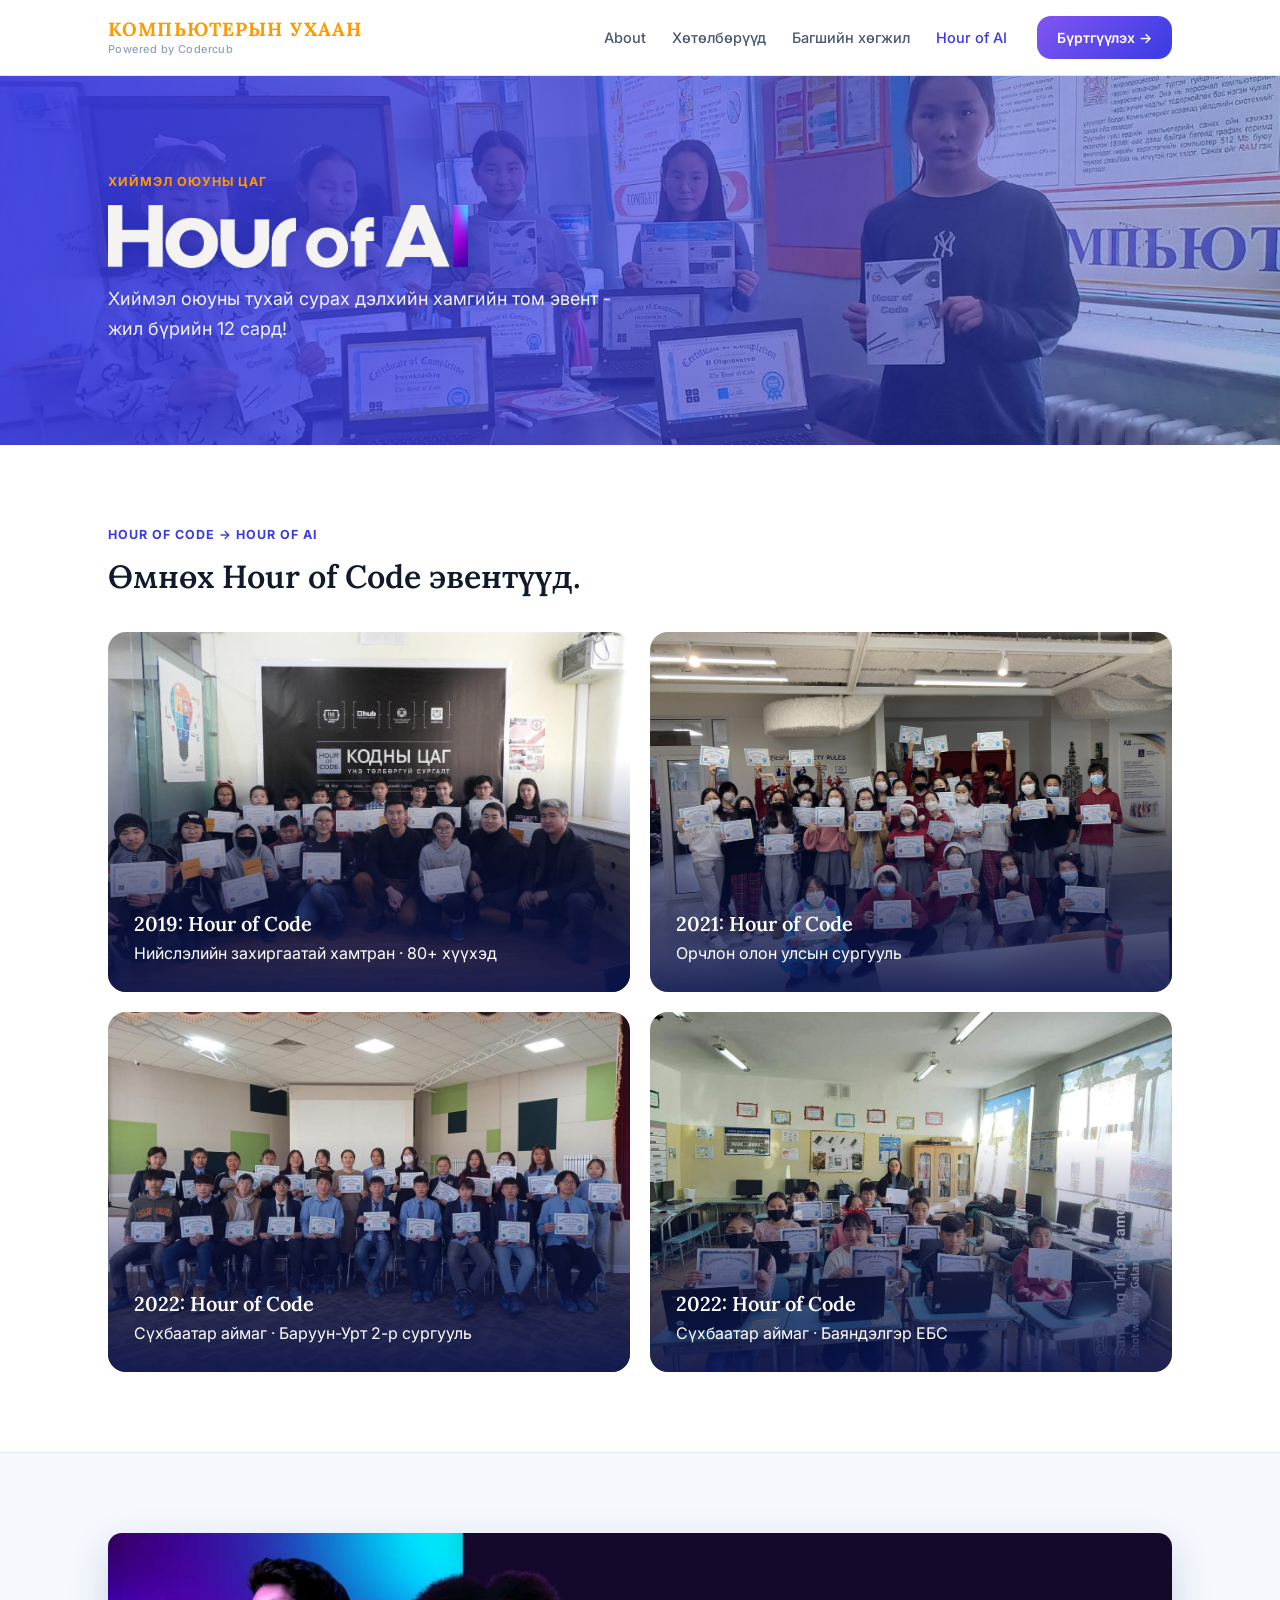
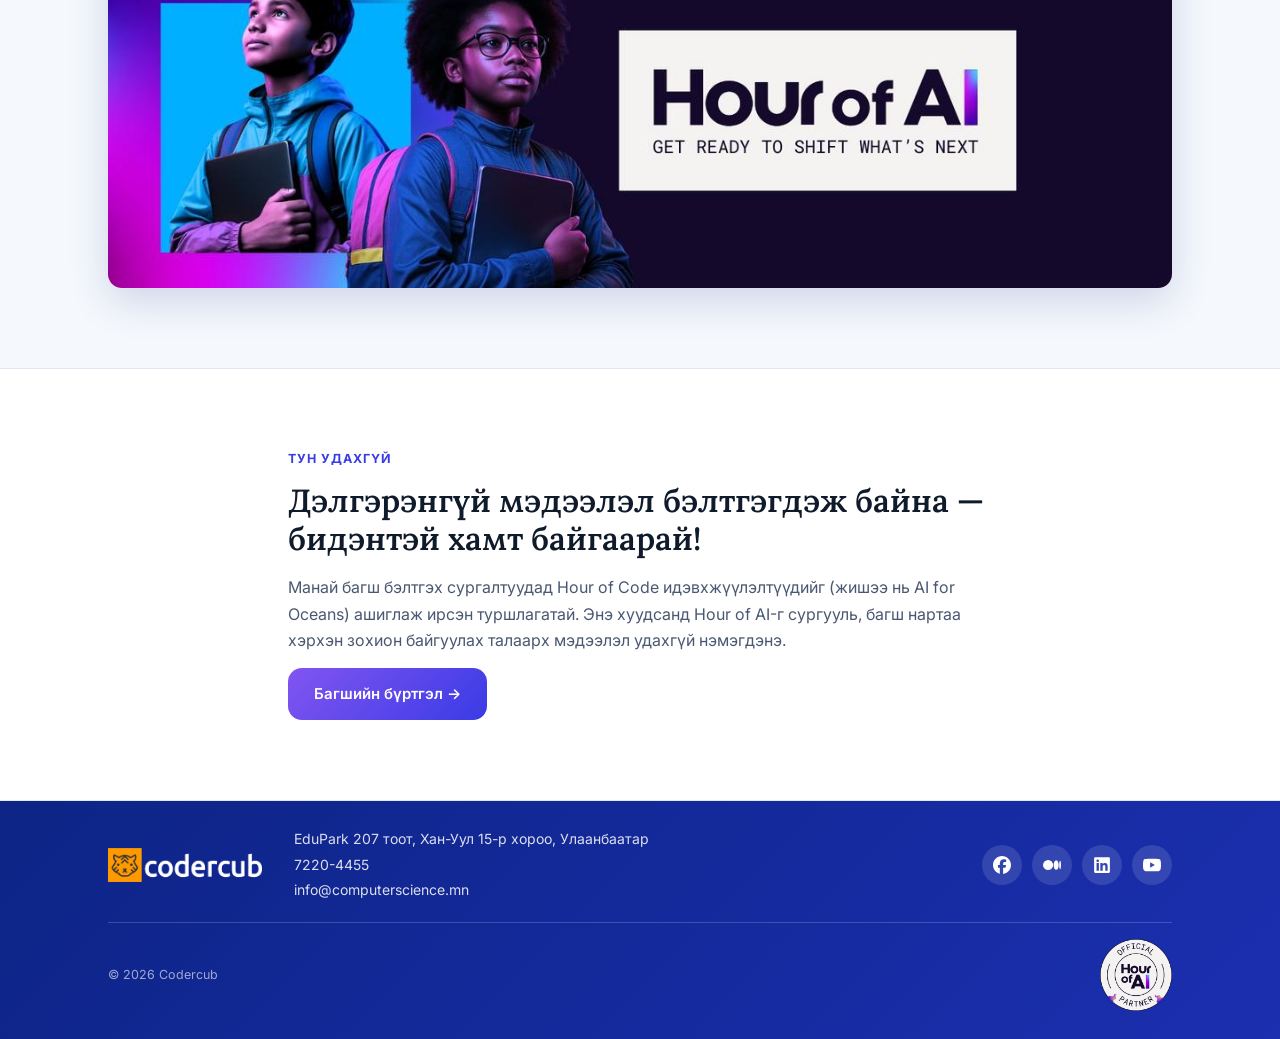
<file: hourofai/index.html>
<!DOCTYPE html>
<html lang="mn">
<head>
<meta charset="UTF-8">
<meta name="viewport" content="width=device-width, initial-scale=1.0">
<title>Hour of AI | Компьютерын ухаан | Codercub</title>
<meta name="description" content="Hour of AI — сургууль, багш, сурагчдад зориулсан нэг цагийн хиймэл оюун ухааны танилцуулга.">
<link rel="canonical" href="https://computerscience.mn/hourofai/">
<meta property="og:type" content="website">
<meta property="og:site_name" content="Компьютерын ухаан | Codercub">
<meta property="og:locale" content="mn_MN">
<meta property="og:title" content="Hour of AI | Компьютерын ухаан | Codercub">
<meta property="og:description" content="Hour of AI — сургууль, багш, сурагчдад зориулсан нэг цагийн хиймэл оюун ухааны танилцуулга.">
<meta property="og:url" content="https://computerscience.mn/hourofai/">
<meta property="og:image" content="https://computerscience.mn/assets/images/og-image-codercub.jpg">
<meta property="og:image:width" content="1200">
<meta property="og:image:height" content="630">
<meta name="twitter:card" content="summary_large_image">
<meta name="twitter:title" content="Hour of AI | Компьютерын ухаан | Codercub">
<meta name="twitter:description" content="Hour of AI — сургууль, багш, сурагчдад зориулсан нэг цагийн хиймэл оюун ухааны танилцуулга.">
<meta name="twitter:image" content="https://computerscience.mn/assets/images/og-image-codercub.jpg">
<link rel="preconnect" href="https://fonts.googleapis.com">
<link rel="preconnect" href="https://fonts.gstatic.com" crossorigin>
<link href="https://fonts.googleapis.com/css2?family=Lora:wght@500;600;700&family=Inter:wght@400;500;600;700&display=swap" rel="stylesheet">
<link rel="stylesheet" href="../assets/css/style.css?v=18">
<link rel="icon" href="../favicon.ico" sizes="48x48">
<link rel="icon" type="image/png" sizes="32x32" href="../assets/images/favicon-32.png">
<link rel="icon" type="image/png" sizes="192x192" href="../assets/images/icon-192.png">
<link rel="apple-touch-icon" href="../assets/images/apple-touch-icon.png">
</head>
<body>

<header>
  <nav>
    <a href="../" class="brand"><span class="brand-text"><span class="brand-title">КОМПЬЮТЕРЫН УХААН</span><span class="brand-sub">Powered by Codercub</span></span></a>
    <div class="navlinks" id="navlinks">
      <div class="links">
        <a class="link" href="../about/">About</a>
        <a class="link" href="../programs/">Хөтөлбөрүүд</a>
        <a class="link" href="../pd/">Багшийн хөгжил</a>
        <a class="link active" href="../hourofai/">Hour of AI</a>
      </div>
      <a class="nav-cta" href="../register/">Бүртгүүлэх →</a>
      <button class="nav-toggle" id="navToggle" aria-label="Цэс" aria-expanded="false">
        <svg viewBox="0 0 24 24" fill="none" stroke="currentColor" stroke-width="2" stroke-linecap="round"><line x1="3" y1="6" x2="21" y2="6"/><line x1="3" y1="12" x2="21" y2="12"/><line x1="3" y1="18" x2="21" y2="18"/></svg>
      </button>
    </div>
  </nav>
</header>

<!-- INTRO -->
<section class="about-banner about-banner--hoai"><div class="wrap">
    <div class="eyebrow">Хиймэл оюуны цаг</div>
    <h1 class="hoai-title"><img src="../assets/images/hour-of-ai-logo-white.png" alt="Hour of AI" width="360" height="63"></h1>
    <p class="lede">Хиймэл оюуны тухай сурах дэлхийн хамгийн том эвент - жил бүрийн 12 сард!</p>
  </div></section>

<section class="border-b">
  <div class="wrap">
    <div class="eyebrow">Hour of Code → Hour of AI</div>
    <h2 class="reveal">Өмнөх Hour of Code эвентүүд.</h2>
    <div class="prog-grid soc-grid">
      <div class="photo-card reveal">
        <img src="../assets/images/hoc-2019.jpg" alt="2019 оны Hour of Code эвентэд оролцогчид гэрчилгээ барин зурагт буусан нь" loading="lazy" style="object-position:center 55%;">
        <div class="body"><h3>2019: Hour of Code</h3><div class="soc-who">Нийслэлийн захиргаатай хамтран · 80+ хүүхэд</div></div>
      </div>
      <div class="photo-card reveal">
        <img src="../assets/images/hoc-2021.jpg" alt="Орчлон олон улсын сургуулийн сурагчид гэрчилгээгээ барин зурагт буусан нь" loading="lazy" style="object-position:center 45%;">
        <div class="body"><h3>2021: Hour of Code</h3><div class="soc-who">Орчлон олон улсын сургууль</div></div>
      </div>
      <div class="photo-card reveal">
        <img src="../assets/images/hoc-2022-baruun-urt.jpg" alt="Баруун-Урт 2-р сургуулийн сурагчид гэрчилгээгээ барин зурагт буусан нь" loading="lazy" style="object-position:center 60%;">
        <div class="body"><h3>2022: Hour of Code</h3><div class="soc-who">Сүхбаатар аймаг · Баруун-Урт 2-р сургууль</div></div>
      </div>
      <div class="photo-card reveal">
        <img src="../assets/images/hoc-2022-bayandelger.jpg" alt="Баяндэлгэр ЕБС-ийн сурагчид гэрчилгээгээ барин зурагт буусан нь" loading="lazy" style="object-position:center 55%;">
        <div class="body"><h3>2022: Hour of Code</h3><div class="soc-who">Сүхбаатар аймаг · Баяндэлгэр ЕБС</div></div>
      </div>
    </div>
  </div>
</section>

<section class="section-soft border-b">
  <div class="wrap">
    <img class="hoai-graphic reveal" src="../assets/images/hour-of-ai-graphic.jpg" alt="Hour of AI — Get ready to shift what’s next" width="1500" height="500" loading="lazy">
  </div>
</section>

<section class="border-b">
  <div class="wrap" style="max-width:760px;">
    <div class="eyebrow">Тун удахгүй</div>
    <h2 class="reveal">Дэлгэрэнгүй мэдээлэл бэлтгэгдэж байна — бидэнтэй хамт байгаарай!</h2>
    <p class="reveal">Манай багш бэлтгэх сургалтуудад Hour of Code идэвхжүүлэлтүүдийг (жишээ нь AI for Oceans) ашиглаж ирсэн туршлагатай. Энэ хуудсанд Hour of AI-г сургууль, багш нартаа хэрхэн зохион байгуулах талаарх мэдээлэл удахгүй нэмэгдэнэ.</p>
    <a class="btn-primary reveal" href="https://forms.gle/U1xEDpdY63CRip4Y6" target="_blank" rel="noopener">Багшийн бүртгэл →</a>
  </div>
</section>

<footer>
  <div class="wrap footer-row">
    <a class="footer-logo" href="../" aria-label="Codercub"><img src="../assets/images/codercub-logo-white.png" alt="Codercub" width="156" height="34"></a>
    <div class="footer-contact">
      <span>EduPark 207 тоот, Хан-Уул 15-р хороо, Улаанбаатар</span>
      <a href="tel:+97672204455">7220-4455</a>
      <a href="mailto:info@computerscience.mn">info@computerscience.mn</a>
    </div>
    <div class="footer-social">
      <a href="https://www.facebook.com/codercub" target="_blank" rel="noopener" aria-label="Facebook" title="Facebook"><svg viewBox="0 0 24 24" fill="currentColor" aria-hidden="true"><path d="M9.101 23.691v-7.98H6.627v-3.667h2.474v-1.58c0-4.085 1.848-5.978 5.858-5.978.401 0 .955.042 1.468.103a9 9 0 0 1 1.141.195v3.325a9 9 0 0 0-.653-.036 27 27 0 0 0-.733-.009c-.707 0-1.259.096-1.675.309a1.7 1.7 0 0 0-.679.622c-.258.42-.374.995-.374 1.752v1.297h3.919l-.386 2.103-.287 1.564h-3.246v8.245C19.396 23.238 24 18.179 24 12.044c0-6.627-5.373-12-12-12s-12 5.373-12 12c0 5.628 3.874 10.35 9.101 11.647"/></svg></a>
      <a href="https://medium.com/@codercub" target="_blank" rel="noopener" aria-label="Medium" title="Medium"><svg viewBox="0 0 24 24" fill="currentColor" aria-hidden="true"><path d="M13.54 12a6.8 6.8 0 01-6.77 6.82A6.8 6.8 0 010 12a6.8 6.8 0 016.77-6.82A6.8 6.8 0 0113.54 12zM20.96 12c0 3.54-1.51 6.42-3.38 6.42-1.87 0-3.39-2.88-3.39-6.42s1.52-6.42 3.39-6.42 3.38 2.88 3.38 6.42M24 12c0 3.17-.53 5.75-1.19 5.75-.66 0-1.19-2.58-1.19-5.75s.53-5.75 1.19-5.75C23.47 6.25 24 8.83 24 12z"/></svg></a>
      <a href="https://www.linkedin.com/company/codercub/" target="_blank" rel="noopener" aria-label="LinkedIn" title="LinkedIn"><svg viewBox="0 0 448 512" fill="currentColor" aria-hidden="true"><path d="M416 32H31.9C14.3 32 0 46.5 0 64.3v383.4C0 465.5 14.3 480 31.9 480H416c17.6 0 32-14.5 32-32.3V64.3c0-17.8-14.4-32.3-32-32.3M135.4 416H69V202.2h66.5V416zM102.2 96a38.5 38.5 0 1 1 0 77 38.5 38.5 0 1 1 0-77m282.1 320h-66.4V312c0-24.8-.5-56.7-34.5-56.7-34.6 0-39.9 27-39.9 54.9V416h-66.4V202.2h63.7v29.2h.9c8.9-16.8 30.6-34.5 62.9-34.5 67.2 0 79.7 44.3 79.7 101.9z"/></svg></a>
      <a href="https://www.youtube.com/@codercub" target="_blank" rel="noopener" aria-label="YouTube" title="YouTube"><svg viewBox="0 0 24 24" fill="currentColor" aria-hidden="true"><path d="M23.498 6.186a3.02 3.02 0 0 0-2.122-2.136C19.505 3.545 12 3.545 12 3.545s-7.505 0-9.377.505A3.02 3.02 0 0 0 .502 6.186C0 8.07 0 12 0 12s0 3.93.502 5.814a3.02 3.02 0 0 0 2.122 2.136c1.871.505 9.376.505 9.376.505s7.505 0 9.377-.505a3.02 3.02 0 0 0 2.122-2.136C24 15.93 24 12 24 12s0-3.93-.502-5.814M9.545 15.568V8.432L15.818 12z"/></svg></a>
    </div>
  </div>
  <div class="wrap"><div class="footer-bottom"><span>© <span id="year">2026</span> Codercub</span><span class="footer-badge"><img src="../assets/images/hour-of-ai-partner.png" alt="Hour of AI — Official Partner" width="72" height="72" loading="lazy"></span></div></div>
</footer>

<script src="../assets/js/script.js?v=3"></script>
</body>
</html>
</file>
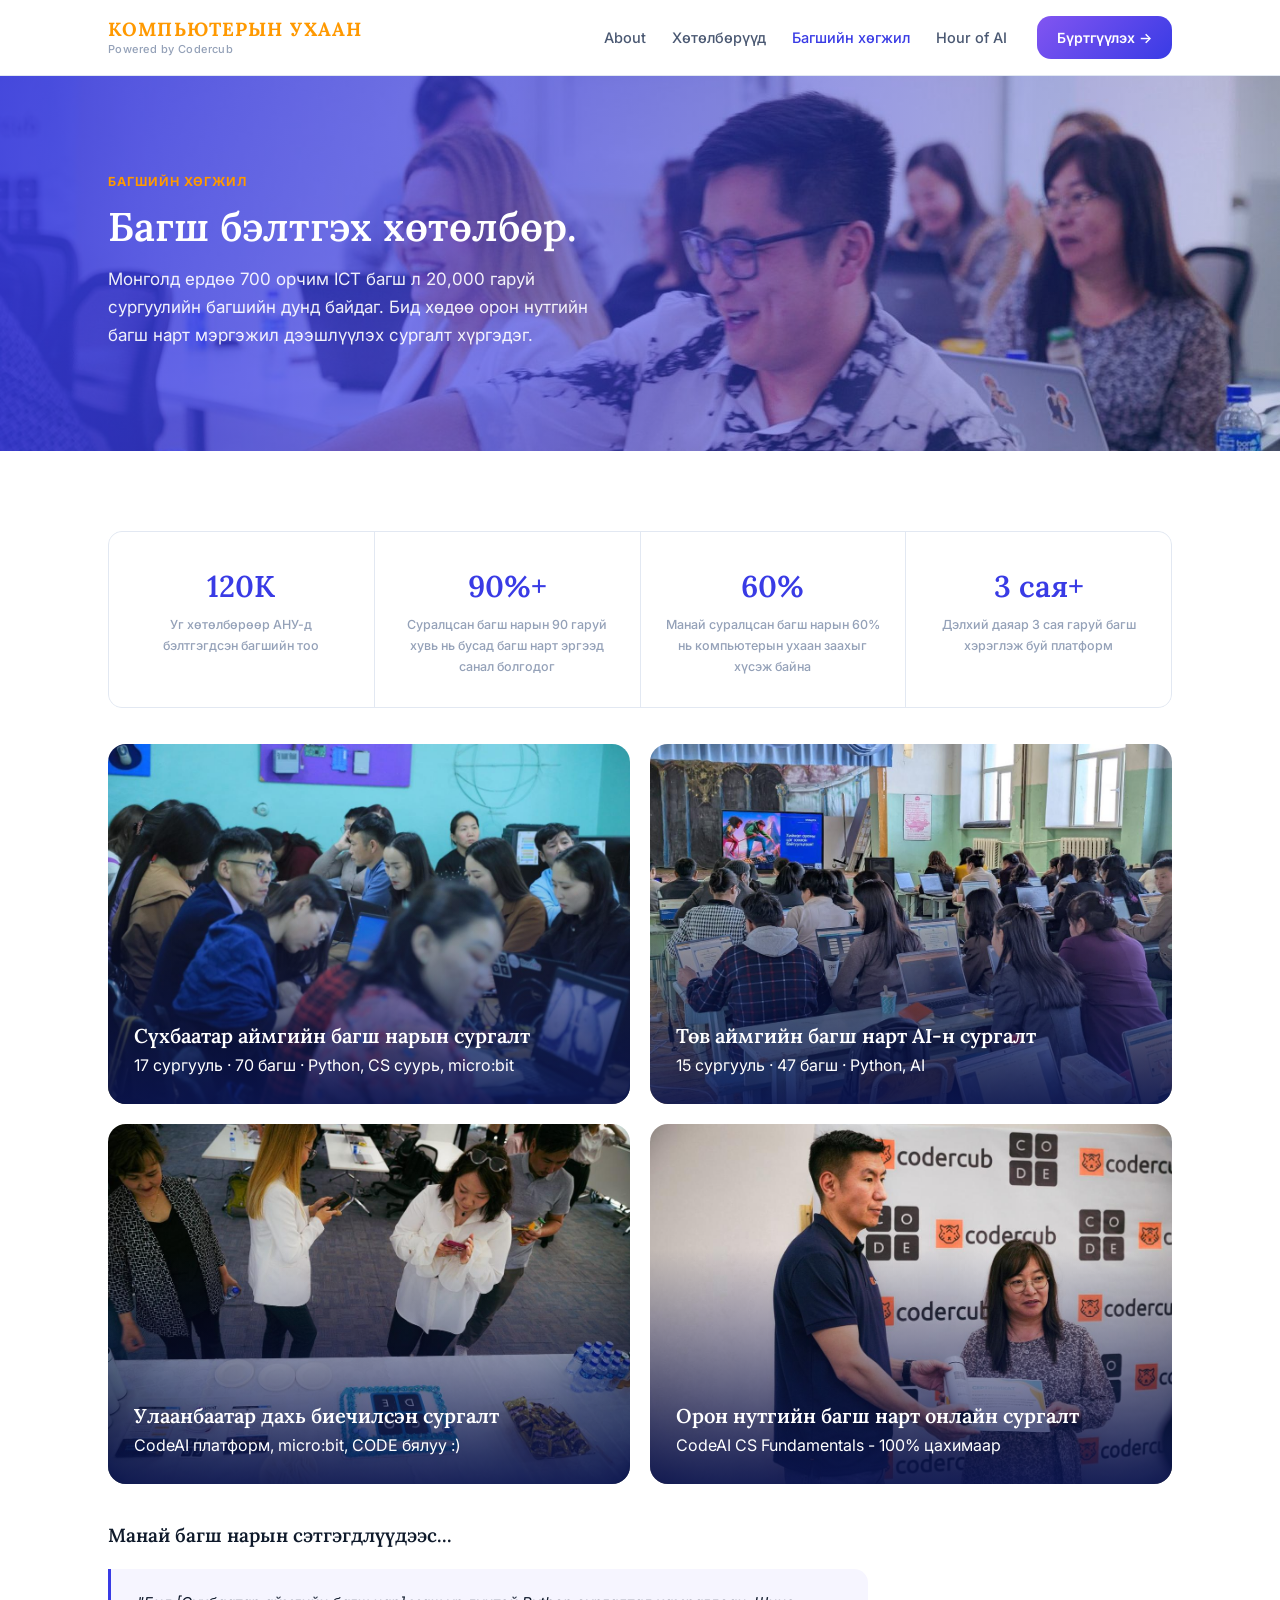
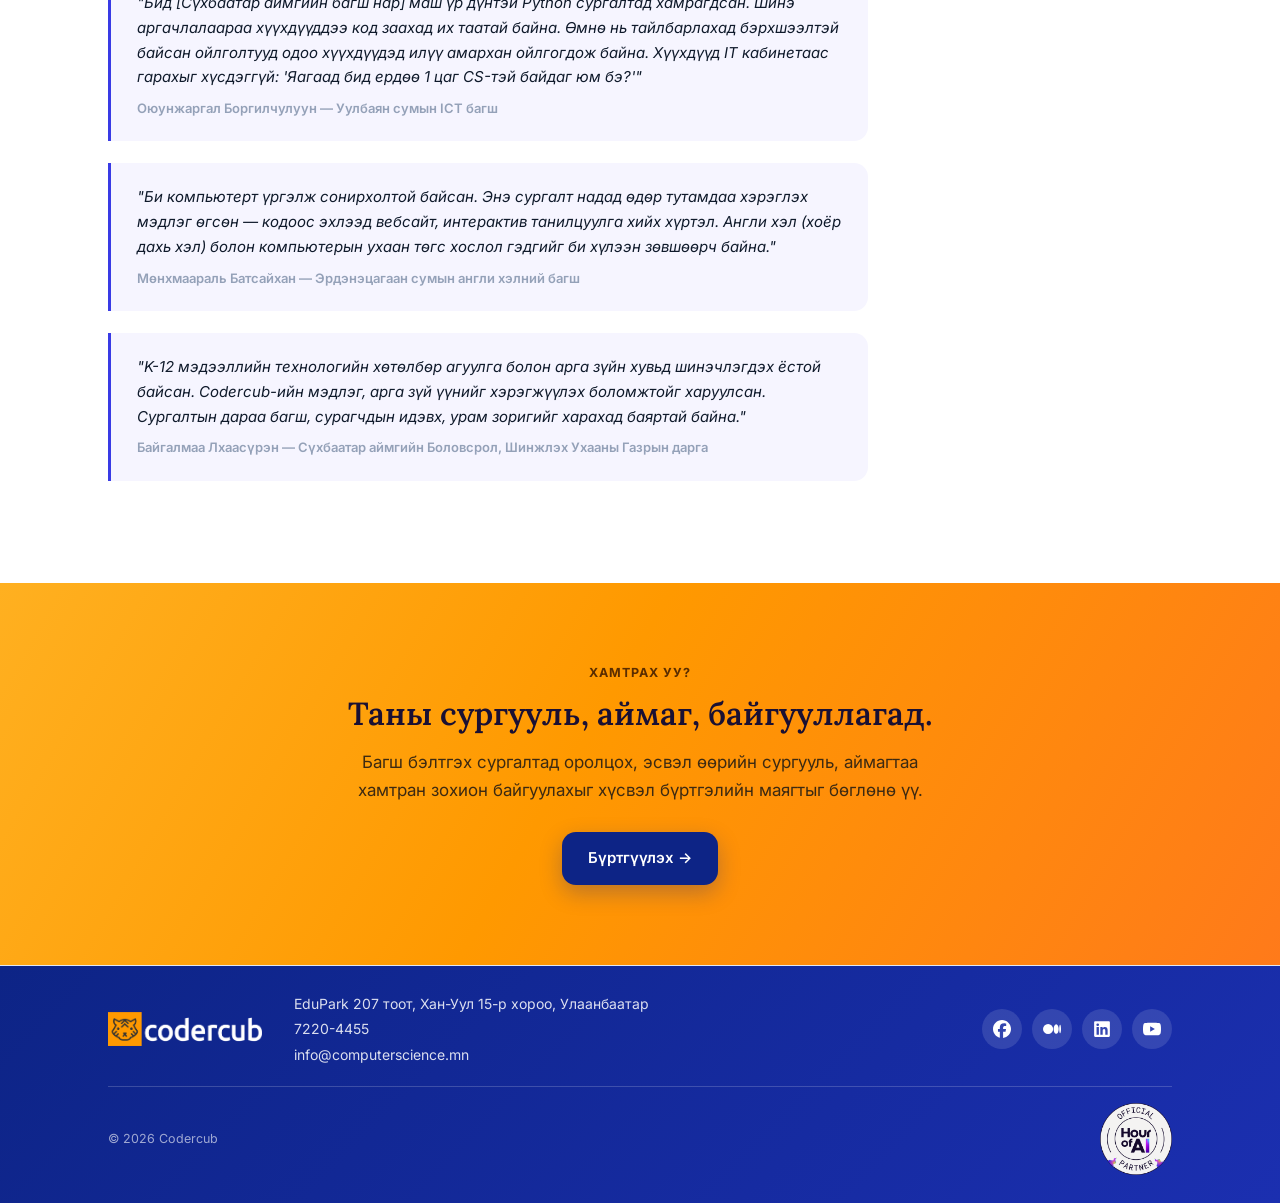
<file: pd/index.html>
<!DOCTYPE html>
<html lang="mn">
<head>
<meta charset="UTF-8">
<meta name="viewport" content="width=device-width, initial-scale=1.0">
<title>Багшийн хөгжил | Компьютерын ухаан | Codercub</title>
<meta name="description" content="Хөдөө орон нутгийн багш нарт зориулсан компьютерын ухааны мэргэжил дээшлүүлэх сургалт.">
<link rel="canonical" href="https://computerscience.mn/pd/">
<meta property="og:type" content="website">
<meta property="og:site_name" content="Компьютерын ухаан | Codercub">
<meta property="og:locale" content="mn_MN">
<meta property="og:title" content="Багшийн хөгжил | Компьютерын ухаан | Codercub">
<meta property="og:description" content="Хөдөө орон нутгийн багш нарт зориулсан компьютерын ухааны мэргэжил дээшлүүлэх сургалт.">
<meta property="og:url" content="https://computerscience.mn/pd/">
<meta property="og:image" content="https://computerscience.mn/assets/images/og-image-codercub.jpg">
<meta property="og:image:width" content="1200">
<meta property="og:image:height" content="630">
<meta name="twitter:card" content="summary_large_image">
<meta name="twitter:title" content="Багшийн хөгжил | Компьютерын ухаан | Codercub">
<meta name="twitter:description" content="Хөдөө орон нутгийн багш нарт зориулсан компьютерын ухааны мэргэжил дээшлүүлэх сургалт.">
<meta name="twitter:image" content="https://computerscience.mn/assets/images/og-image-codercub.jpg">
<link rel="preconnect" href="https://fonts.googleapis.com">
<link rel="preconnect" href="https://fonts.gstatic.com" crossorigin>
<link href="https://fonts.googleapis.com/css2?family=Lora:wght@500;600;700&family=Inter:wght@400;500;600;700&display=swap" rel="stylesheet">
<link rel="stylesheet" href="../assets/css/style.css?v=18">
<link rel="icon" href="../favicon.ico" sizes="48x48">
<link rel="icon" type="image/png" sizes="32x32" href="../assets/images/favicon-32.png">
<link rel="icon" type="image/png" sizes="192x192" href="../assets/images/icon-192.png">
<link rel="apple-touch-icon" href="../assets/images/apple-touch-icon.png">
</head>
<body>

<header>
  <nav>
    <a href="../" class="brand"><span class="brand-text"><span class="brand-title">КОМПЬЮТЕРЫН УХААН</span><span class="brand-sub">Powered by Codercub</span></span></a>
    <div class="navlinks" id="navlinks">
      <div class="links">
        <a class="link" href="../about/">About</a>
        <a class="link" href="../programs/">Хөтөлбөрүүд</a>
        <a class="link active" href="../pd/">Багшийн хөгжил</a>
        <a class="link" href="../hourofai/">Hour of AI</a>
      </div>
      <a class="nav-cta" href="../register/">Бүртгүүлэх →</a>
      <button class="nav-toggle" id="navToggle" aria-label="Цэс" aria-expanded="false">
        <svg viewBox="0 0 24 24" fill="none" stroke="currentColor" stroke-width="2" stroke-linecap="round"><line x1="3" y1="6" x2="21" y2="6"/><line x1="3" y1="12" x2="21" y2="12"/><line x1="3" y1="18" x2="21" y2="18"/></svg>
      </button>
    </div>
  </nav>
</header>

<!-- INTRO -->
<section class="about-banner about-banner--teachers"><div class="wrap">
    <div class="eyebrow">Багшийн хөгжил</div>
    <h1>Багш бэлтгэх хөтөлбөр.</h1>
    <p class="lede">Монголд ердөө 700 орчим ICT багш л 20,000 гаруй сургуулийн багшийн дунд байдаг. Бид хөдөө орон нутгийн багш нарт мэргэжил дээшлүүлэх сургалт хүргэдэг.</p>
  </div></section>

<!-- TEACHER TRAINING -->
<section id="teacher-training" style="padding-top:48px;">
  <div class="wrap">
    
        <div class="stats-grid reveal" style="margin-top:32px; border-radius:14px; overflow:hidden; border:1px solid var(--line);">
      <div class="stat-item">
        <div class="stat-num">120K</div>
        <div class="stat-label">Уг хөтөлбөрөөр АНУ-д бэлтгэгдсэн багшийн тоо</div>
      </div>
      <div class="stat-item">
        <div class="stat-num">90%+</div>
        <div class="stat-label">Суралцсан багш нарын 90 гаруй хувь нь бусад багш нарт эргээд санал болгодог</div>
      </div>
      <div class="stat-item">
        <div class="stat-num">60%</div>
        <div class="stat-label">Манай суралцсан багш нарын 60% нь компьютерын ухаан заахыг хүсэж байна</div>
      </div>
      <div class="stat-item">
        <div class="stat-num">3 сая+</div>
        <div class="stat-label">Дэлхий даяар 3 сая гаруй багш хэрэглэж буй платформ</div>
      </div>
    </div>

    <div class="prog-grid soc-grid">
      <div class="photo-card reveal">
        <img src="../assets/images/teachers-sukhbaatar.jpg" alt="Сүхбаатар аймгийн багш нар сургалтад хамрагдаж буй нь" loading="lazy" style="object-position:center 40%;">
        <div class="body"><h3>Сүхбаатар аймгийн багш нарын сургалт</h3><div class="soc-who">17 сургууль · 70 багш · Python, CS суурь, micro:bit</div></div>
      </div>
      <div class="photo-card reveal">
        <img src="../assets/images/teachers-tuv-ai.jpg" alt="Төв аймгийн багш нар AI-н сургалтад хамрагдаж буй нь" loading="lazy" style="object-position:center 40%;">
        <div class="body"><h3>Төв аймгийн багш нарт AI-н сургалт</h3><div class="soc-who">15 сургууль · 47 багш · Python, AI</div></div>
      </div>
      <div class="photo-card reveal">
        <img src="../assets/images/teachers-ub.jpg" alt="Улаанбаатарт болсон багш нарын биечилсэн сургалтын завсарлага" loading="lazy" style="object-position:center 45%;">
        <div class="body"><h3>Улаанбаатар дахь биечилсэн сургалт</h3><div class="soc-who">CodeAI платформ, micro:bit, CODE бялуу :)</div></div>
      </div>
      <div class="photo-card reveal">
        <img src="../assets/images/teachers-online.jpg" alt="Zolbayar сургалтыг дүүргэсэн багшид гэрчилгээ гардуулж буй нь" loading="lazy" style="object-position:center 30%;">
        <div class="body"><h3>Орон нутгийн багш нарт онлайн сургалт</h3><div class="soc-who">CodeAI CS Fundamentals - 100% цахимаар</div></div>
      </div>
    </div>

    <div style="margin-top:40px; max-width:760px;">
      <h3 class="reveal">Манай багш нарын сэтгэгдлүүдээс...</h3>

      <div class="quote-block reveal">
        <p>"Бид [Сүхбаатар аймгийн багш нар] маш үр дүнтэй Python сургалтад хамрагдсан. Шинэ аргачлалаараа хүүхдүүддээ код заахад их таатай байна. Өмнө нь тайлбарлахад бэрхшээлтэй байсан ойлголтууд одоо хүүхдүүдэд илүү амархан ойлгогдож байна. Хүүхдүүд IT кабинетаас гарахыг хүсдэггүй: 'Яагаад бид ердөө 1 цаг CS-тэй байдаг юм бэ?'"</p>
        <div class="who">Оюунжаргал Боргилчулуун — Уулбаян сумын ICT багш</div>
      </div>

      <div class="quote-block reveal">
        <p>"Би компьютерт үргэлж сонирхолтой байсан. Энэ сургалт надад өдөр тутамдаа хэрэглэх мэдлэг өгсөн — кодоос эхлээд вебсайт, интерактив танилцуулга хийх хүртэл. Англи хэл (хоёр дахь хэл) болон компьютерын ухаан төгс хослол гэдгийг би хүлээн зөвшөөрч байна."</p>
        <div class="who">Мөнхмаараль Батсайхан — Эрдэнэцагаан сумын англи хэлний багш</div>
      </div>

      <div class="quote-block reveal">
        <p>"K-12 мэдээллийн технологийн хөтөлбөр агуулга болон арга зүйн хувьд шинэчлэгдэх ёстой байсан. Codercub-ийн мэдлэг, арга зүй үүнийг хэрэгжүүлэх боломжтойг харуулсан. Сургалтын дараа багш, сурагчдын идэвх, урам зоригийг харахад баяртай байна."</p>
        <div class="who">Байгалмаа Лхаасүрэн — Сүхбаатар аймгийн Боловсрол, Шинжлэх Ухааны Газрын дарга</div>
      </div>
    </div>
  </div>
</section>

<section class="cta border-b">
  <div class="wrap">
    <div class="eyebrow" style="justify-content:center;">Хамтрах уу?</div>
    <h2>Таны сургууль, аймаг, байгууллагад.</h2>
    <p class="lede">Багш бэлтгэх сургалтад оролцох, эсвэл өөрийн сургууль, аймагтаа хамтран зохион байгуулахыг хүсвэл бүртгэлийн маягтыг бөглөнө үү.</p>
    <a class="btn-primary" href="https://docs.google.com/forms/d/1LJiIGmJ8SN2xC_86oiX4M5AiE8zKR9T4AxJD5tlRtM4/viewform" target="_blank" rel="noopener">Бүртгүүлэх →</a>
  </div>
</section>

<footer>
  <div class="wrap footer-row">
    <a class="footer-logo" href="../" aria-label="Codercub"><img src="../assets/images/codercub-logo-white.png" alt="Codercub" width="156" height="34"></a>
    <div class="footer-contact">
      <span>EduPark 207 тоот, Хан-Уул 15-р хороо, Улаанбаатар</span>
      <a href="tel:+97672204455">7220-4455</a>
      <a href="mailto:info@computerscience.mn">info@computerscience.mn</a>
    </div>
    <div class="footer-social">
      <a href="https://www.facebook.com/codercub" target="_blank" rel="noopener" aria-label="Facebook" title="Facebook"><svg viewBox="0 0 24 24" fill="currentColor" aria-hidden="true"><path d="M9.101 23.691v-7.98H6.627v-3.667h2.474v-1.58c0-4.085 1.848-5.978 5.858-5.978.401 0 .955.042 1.468.103a9 9 0 0 1 1.141.195v3.325a9 9 0 0 0-.653-.036 27 27 0 0 0-.733-.009c-.707 0-1.259.096-1.675.309a1.7 1.7 0 0 0-.679.622c-.258.42-.374.995-.374 1.752v1.297h3.919l-.386 2.103-.287 1.564h-3.246v8.245C19.396 23.238 24 18.179 24 12.044c0-6.627-5.373-12-12-12s-12 5.373-12 12c0 5.628 3.874 10.35 9.101 11.647"/></svg></a>
      <a href="https://medium.com/@codercub" target="_blank" rel="noopener" aria-label="Medium" title="Medium"><svg viewBox="0 0 24 24" fill="currentColor" aria-hidden="true"><path d="M13.54 12a6.8 6.8 0 01-6.77 6.82A6.8 6.8 0 010 12a6.8 6.8 0 016.77-6.82A6.8 6.8 0 0113.54 12zM20.96 12c0 3.54-1.51 6.42-3.38 6.42-1.87 0-3.39-2.88-3.39-6.42s1.52-6.42 3.39-6.42 3.38 2.88 3.38 6.42M24 12c0 3.17-.53 5.75-1.19 5.75-.66 0-1.19-2.58-1.19-5.75s.53-5.75 1.19-5.75C23.47 6.25 24 8.83 24 12z"/></svg></a>
      <a href="https://www.linkedin.com/company/codercub/" target="_blank" rel="noopener" aria-label="LinkedIn" title="LinkedIn"><svg viewBox="0 0 448 512" fill="currentColor" aria-hidden="true"><path d="M416 32H31.9C14.3 32 0 46.5 0 64.3v383.4C0 465.5 14.3 480 31.9 480H416c17.6 0 32-14.5 32-32.3V64.3c0-17.8-14.4-32.3-32-32.3M135.4 416H69V202.2h66.5V416zM102.2 96a38.5 38.5 0 1 1 0 77 38.5 38.5 0 1 1 0-77m282.1 320h-66.4V312c0-24.8-.5-56.7-34.5-56.7-34.6 0-39.9 27-39.9 54.9V416h-66.4V202.2h63.7v29.2h.9c8.9-16.8 30.6-34.5 62.9-34.5 67.2 0 79.7 44.3 79.7 101.9z"/></svg></a>
      <a href="https://www.youtube.com/@codercub" target="_blank" rel="noopener" aria-label="YouTube" title="YouTube"><svg viewBox="0 0 24 24" fill="currentColor" aria-hidden="true"><path d="M23.498 6.186a3.02 3.02 0 0 0-2.122-2.136C19.505 3.545 12 3.545 12 3.545s-7.505 0-9.377.505A3.02 3.02 0 0 0 .502 6.186C0 8.07 0 12 0 12s0 3.93.502 5.814a3.02 3.02 0 0 0 2.122 2.136c1.871.505 9.376.505 9.376.505s7.505 0 9.377-.505a3.02 3.02 0 0 0 2.122-2.136C24 15.93 24 12 24 12s0-3.93-.502-5.814M9.545 15.568V8.432L15.818 12z"/></svg></a>
    </div>
  </div>
  <div class="wrap"><div class="footer-bottom"><span>© <span id="year">2026</span> Codercub</span><span class="footer-badge"><img src="../assets/images/hour-of-ai-partner.png" alt="Hour of AI — Official Partner" width="72" height="72" loading="lazy"></span></div></div>
</footer>

<script src="../assets/js/script.js?v=3"></script>
</body>
</html>
</file>
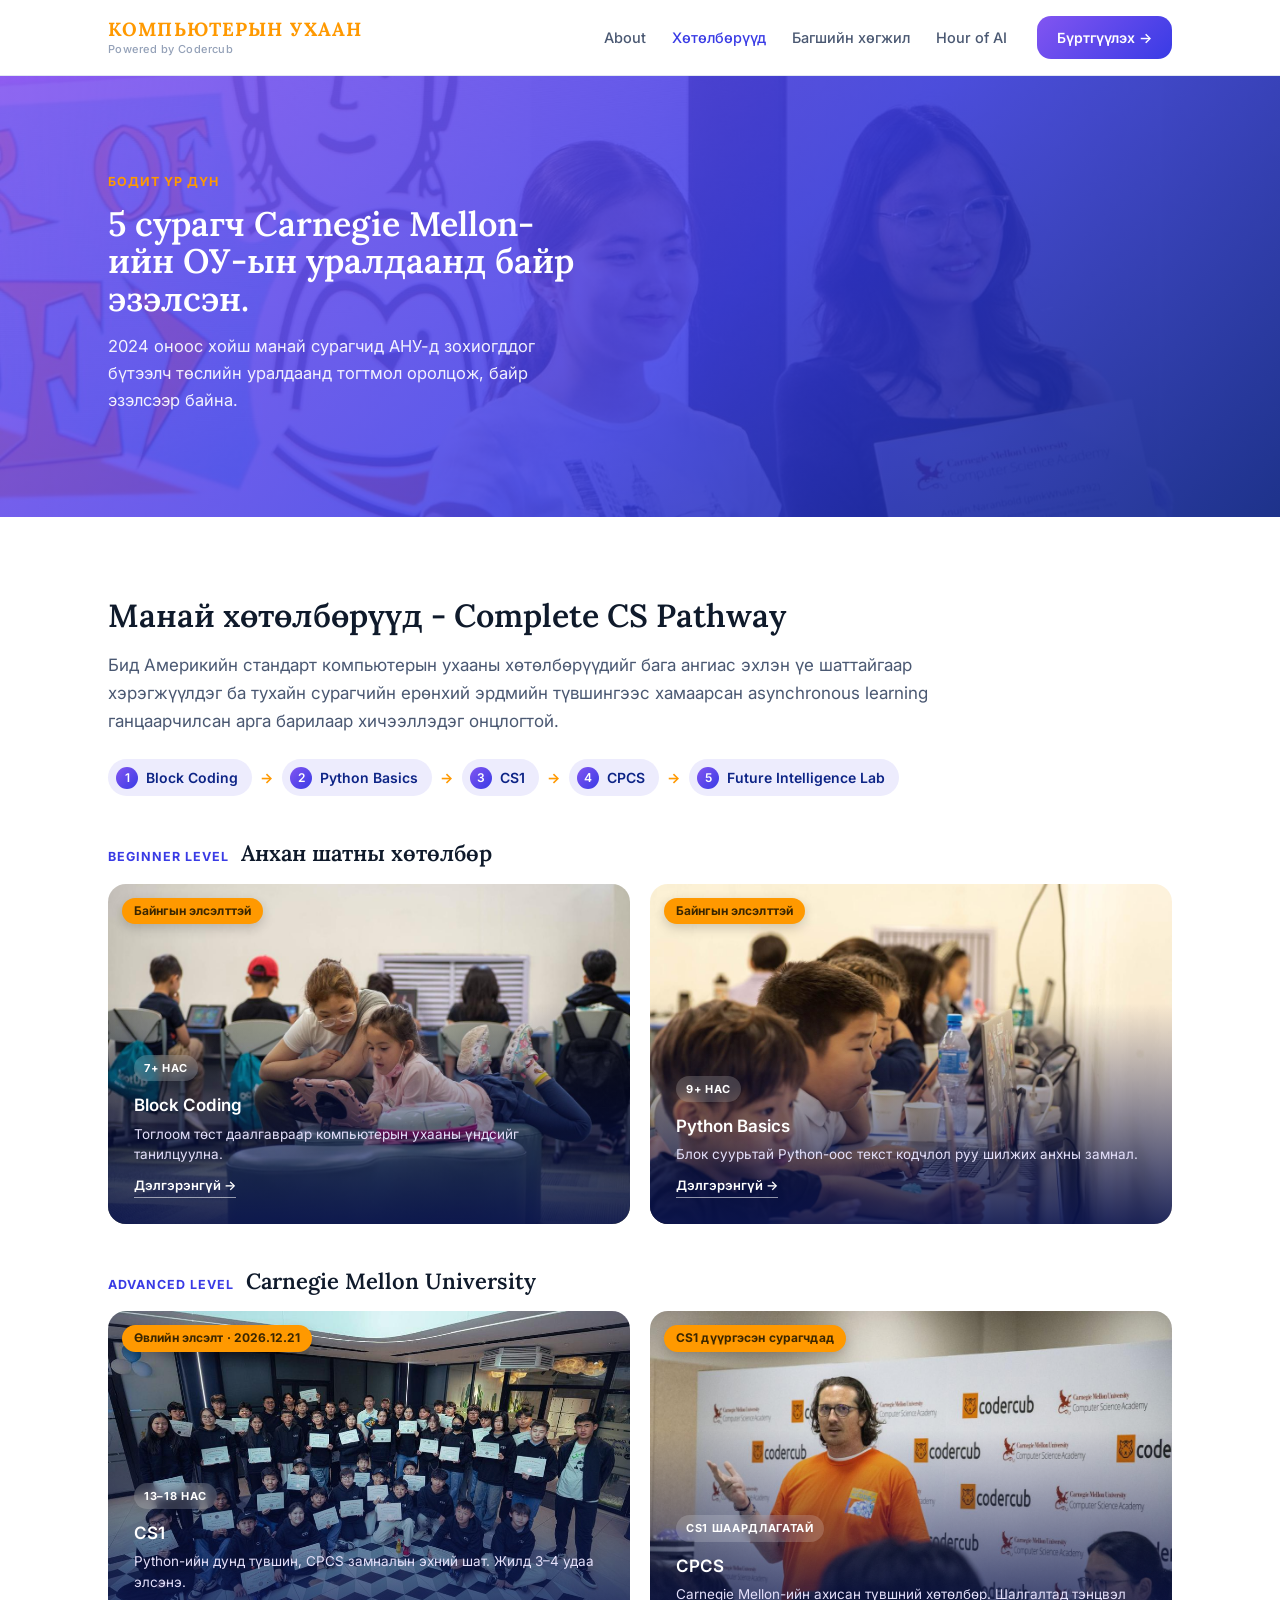
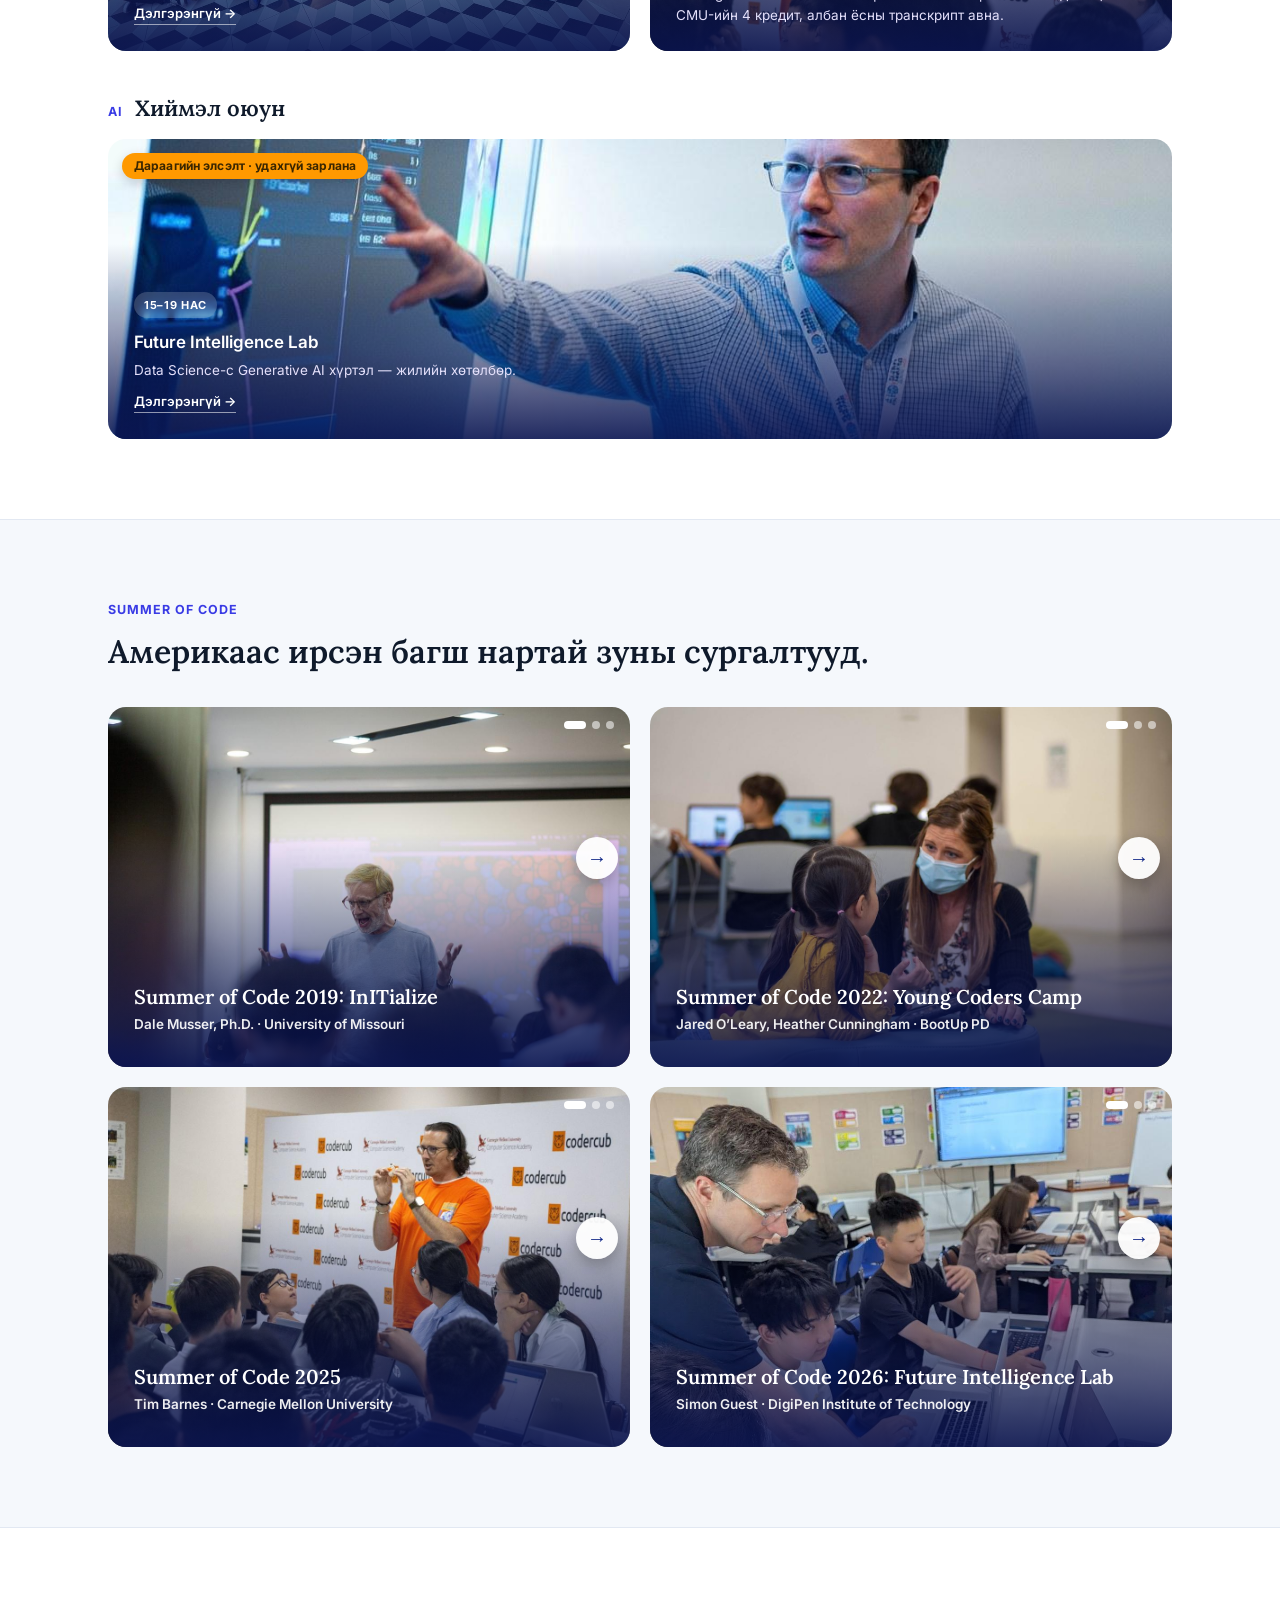
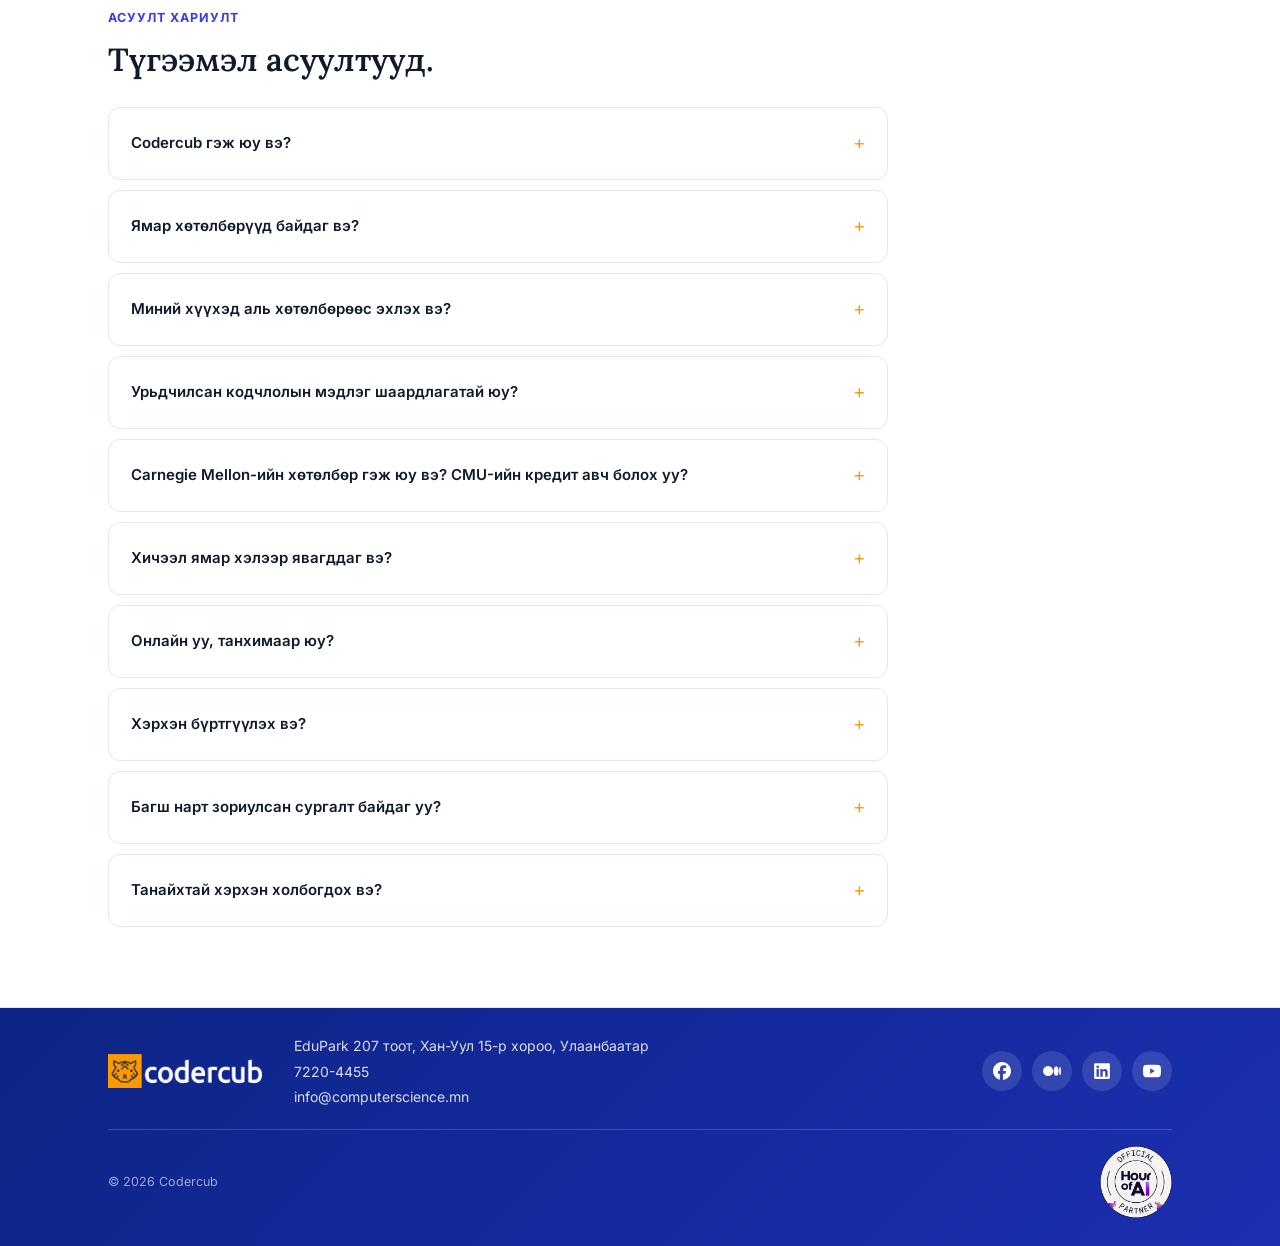
<file: programs/index.html>
<!DOCTYPE html>
<html lang="mn">
<head>
<meta charset="UTF-8">
<meta name="viewport" content="width=device-width, initial-scale=1.0">
<title>Хөтөлбөрүүд | Компьютерын ухаан | Codercub</title>
<meta name="description" content="Codercub-ийн хөтөлбөрүүд: багш бэлтгэх сургалт, бага ангийн CS хөтөлбөр, CS1 (Carnegie Mellon замнал), Future Intelligence Lab AI хөтөлбөр.">
<link rel="canonical" href="https://computerscience.mn/programs/">
<meta property="og:type" content="website">
<meta property="og:site_name" content="Компьютерын ухаан | Codercub">
<meta property="og:locale" content="mn_MN">
<meta property="og:title" content="Хөтөлбөрүүд | Компьютерын ухаан | Codercub">
<meta property="og:description" content="Codercub-ийн хөтөлбөрүүд: багш бэлтгэх сургалт, бага ангийн CS хөтөлбөр, CS1 (Carnegie Mellon замнал), Future Intelligence Lab AI хөтөлбөр.">
<meta property="og:url" content="https://computerscience.mn/programs/">
<meta property="og:image" content="https://computerscience.mn/assets/images/og-image-codercub.jpg">
<meta property="og:image:width" content="1200">
<meta property="og:image:height" content="630">
<meta name="twitter:card" content="summary_large_image">
<meta name="twitter:title" content="Хөтөлбөрүүд | Компьютерын ухаан | Codercub">
<meta name="twitter:description" content="Codercub-ийн хөтөлбөрүүд: багш бэлтгэх сургалт, бага ангийн CS хөтөлбөр, CS1 (Carnegie Mellon замнал), Future Intelligence Lab AI хөтөлбөр.">
<meta name="twitter:image" content="https://computerscience.mn/assets/images/og-image-codercub.jpg">
<link rel="preconnect" href="https://fonts.googleapis.com">
<link rel="preconnect" href="https://fonts.gstatic.com" crossorigin>
<link href="https://fonts.googleapis.com/css2?family=Lora:wght@500;600;700&family=Inter:wght@400;500;600;700&display=swap" rel="stylesheet">
<link rel="stylesheet" href="../assets/css/style.css?v=18">
<link rel="icon" href="../favicon.ico" sizes="48x48">
<link rel="icon" type="image/png" sizes="32x32" href="../assets/images/favicon-32.png">
<link rel="icon" type="image/png" sizes="192x192" href="../assets/images/icon-192.png">
<link rel="apple-touch-icon" href="../assets/images/apple-touch-icon.png">
</head>
<body>

<header>
  <nav>
    <a href="../" class="brand"><span class="brand-text"><span class="brand-title">КОМПЬЮТЕРЫН УХААН</span><span class="brand-sub">Powered by Codercub</span></span></a>
    <div class="navlinks" id="navlinks">
      <div class="links">
        <a class="link" href="../about/">About</a>
        <a class="link active" href="../programs/">Хөтөлбөрүүд</a>
        <a class="link" href="../pd/">Багшийн хөгжил</a>
        <a class="link" href="../hourofai/">Hour of AI</a>
      </div>
      <a class="nav-cta" href="../register/">Бүртгүүлэх →</a>
      <button class="nav-toggle" id="navToggle" aria-label="Цэс" aria-expanded="false">
        <svg viewBox="0 0 24 24" fill="none" stroke="currentColor" stroke-width="2" stroke-linecap="round"><line x1="3" y1="6" x2="21" y2="6"/><line x1="3" y1="12" x2="21" y2="12"/><line x1="3" y1="18" x2="21" y2="18"/></svg>
      </button>
    </div>
  </nav>
</header>

<section class="about-banner about-banner--results">
  <div class="wrap">
    <div class="eyebrow">Бодит үр дүн</div>
    <h1>5 сурагч Carnegie Mellon-ийн ОУ-ын уралдаанд байр эзэлсэн.</h1>
    <p class="lede">2024 оноос хойш манай сурагчид АНУ-д зохиогддог бүтээлч төслийн уралдаанд тогтмол оролцож, байр эзэлсээр байна.</p>
  </div>
</section>

<!-- OUR PROGRAMS -->
<section id="programs" class="border-b">
  <div class="wrap">
    <h2 class="reveal">Манай хөтөлбөрүүд - Complete CS Pathway</h2>
    <p class="lede reveal" style="max-width:860px;">Бид Америкийн стандарт компьютерын ухааны хөтөлбөрүүдийг бага ангиас эхлэн үе шаттайгаар хэрэгжүүлдэг ба тухайн сурагчийн ерөнхий эрдмийн түвшингээс хамаарсан asynchronous learning ганцаарчилсан арга барилаар хичээллэдэг онцлогтой.</p>
    <ol class="path-row reveal" aria-label="Хөтөлбөрийн дараалал">
      <li><span>1</span>Block Coding</li>
      <li><span>2</span>Python Basics</li>
      <li><span>3</span>CS1</li>
      <li><span>4</span>CPCS</li>
      <li><span>5</span>Future Intelligence Lab</li>
    </ol>

    <div class="prog-group">
      <div class="prog-group-label reveal"><span class="pg-en">Beginner level</span><h3>Анхан шатны хөтөлбөр</h3></div>
      <div class="prog-photos prog-photos--2">
      <a class="photo-card reveal" href="../block-coding/">
        <span class="enroll-badge">Байнгын элсэлттэй</span>
        <img src="../assets/images/young-learner-tablet.jpg" alt="Багш бага насны охинтой хамт таблет дээр кодчилж буй нь" loading="lazy">
        <div class="body"><span class="tag">7+ нас</span><p style="color:#fff; font-weight:600; font-size:17px;">Block Coding</p><p class="pc-sub">Тоглоом төст даалгавраар компьютерын ухааны үндсийг танилцуулна.</p><span class="pc-go">Дэлгэрэнгүй →</span></div>
      </a>
      <a class="photo-card reveal" href="../python-basics/">
        <span class="enroll-badge">Байнгын элсэлттэй</span>
        <img src="../assets/images/kids-coding.jpg" alt="Сурагчид кодчлол хийж буй нь" loading="lazy">
        <div class="body"><span class="tag">9+ нас</span><p style="color:#fff; font-weight:600; font-size:17px;">Python Basics</p><p class="pc-sub">Блок суурьтай Python-оос текст кодчлол руу шилжих анхны замнал.</p><span class="pc-go">Дэлгэрэнгүй →</span></div>
      </a>
      </div>
    </div>

    <div class="prog-group">
      <div class="prog-group-label reveal"><span class="pg-en">Advanced level</span><h3>Carnegie Mellon University</h3></div>
      <div class="prog-photos prog-photos--2">
      <a class="photo-card reveal" href="../cs1/">
        <span class="enroll-badge">Өвлийн элсэлт · 2026.12.21</span>
        <img src="../assets/images/cs1-class-2026.jpg" alt="CS1 хөтөлбөр төгссөн сурагчид гэрчилгээгээ барин зурагт буусан нь" loading="lazy">
        <div class="body"><span class="tag">13–18 нас</span><p style="color:#fff; font-weight:600; font-size:17px;">CS1</p><p class="pc-sub">Python-ийн дунд түвшин, CPCS замналын эхний шат. Жилд 3–4 удаа элсэнэ.</p><span class="pc-go">Дэлгэрэнгүй →</span></div>
      </a>
      <div class="photo-card reveal">
        <span class="enroll-badge">CS1 дүүргэсэн сурагчдад</span>
        <img src="../assets/images/cmu-banner.jpg" alt="Carnegie Mellon-ийн багш Codercub-ийн сурагчдад хичээл зааж буй нь" loading="lazy">
        <div class="body"><span class="tag">CS1 шаардлагатай</span><p style="color:#fff; font-weight:600; font-size:17px;">CPCS</p><p class="pc-sub">Carnegie Mellon-ийн ахисан түвшний хөтөлбөр. Шалгалтад тэнцвэл CMU-ийн 4 кредит, албан ёсны транскрипт авна.</p></div>
      </div>
      </div>
    </div>

    <div class="prog-group">
      <div class="prog-group-label reveal"><span class="pg-en">AI</span><h3>Хиймэл оюун</h3></div>
      <div class="prog-photos prog-photos--1">
      <a class="photo-card reveal" href="../future/">
        <span class="enroll-badge">Дараагийн элсэлт · удахгүй зарлана</span>
        <img src="../assets/images/fil-thumb.jpg" alt="Simon Guest Future Intelligence Lab-ийн хичээл зааж буй нь" loading="lazy">
        <div class="body"><span class="tag">15–19 нас</span><p style="color:#fff; font-weight:600; font-size:17px;">Future Intelligence Lab</p><p class="pc-sub">Data Science-с Generative AI хүртэл — жилийн хөтөлбөр.</p><span class="pc-go">Дэлгэрэнгүй →</span></div>
      </a>
      </div>
    </div>
  </div>
</section>

<!-- SUMMER OF CODE -->
<section id="summer-of-code" class="section-soft border-b">
  <div class="wrap">
    <div class="eyebrow">Summer of Code</div>
    <h2 class="reveal">Америкаас ирсэн багш нартай зуны сургалтууд.</h2>
    <div class="prog-grid soc-grid">
      <div class="photo-card soc-card reveal" aria-roledescription="carousel" aria-label="Summer of Code 2019">
        <div class="soc-track" tabindex="0">
          <div class="soc-s"><img src="../assets/images/soc-2019.jpg" alt="Dale Musser хичээл зааж буй нь" loading="lazy" style="object-position:center 35%;"></div>
          <div class="soc-s"><img src="../assets/images/initialize-2019.jpg" alt="Сурагч төслөө Dale Musser-т үзүүлж буй нь" loading="lazy" style="object-position:center;"></div>
                  <div class="soc-s"><img src="../assets/images/soc-2019-3.jpg" alt="Dale Musser InITialize-ийн сурагчидтай хамт" loading="lazy" style="object-position:center 45%;"></div>
        </div>
        <button class="soc-arrow soc-prev" type="button" aria-label="Өмнөх">←</button>
        <button class="soc-arrow soc-next" type="button" aria-label="Дараах">→</button>
        <div class="soc-dots" aria-hidden="true"></div>
        <div class="body"><h3>Summer of Code 2019: InITialize</h3><div class="soc-who">Dale Musser, Ph.D. · University of Missouri</div></div>
      </div>
      <div class="photo-card soc-card reveal" aria-roledescription="carousel" aria-label="Summer of Code 2022">
        <div class="soc-track" tabindex="0">
          <div class="soc-s"><img src="../assets/images/soc-2022.jpg" alt="Heather Cunningham бага насны сурагчтай ярилцаж буй нь" loading="lazy" style="object-position:65% 40%;"></div>
          <div class="soc-s"><img src="../assets/images/soc-2022-3.jpg" alt="BootUp PD-ийн багш бага ангийн сурагчдад хичээл заахад сурагчид анхааралтай сонсож буй нь" loading="lazy" style="object-position:center 40%;"></div>
                  <div class="soc-s"><img src="../assets/images/bootup-partnership.jpg" alt="Jared O’Leary, Heather Cunningham — BootUp PD" loading="lazy" style="object-position:center 40%;"></div>
        </div>
        <button class="soc-arrow soc-prev" type="button" aria-label="Өмнөх">←</button>
        <button class="soc-arrow soc-next" type="button" aria-label="Дараах">→</button>
        <div class="soc-dots" aria-hidden="true"></div>
        <div class="body"><h3>Summer of Code 2022: Young Coders Camp</h3><div class="soc-who">Jared O’Leary, Heather Cunningham · BootUp PD</div></div>
      </div>
      <div class="photo-card soc-card reveal" aria-roledescription="carousel" aria-label="Summer of Code 2025">
        <div class="soc-track" tabindex="0">
          <div class="soc-s"><img src="../assets/images/soc-2025.jpg" alt="Tim Barnes хичээл зааж буй нь" loading="lazy" style="object-position:center 25%;"></div>
          <div class="soc-s"><img src="../assets/images/soc-2025-3.jpg" alt="Tim Barnes сурагчтай гэрчилгээ барин зурагт буусан нь" loading="lazy" style="object-position:45% center;"></div>
                  <div class="soc-s"><img src="../assets/images/summer-of-code-2025.jpg" alt="Summer of Code 2025-ын оролцогчид гэрчилгээгээ барин зурагт буусан нь" loading="lazy" style="object-position:center;"></div>
        </div>
        <button class="soc-arrow soc-prev" type="button" aria-label="Өмнөх">←</button>
        <button class="soc-arrow soc-next" type="button" aria-label="Дараах">→</button>
        <div class="soc-dots" aria-hidden="true"></div>
        <div class="body"><h3>Summer of Code 2025</h3><div class="soc-who">Tim Barnes · Carnegie Mellon University</div></div>
      </div>
      <div class="photo-card soc-card reveal" aria-roledescription="carousel" aria-label="Summer of Code 2026">
        <div class="soc-track" tabindex="0">
          <div class="soc-s"><img src="../assets/images/soc-2026.jpg" alt="Simon Guest сурагчдад тусалж буй нь" loading="lazy" style="object-position:20% 45%;"></div>
          <div class="soc-s"><img src="../assets/images/soc-2026-3.jpg" alt="Simon Guest сурагчдад хичээлээ танилцуулж буй нь" loading="lazy" style="object-position:center 55%;"></div>
                  <div class="soc-s"><img src="../assets/images/fil-summer-2026.jpg" alt="Summer of Code 2026-ын оролцогчид" loading="lazy" style="object-position:center;"></div>
        </div>
        <button class="soc-arrow soc-prev" type="button" aria-label="Өмнөх">←</button>
        <button class="soc-arrow soc-next" type="button" aria-label="Дараах">→</button>
        <div class="soc-dots" aria-hidden="true"></div>
        <div class="body"><h3>Summer of Code 2026: Future Intelligence Lab</h3><div class="soc-who">Simon Guest · DigiPen Institute of Technology</div></div>
      </div>
    </div>
  </div>
</section>

<!-- FAQ -->
<section id="faq" class="border-b">
  <div class="wrap">
    <div class="eyebrow">Асуулт хариулт</div>
    <h2 class="reveal">Түгээмэл асуултууд.</h2>
    <div class="faq-list">
      <details class="faq-item reveal">
        <summary>Codercub гэж юу вэ?<span class="plus">+</span></summary>
        <div class="faq-a">Codercub бол 2018 онд үүсгэн байгуулагдсан Монголын анхны K-12 coding academy бөгөөд CodeAI (өмнөх нэрээр Code.org)-ийн Монгол дахь албан ёсны түнш юм. Кодчин бамбар (Coder-cub) нэрийг үүсгэн байгуулагч Золбаяр өөрийн төгссөн Миззурийн их сургуулийн mascot болох <a href="https://en.wikipedia.org/wiki/Truman_the_Tiger" target="_blank" rel="noopener" style="text-decoration:underline;">Truman the Tiger</a> барны үр төл хэмээн бэлгэдэж нэрлэсэн юм.</div>
      </details>
      <details class="faq-item reveal">
        <summary>Ямар хөтөлбөрүүд байдаг вэ?<span class="plus">+</span></summary>
        <div class="faq-a">Хоёр чиглэлээр ажилладаг: хөдөө орон нутгийн багш нарт зориулсан мэргэжил дээшлүүлэх сургалт, мөн сурагчдад зориулсан хөтөлбөрүүд — Block Coding (7+ нас), Python Basics (9+ нас), CS1, CPCS, Future Intelligence Lab. Дэлгэрэнгүйг дээрх хөтөлбөр бүрийн тайлбараас үзнэ үү.</div>
      </details>
      <details class="faq-item reveal">
        <summary>Миний хүүхэд аль хөтөлбөрөөс эхлэх вэ?<span class="plus">+</span></summary>
        <div class="faq-a">Кодчлолд анх орж буй 7 ба түүнээс дээш насны хүүхэд Block Coding-оос, 9 наснаас Python Basics-ээс эхэлж болно. Ахлах ангийн сурагч Python Basics-ээс эхэлж, дараа нь CS1 руу шилжинэ. Python мэддэг сурагч, залуучууд Future Intelligence Lab-д суралцаж болно. Эргэлзэж байвал манай Facebook хуудсаар асууна уу.</div>
      </details>
      <details class="faq-item reveal">
        <summary>Урьдчилсан кодчлолын мэдлэг шаардлагатай юу?<span class="plus">+</span></summary>
        <div class="faq-a">Block Coding болон Python Basics-д кодчлолын урьдчилсан мэдлэг шаардахгүй. Future Intelligence Lab-д Python-ы суурь мэдлэг шаардлагатай.</div>
      </details>
      <details class="faq-item reveal">
        <summary>Carnegie Mellon-ийн хөтөлбөр гэж юу вэ? CMU-ийн кредит авч болох уу?<span class="plus">+</span></summary>
        <div class="faq-a">CS1 → CPCS гэсэн Carnegie Mellon-ийн замнал. CS1 нь CPCS хөтөлбөрт орох албан ёсны prerequisite бөгөөд CPCS шалгалтад тэнцсэн сурагч CMU-ийн кредит авах боломжтой. 2026 онд манай 8-р ангийн сурагч анх удаа CPCS шалгалтад тэнцэж, CMU-ийн кредит авсан.</div>
      </details>
      <details class="faq-item reveal">
        <summary>Хичээл ямар хэлээр явагддаг вэ?<span class="plus">+</span></summary>
        <div class="faq-a">Future Intelligence Lab англи хэл дээр явагддаг (багш Simon Guest англиар заана) бөгөөд энэ нь сурагчдад англи хэлний бодит хэрэглээний туршлага өгдөг давуу талтай. CS1 монгол хэл дээр явагдах ба код бичих, техникийн нэр томьёог англиар заана; шаардлагатай сурагчид англиар нэмэлт тайлбар авах боломжтой.</div>
      </details>
      <details class="faq-item reveal">
        <summary>Онлайн уу, танхимаар юу?<span class="plus">+</span></summary>
        <div class="faq-a">Хөтөлбөр бүр өөр өөр хэлбэртэй: CS1 онлайн лекц ба танхимыг хослуулсан (hybrid), Future Intelligence Lab бүрэн онлайн, амьд хичээл. Бусад хөтөлбөрийн мэдээллийг дээрх тайлбараас үзнэ үү.</div>
      </details>
      <details class="faq-item reveal">
        <summary>Хэрхэн бүртгүүлэх вэ?<span class="plus">+</span></summary>
        <div class="faq-a">Дээд талын "Бүртгүүлэх" товчоор бүртгэлийн формыг бөглөнө. Бага ангийн хөтөлбөр (Block Coding, Python Basics)-д долоо хоног бүр элсэх боломжтой. Бусад хөтөлбөрийн элсэлтийн хугацаа өөр өөр — жишээ нь CS1-ийн дараагийн элсэлт 2027.09.14-нд эхэлнэ.</div>
      </details>
      <details class="faq-item reveal">
        <summary>Багш нарт зориулсан сургалт байдаг уу?<span class="plus">+</span></summary>
        <div class="faq-a">Тийм. Хөдөө орон нутгийн сургуулийн багш нарт зориулсан мэргэжил дээшлүүлэх сургалтыг CodeAI, BootUp PD зэрэг түншүүдтэйгээ хамтран зохион байгуулдаг. Сургууль, байгууллага <a href="https://www.facebook.com/codercub" target="_blank" rel="noopener">Facebook хуудсаар</a> холбогдоно уу. Дэлгэрэнгүйг <a href="../pd/">Багшийн хөгжил</a> хуудаснаас үзнэ үү.</div>
      </details>
      <details class="faq-item reveal">
        <summary>Танайхтай хэрхэн холбогдох вэ?<span class="plus">+</span></summary>
        <div class="faq-a">EduPark 207 тоот, Хан-Уул 15-р хороо, Улаанбаатар хаягаар, 7220-4455 утсаар, info@computerscience.mn хаягаар эсвэл <a href="https://www.facebook.com/codercub" target="_blank" rel="noopener">Facebook</a> хуудсаар холбогдоорой.</div>
      </details>
    </div>
  </div>
</section>

<footer>
  <div class="wrap footer-row">
    <a class="footer-logo" href="../" aria-label="Codercub"><img src="../assets/images/codercub-logo-white.png" alt="Codercub" width="156" height="34"></a>
    <div class="footer-contact">
      <span>EduPark 207 тоот, Хан-Уул 15-р хороо, Улаанбаатар</span>
      <a href="tel:+97672204455">7220-4455</a>
      <a href="mailto:info@computerscience.mn">info@computerscience.mn</a>
    </div>
    <div class="footer-social">
      <a href="https://www.facebook.com/codercub" target="_blank" rel="noopener" aria-label="Facebook" title="Facebook"><svg viewBox="0 0 24 24" fill="currentColor" aria-hidden="true"><path d="M9.101 23.691v-7.98H6.627v-3.667h2.474v-1.58c0-4.085 1.848-5.978 5.858-5.978.401 0 .955.042 1.468.103a9 9 0 0 1 1.141.195v3.325a9 9 0 0 0-.653-.036 27 27 0 0 0-.733-.009c-.707 0-1.259.096-1.675.309a1.7 1.7 0 0 0-.679.622c-.258.42-.374.995-.374 1.752v1.297h3.919l-.386 2.103-.287 1.564h-3.246v8.245C19.396 23.238 24 18.179 24 12.044c0-6.627-5.373-12-12-12s-12 5.373-12 12c0 5.628 3.874 10.35 9.101 11.647"/></svg></a>
      <a href="https://medium.com/@codercub" target="_blank" rel="noopener" aria-label="Medium" title="Medium"><svg viewBox="0 0 24 24" fill="currentColor" aria-hidden="true"><path d="M13.54 12a6.8 6.8 0 01-6.77 6.82A6.8 6.8 0 010 12a6.8 6.8 0 016.77-6.82A6.8 6.8 0 0113.54 12zM20.96 12c0 3.54-1.51 6.42-3.38 6.42-1.87 0-3.39-2.88-3.39-6.42s1.52-6.42 3.39-6.42 3.38 2.88 3.38 6.42M24 12c0 3.17-.53 5.75-1.19 5.75-.66 0-1.19-2.58-1.19-5.75s.53-5.75 1.19-5.75C23.47 6.25 24 8.83 24 12z"/></svg></a>
      <a href="https://www.linkedin.com/company/codercub/" target="_blank" rel="noopener" aria-label="LinkedIn" title="LinkedIn"><svg viewBox="0 0 448 512" fill="currentColor" aria-hidden="true"><path d="M416 32H31.9C14.3 32 0 46.5 0 64.3v383.4C0 465.5 14.3 480 31.9 480H416c17.6 0 32-14.5 32-32.3V64.3c0-17.8-14.4-32.3-32-32.3M135.4 416H69V202.2h66.5V416zM102.2 96a38.5 38.5 0 1 1 0 77 38.5 38.5 0 1 1 0-77m282.1 320h-66.4V312c0-24.8-.5-56.7-34.5-56.7-34.6 0-39.9 27-39.9 54.9V416h-66.4V202.2h63.7v29.2h.9c8.9-16.8 30.6-34.5 62.9-34.5 67.2 0 79.7 44.3 79.7 101.9z"/></svg></a>
      <a href="https://www.youtube.com/@codercub" target="_blank" rel="noopener" aria-label="YouTube" title="YouTube"><svg viewBox="0 0 24 24" fill="currentColor" aria-hidden="true"><path d="M23.498 6.186a3.02 3.02 0 0 0-2.122-2.136C19.505 3.545 12 3.545 12 3.545s-7.505 0-9.377.505A3.02 3.02 0 0 0 .502 6.186C0 8.07 0 12 0 12s0 3.93.502 5.814a3.02 3.02 0 0 0 2.122 2.136c1.871.505 9.376.505 9.376.505s7.505 0 9.377-.505a3.02 3.02 0 0 0 2.122-2.136C24 15.93 24 12 24 12s0-3.93-.502-5.814M9.545 15.568V8.432L15.818 12z"/></svg></a>
    </div>
  </div>
  <div class="wrap"><div class="footer-bottom"><span>© <span id="year">2026</span> Codercub</span><span class="footer-badge"><img src="../assets/images/hour-of-ai-partner.png" alt="Hour of AI — Official Partner" width="72" height="72" loading="lazy"></span></div></div>
</footer>

<script src="../assets/js/script.js?v=3"></script>
</body>
</html>
</file>
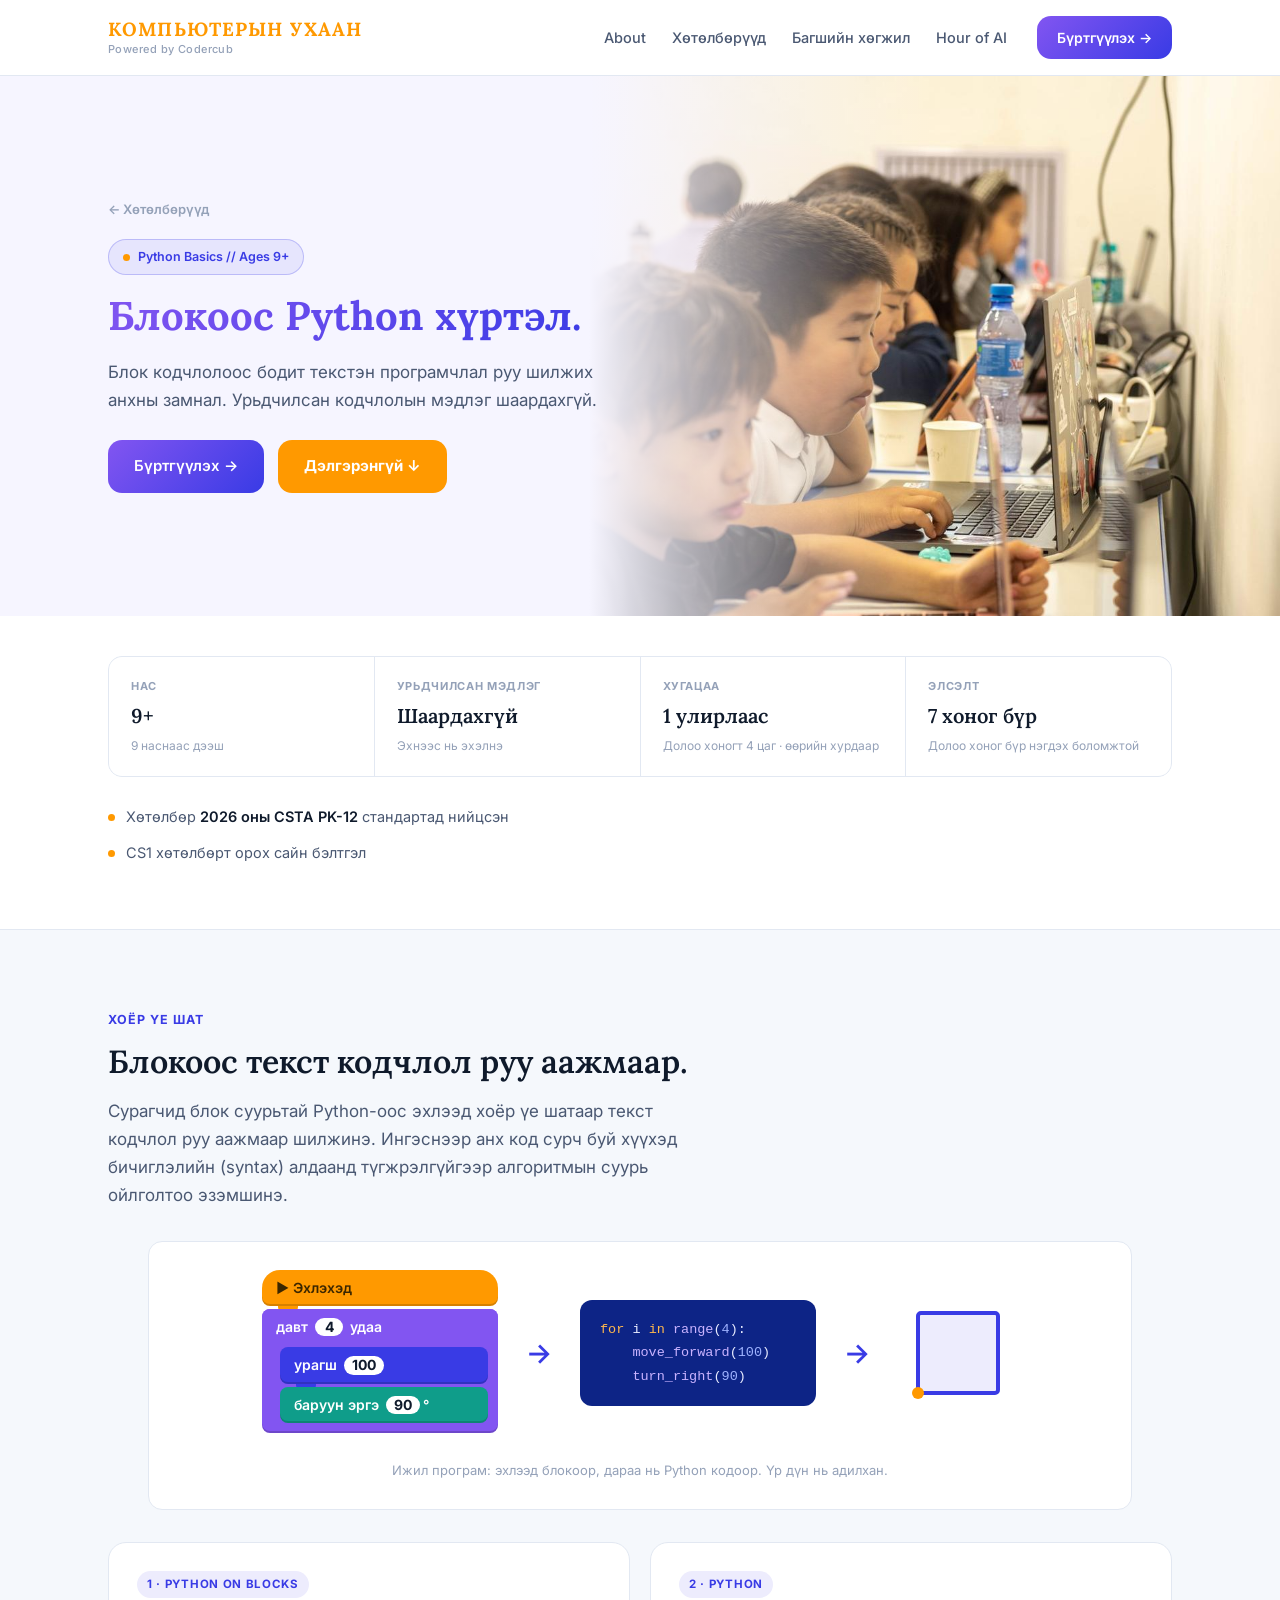
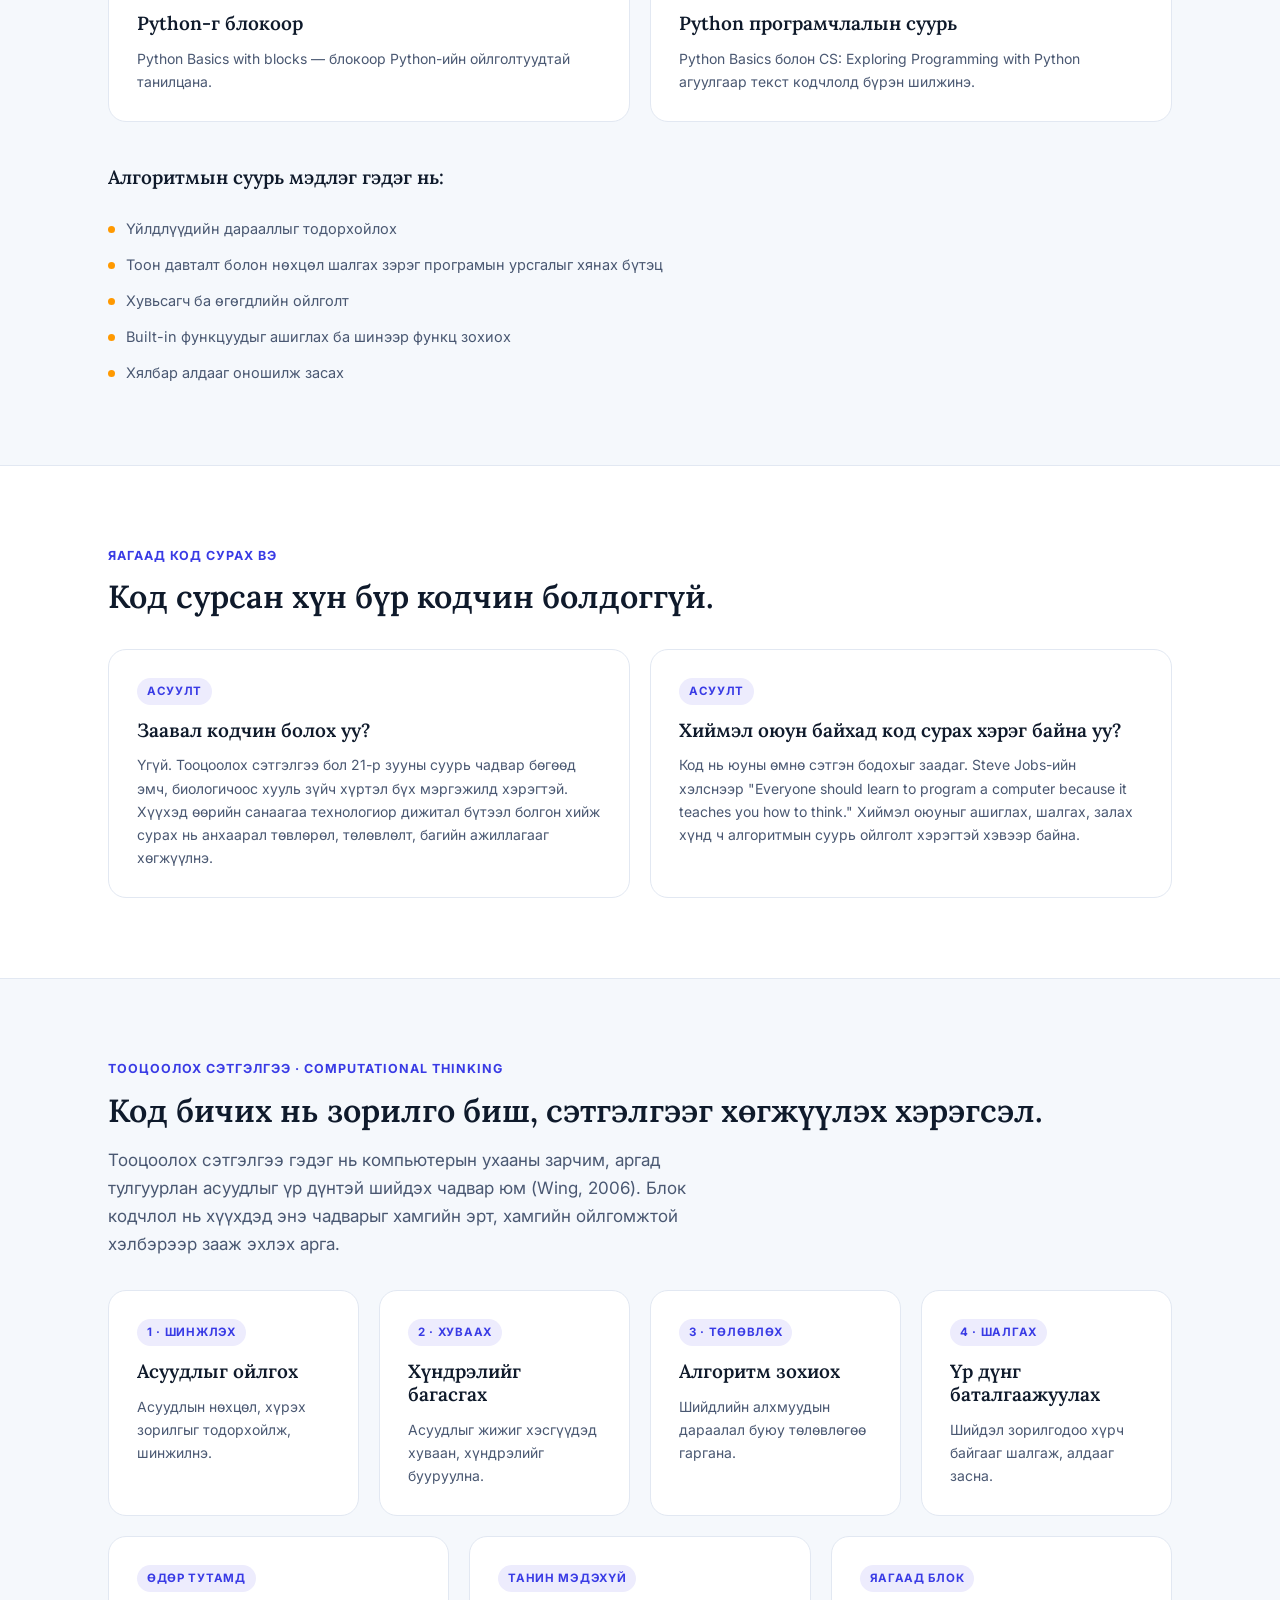
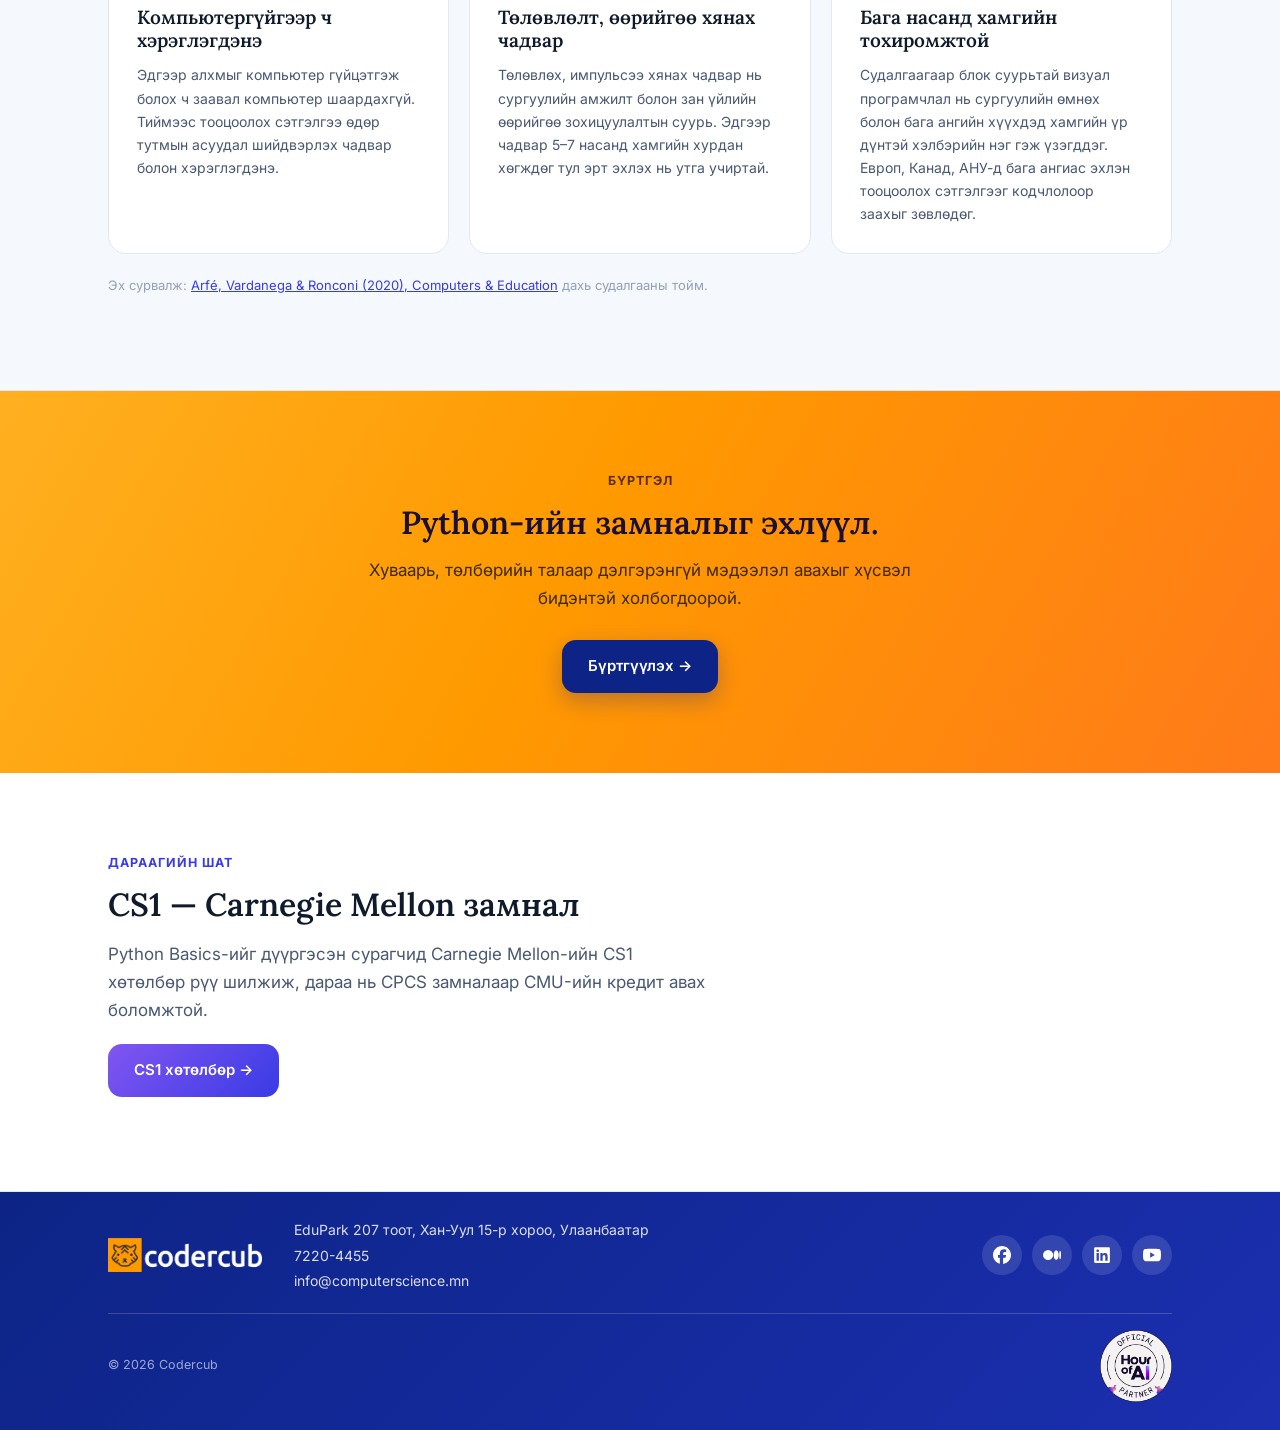
<file: python-basics/index.html>
<!DOCTYPE html>
<html lang="mn">
<head>
<meta charset="UTF-8">
<meta name="viewport" content="width=device-width, initial-scale=1.0">
<title>Python Basics | Компьютерын ухаан | Codercub</title>
<meta name="description" content="Codercub-ийн Python Basics — 9 ба түүнээс дээш насны сурагчдад зориулсан, блок суурьтай Python-оос текст кодчлол руу шилжих хөтөлбөр.">
<link rel="canonical" href="https://computerscience.mn/python-basics/">
<meta property="og:type" content="website">
<meta property="og:site_name" content="Компьютерын ухаан | Codercub">
<meta property="og:locale" content="mn_MN">
<meta property="og:title" content="Python Basics | Компьютерын ухаан | Codercub">
<meta property="og:description" content="Codercub-ийн Python Basics — 9 ба түүнээс дээш насны сурагчдад зориулсан, блок суурьтай Python-оос текст кодчлол руу шилжих хөтөлбөр.">
<meta property="og:url" content="https://computerscience.mn/python-basics/">
<meta property="og:image" content="https://computerscience.mn/assets/images/og-image-codercub.jpg">
<meta property="og:image:width" content="1200">
<meta property="og:image:height" content="630">
<meta name="twitter:card" content="summary_large_image">
<meta name="twitter:title" content="Python Basics | Компьютерын ухаан | Codercub">
<meta name="twitter:description" content="Codercub-ийн Python Basics — 9 ба түүнээс дээш насны сурагчдад зориулсан, блок суурьтай Python-оос текст кодчлол руу шилжих хөтөлбөр.">
<meta name="twitter:image" content="https://computerscience.mn/assets/images/og-image-codercub.jpg">
<link rel="preconnect" href="https://fonts.googleapis.com">
<link rel="preconnect" href="https://fonts.gstatic.com" crossorigin>
<link href="https://fonts.googleapis.com/css2?family=Lora:wght@500;600;700&family=Inter:wght@400;500;600;700&display=swap" rel="stylesheet">
<link rel="stylesheet" href="../assets/css/style.css?v=18">
<link rel="icon" href="../favicon.ico" sizes="48x48">
<link rel="icon" type="image/png" sizes="32x32" href="../assets/images/favicon-32.png">
<link rel="icon" type="image/png" sizes="192x192" href="../assets/images/icon-192.png">
<link rel="apple-touch-icon" href="../assets/images/apple-touch-icon.png">
</head>
<body>

<header>
  <nav>
    <a href="../" class="brand"><span class="brand-text"><span class="brand-title">КОМПЬЮТЕРЫН УХААН</span><span class="brand-sub">Powered by Codercub</span></span></a>
    <div class="navlinks" id="navlinks">
      <div class="links">
        <a class="link" href="../about/">About</a>
        <a class="link" href="../programs/">Хөтөлбөрүүд</a>
        <a class="link" href="../pd/">Багшийн хөгжил</a>
        <a class="link" href="../hourofai/">Hour of AI</a>
      </div>
      <a class="nav-cta" href="../register/">Бүртгүүлэх →</a>
      <button class="nav-toggle" id="navToggle" aria-label="Цэс" aria-expanded="false">
        <svg viewBox="0 0 24 24" fill="none" stroke="currentColor" stroke-width="2" stroke-linecap="round"><line x1="3" y1="6" x2="21" y2="6"/><line x1="3" y1="12" x2="21" y2="12"/><line x1="3" y1="18" x2="21" y2="18"/></svg>
      </button>
    </div>
  </nav>
</header>

<!-- PAGE HERO -->
<section class="page-hero">
  <div class="ph-bg"><img src="../assets/images/kids-coding.jpg" alt="Сурагчид кодчлол хийж буй нь"></div>
  <div class="wrap">
    <div class="ph-inner">
      <a class="backlink" href="../programs/">← Хөтөлбөрүүд</a>
      <div class="hero-tag"><span class="dot"></span>Python Basics // Ages 9+</div>
      <h1>Блокоос Python хүртэл.</h1>
      <p class="lede">Блок кодчлолоос бодит текстэн програмчлал руу шилжих анхны замнал. Урьдчилсан кодчлолын мэдлэг шаардахгүй.</p>
      <div class="hero-ctas">
        <a class="btn-primary" href="../register/?program=python-basics">Бүртгүүлэх →</a>
        <a class="btn-orange" href="#about">Дэлгэрэнгүй ↓</a>
      </div>
    </div>
  </div>
</section>

<!-- QUICK FACTS -->
<section class="border-b" style="padding:40px 0 64px;">
  <div class="wrap">
    <div class="qf-grid">
      <div class="qf-item"><span class="qf-label">Нас</span><span class="qf-value">9+</span><span class="qf-sub">9 наснаас дээш</span></div>
      <div class="qf-item"><span class="qf-label">Урьдчилсан мэдлэг</span><span class="qf-value">Шаардахгүй</span><span class="qf-sub">Эхнээс нь эхэлнэ</span></div>
      <div class="qf-item"><span class="qf-label">Хугацаа</span><span class="qf-value">1 улирлаас</span><span class="qf-sub">Долоо хоногт 4 цаг · өөрийн хурдаар</span></div>
      <div class="qf-item"><span class="qf-label">Элсэлт</span><span class="qf-value">7 хоног бүр</span><span class="qf-sub">Долоо хоног бүр нэгдэх боломжтой</span></div>
    </div>
    <ul class="trust-list">
      <li><span>Хөтөлбөр <b>2026 оны CSTA PK-12</b> стандартад нийцсэн</span></li>
      <li><span>CS1 хөтөлбөрт орох сайн бэлтгэл</span></li>
    </ul>
  </div>
</section>

<!-- STAGES -->
<section class="section-soft border-b" id="stages">
  <div class="wrap">
    <div class="eyebrow">Хоёр үе шат</div>
    <h2 class="reveal">Блокоос текст кодчлол руу аажмаар.</h2>
    <p class="lede reveal">Сурагчид блок суурьтай Python-оос эхлээд хоёр үе шатаар текст кодчлол руу аажмаар шилжинэ. Ингэснээр анх код сурч буй хүүхэд бичиглэлийн (syntax) алдаанд түгжрэлгүйгээр алгоритмын суурь ойлголтоо эзэмшинэ.</p>
    <figure class="blk-fig reveal">
      <div class="blk-demo">
        <div class="blk blk--event">▶ Эхлэхэд</div>
        <div class="blk-c">
          <div class="blk blk--loop">давт <span class="blk-in">4</span> удаа</div>
          <div class="blk-c-inner">
            <div class="blk blk--move">урагш <span class="blk-in">100</span></div>
            <div class="blk blk--turn">баруун эргэ <span class="blk-in">90</span>°</div>
          </div>
        </div>
      </div>
      <span class="fig-arrow" aria-hidden="true">→</span>
      <pre class="py-demo" aria-label="Python код"><span class="k">for</span> i <span class="k">in</span> <span class="f">range</span>(<span class="n">4</span>):
    <span class="f">move_forward</span>(<span class="n">100</span>)
    <span class="f">turn_right</span>(<span class="n">90</span>)</pre>
      <span class="fig-arrow" aria-hidden="true">→</span>
      <div class="fig-result"><svg width="120" height="120" viewBox="0 0 120 120" role="img" aria-label="Квадрат"><rect x="20" y="20" width="80" height="80" rx="3" fill="#edecfd" stroke="#393be5" stroke-width="4"/><circle cx="20" cy="100" r="6" fill="#ff9900"/></svg></div>
      <figcaption>Ижил програм: эхлээд блокоор, дараа нь Python кодоор. Үр дүн нь адилхан.</figcaption>
    </figure>
    <div class="prog-grid" style="margin-top:32px; grid-template-columns:repeat(auto-fit,minmax(300px,1fr));">
      <div class="prog-card reveal">
        <span class="tag">1 · Python on blocks</span>
        <h3>Python-г блокоор</h3>
        <p>Python Basics with blocks — блокоор Python-ийн ойлголтуудтай танилцана.</p>
      </div>
      <div class="prog-card reveal">
        <span class="tag">2 · Python</span>
        <h3>Python програмчлалын суурь</h3>
        <p>Python Basics болон CS: Exploring Programming with Python агуулгаар текст кодчлолд бүрэн шилжинэ.</p>
      </div>
    </div>
    <h3 class="reveal" style="margin-top:44px;">Алгоритмын суурь мэдлэг гэдэг нь:</h3>
    <ul class="trust-list">
      <li><span>Үйлдлүүдийн дарааллыг тодорхойлох</span></li>
      <li><span>Тоон давталт болон нөхцөл шалгах зэрэг програмын урсгалыг хянах бүтэц</span></li>
      <li><span>Хувьсагч ба өгөгдлийн ойлголт</span></li>
      <li><span>Built-in функцуудыг ашиглах ба шинээр функц зохиох</span></li>
      <li><span>Хялбар алдааг оношилж засах</span></li>
    </ul>
  </div>
</section>

<!-- WHY -->
<section class="border-b" id="why">
  <div class="wrap">
    <div class="eyebrow">Яагаад код сурах вэ</div>
    <h2 class="reveal">Код сурсан хүн бүр кодчин болдоггүй.</h2>
    <div class="prog-grid" style="margin-top:32px; grid-template-columns:repeat(auto-fit,minmax(300px,1fr));">
      <div class="prog-card reveal">
        <span class="tag">Асуулт</span>
        <h3>Заавал кодчин болох уу?</h3>
        <p>Үгүй. Тооцоолох сэтгэлгээ бол 21-р зууны суурь чадвар бөгөөд эмч, биологичоос хууль зүйч хүртэл бүх мэргэжилд хэрэгтэй. Хүүхэд өөрийн санаагаа технологиор дижитал бүтээл болгон хийж сурах нь анхаарал төвлөрөл, төлөвлөлт, багийн ажиллагааг хөгжүүлнэ.</p>
      </div>
      <div class="prog-card reveal">
        <span class="tag">Асуулт</span>
        <h3>Хиймэл оюун байхад код сурах хэрэг байна уу?</h3>
        <p>Код нь юуны өмнө сэтгэн бодохыг заадаг. Steve Jobs-ийн хэлснээр "Everyone should learn to program a computer because it teaches you how to think." Хиймэл оюуныг ашиглах, шалгах, залах хүнд ч алгоритмын суурь ойлголт хэрэгтэй хэвээр байна.</p>
      </div>
    </div>
  </div>
</section>

<!-- COMPUTATIONAL THINKING -->
<section class="section-soft border-b" id="thinking">
  <div class="wrap">
    <div class="eyebrow">Тооцоолох сэтгэлгээ · Computational thinking</div>
    <h2 class="reveal">Код бичих нь зорилго биш, сэтгэлгээг хөгжүүлэх хэрэгсэл.</h2>
    <p class="lede reveal">Тооцоолох сэтгэлгээ гэдэг нь компьютерын ухааны зарчим, аргад тулгуурлан асуудлыг үр дүнтэй шийдэх чадвар юм (Wing, 2006). Блок кодчлол нь хүүхдэд энэ чадварыг хамгийн эрт, хамгийн ойлгомжтой хэлбэрээр зааж эхлэх арга.</p>
    <div class="prog-grid" style="margin-top:32px; grid-template-columns:repeat(auto-fit,minmax(240px,1fr));">
      <div class="prog-card reveal">
        <span class="tag">1 · Шинжлэх</span>
        <h3>Асуудлыг ойлгох</h3>
        <p>Асуудлын нөхцөл, хүрэх зорилгыг тодорхойлж, шинжилнэ.</p>
      </div>
      <div class="prog-card reveal">
        <span class="tag">2 · Хуваах</span>
        <h3>Хүндрэлийг багасгах</h3>
        <p>Асуудлыг жижиг хэсгүүдэд хуваан, хүндрэлийг бууруулна.</p>
      </div>
      <div class="prog-card reveal">
        <span class="tag">3 · Төлөвлөх</span>
        <h3>Алгоритм зохиох</h3>
        <p>Шийдлийн алхмуудын дараалал буюу төлөвлөгөө гаргана.</p>
      </div>
      <div class="prog-card reveal">
        <span class="tag">4 · Шалгах</span>
        <h3>Үр дүнг баталгаажуулах</h3>
        <p>Шийдэл зорилгодоо хүрч байгааг шалгаж, алдааг засна.</p>
      </div>
    </div>
    <div class="prog-grid" style="margin-top:20px; grid-template-columns:repeat(auto-fit,minmax(300px,1fr));">
      <div class="prog-card reveal">
        <span class="tag">Өдөр тутамд</span>
        <h3>Компьютергүйгээр ч хэрэглэгдэнэ</h3>
        <p>Эдгээр алхмыг компьютер гүйцэтгэж болох ч заавал компьютер шаардахгүй. Тиймээс тооцоолох сэтгэлгээ өдөр тутмын асуудал шийдвэрлэх чадвар болон хэрэглэгдэнэ.</p>
      </div>
      <div class="prog-card reveal">
        <span class="tag">Танин мэдэхүй</span>
        <h3>Төлөвлөлт, өөрийгөө хянах чадвар</h3>
        <p>Төлөвлөх, импульсээ хянах чадвар нь сургуулийн амжилт болон зан үйлийн өөрийгөө зохицуулалтын суурь. Эдгээр чадвар 5–7 насанд хамгийн хурдан хөгждөг тул эрт эхлэх нь утга учиртай.</p>
      </div>
      <div class="prog-card reveal">
        <span class="tag">Яагаад блок</span>
        <h3>Бага насанд хамгийн тохиромжтой</h3>
        <p>Судалгаагаар блок суурьтай визуал програмчлал нь сургуулийн өмнөх болон бага ангийн хүүхдэд хамгийн үр дүнтэй хэлбэрийн нэг гэж үзэгддэг. Европ, Канад, АНУ-д бага ангиас эхлэн тооцоолох сэтгэлгээг кодчлолоор заахыг зөвлөдөг.</p>
      </div>
    </div>
    <p class="ev-src reveal">Эх сурвалж: <a href="https://www.research.unipd.it/handle/11577/3323869" target="_blank" rel="noopener">Arfé, Vardanega &amp; Ronconi (2020), Computers &amp; Education</a> дахь судалгааны тойм.</p>
  </div>
</section>

<!-- CTA -->
<section class="cta">
  <div class="wrap">
    <div class="eyebrow" style="justify-content:center;">Бүртгэл</div>
    <h2>Python-ийн замналыг эхлүүл.</h2>
    <p class="lede">Хуваарь, төлбөрийн талаар дэлгэрэнгүй мэдээлэл авахыг хүсвэл бидэнтэй холбогдоорой.</p>
    <a class="btn-primary" href="../register/?program=python-basics">Бүртгүүлэх →</a>
  </div>
</section>

<!-- NEXT STEP -->
<section class="border-b">
  <div class="wrap">
    <div class="eyebrow">Дараагийн шат</div>
    <h2 class="reveal">CS1 — Carnegie Mellon замнал</h2>
    <p class="lede reveal">Python Basics-ийг дүүргэсэн сурагчид Carnegie Mellon-ийн CS1 хөтөлбөр рүү шилжиж, дараа нь CPCS замналаар CMU-ийн кредит авах боломжтой.</p>
    <p style="margin-top:20px;"><a class="btn-primary" href="../cs1/">CS1 хөтөлбөр →</a></p>
  </div>
</section>

<footer>
  <div class="wrap footer-row">
    <a class="footer-logo" href="../" aria-label="Codercub"><img src="../assets/images/codercub-logo-white.png" alt="Codercub" width="156" height="34"></a>
    <div class="footer-contact">
      <span>EduPark 207 тоот, Хан-Уул 15-р хороо, Улаанбаатар</span>
      <a href="tel:+97672204455">7220-4455</a>
      <a href="mailto:info@computerscience.mn">info@computerscience.mn</a>
    </div>
    <div class="footer-social">
      <a href="https://www.facebook.com/codercub" target="_blank" rel="noopener" aria-label="Facebook" title="Facebook"><svg viewBox="0 0 24 24" fill="currentColor" aria-hidden="true"><path d="M9.101 23.691v-7.98H6.627v-3.667h2.474v-1.58c0-4.085 1.848-5.978 5.858-5.978.401 0 .955.042 1.468.103a9 9 0 0 1 1.141.195v3.325a9 9 0 0 0-.653-.036 27 27 0 0 0-.733-.009c-.707 0-1.259.096-1.675.309a1.7 1.7 0 0 0-.679.622c-.258.42-.374.995-.374 1.752v1.297h3.919l-.386 2.103-.287 1.564h-3.246v8.245C19.396 23.238 24 18.179 24 12.044c0-6.627-5.373-12-12-12s-12 5.373-12 12c0 5.628 3.874 10.35 9.101 11.647"/></svg></a>
      <a href="https://medium.com/@codercub" target="_blank" rel="noopener" aria-label="Medium" title="Medium"><svg viewBox="0 0 24 24" fill="currentColor" aria-hidden="true"><path d="M13.54 12a6.8 6.8 0 01-6.77 6.82A6.8 6.8 0 010 12a6.8 6.8 0 016.77-6.82A6.8 6.8 0 0113.54 12zM20.96 12c0 3.54-1.51 6.42-3.38 6.42-1.87 0-3.39-2.88-3.39-6.42s1.52-6.42 3.39-6.42 3.38 2.88 3.38 6.42M24 12c0 3.17-.53 5.75-1.19 5.75-.66 0-1.19-2.58-1.19-5.75s.53-5.75 1.19-5.75C23.47 6.25 24 8.83 24 12z"/></svg></a>
      <a href="https://www.linkedin.com/company/codercub/" target="_blank" rel="noopener" aria-label="LinkedIn" title="LinkedIn"><svg viewBox="0 0 448 512" fill="currentColor" aria-hidden="true"><path d="M416 32H31.9C14.3 32 0 46.5 0 64.3v383.4C0 465.5 14.3 480 31.9 480H416c17.6 0 32-14.5 32-32.3V64.3c0-17.8-14.4-32.3-32-32.3M135.4 416H69V202.2h66.5V416zM102.2 96a38.5 38.5 0 1 1 0 77 38.5 38.5 0 1 1 0-77m282.1 320h-66.4V312c0-24.8-.5-56.7-34.5-56.7-34.6 0-39.9 27-39.9 54.9V416h-66.4V202.2h63.7v29.2h.9c8.9-16.8 30.6-34.5 62.9-34.5 67.2 0 79.7 44.3 79.7 101.9z"/></svg></a>
      <a href="https://www.youtube.com/@codercub" target="_blank" rel="noopener" aria-label="YouTube" title="YouTube"><svg viewBox="0 0 24 24" fill="currentColor" aria-hidden="true"><path d="M23.498 6.186a3.02 3.02 0 0 0-2.122-2.136C19.505 3.545 12 3.545 12 3.545s-7.505 0-9.377.505A3.02 3.02 0 0 0 .502 6.186C0 8.07 0 12 0 12s0 3.93.502 5.814a3.02 3.02 0 0 0 2.122 2.136c1.871.505 9.376.505 9.376.505s7.505 0 9.377-.505a3.02 3.02 0 0 0 2.122-2.136C24 15.93 24 12 24 12s0-3.93-.502-5.814M9.545 15.568V8.432L15.818 12z"/></svg></a>
    </div>
  </div>
  <div class="wrap"><div class="footer-bottom"><span>© <span id="year">2026</span> Codercub</span><span class="footer-badge"><img src="../assets/images/hour-of-ai-partner.png" alt="Hour of AI — Official Partner" width="72" height="72" loading="lazy"></span></div></div>
</footer>
<script src="../assets/js/script.js?v=3"></script>
</body>
</html>
</file>
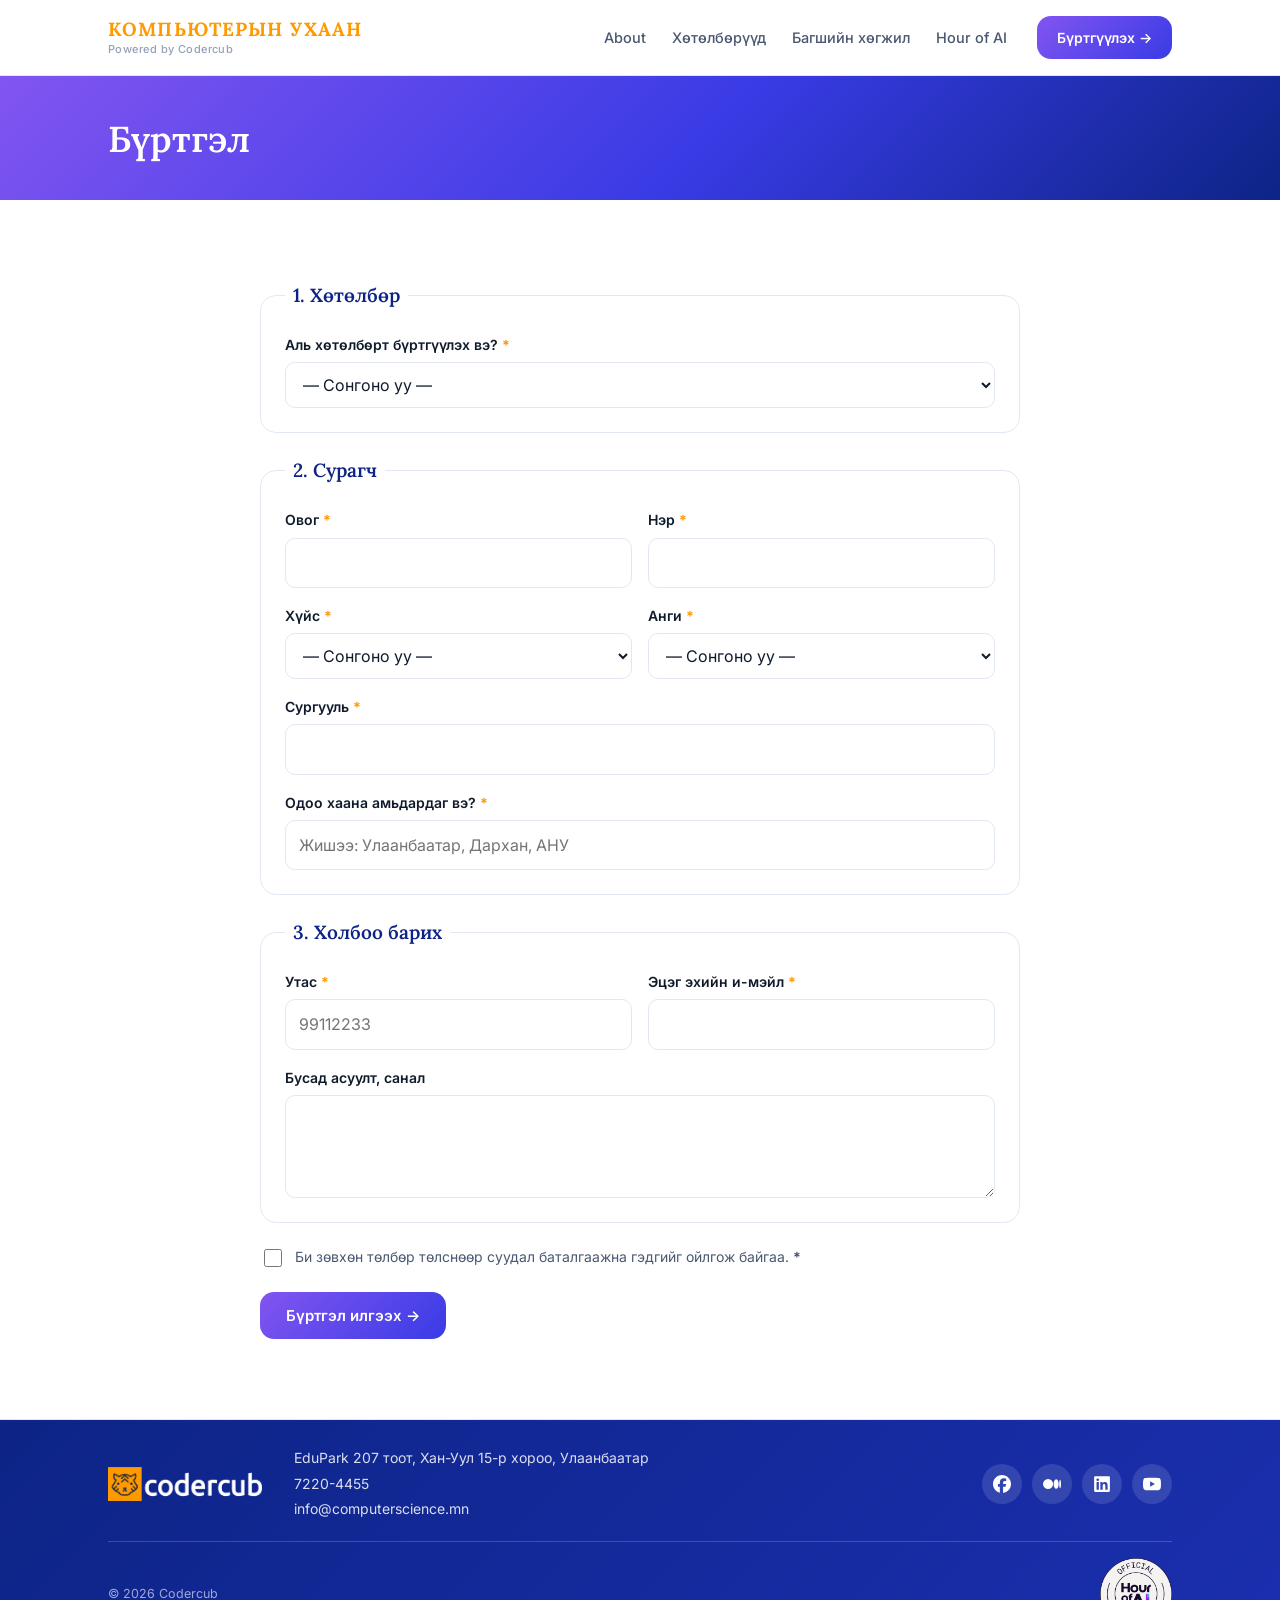
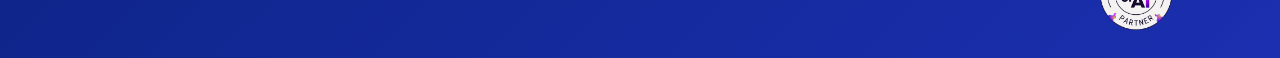
<file: register/index.html>
<!DOCTYPE html>
<html lang="mn">
<head>
<meta charset="UTF-8">
<meta name="viewport" content="width=device-width, initial-scale=1.0">
<title>Бүртгэл | Компьютерын ухаан | Codercub</title>
<meta name="description" content="Codercub-ийн бүх хөтөлбөрийн нэгдсэн бүртгэл: Block Coding, Python Basics, CS1, Future Intelligence Lab.">
<link rel="canonical" href="https://computerscience.mn/register/">
<meta property="og:type" content="website">
<meta property="og:site_name" content="Компьютерын ухаан | Codercub">
<meta property="og:locale" content="mn_MN">
<meta property="og:title" content="Бүртгэл | Компьютерын ухаан | Codercub">
<meta property="og:description" content="Нэг форм — бүх хөтөлбөр.">
<meta property="og:url" content="https://computerscience.mn/register/">
<meta property="og:image" content="https://computerscience.mn/assets/images/og-image-codercub.jpg">
<meta property="og:image:width" content="1200">
<meta property="og:image:height" content="630">
<meta name="twitter:card" content="summary_large_image">
<meta name="twitter:title" content="Бүртгэл | Компьютерын ухаан | Codercub">
<meta name="twitter:description" content="Нэг форм — бүх хөтөлбөр.">
<meta name="twitter:image" content="https://computerscience.mn/assets/images/og-image-codercub.jpg">
<link rel="preconnect" href="https://fonts.googleapis.com">
<link rel="preconnect" href="https://fonts.gstatic.com" crossorigin>
<link href="https://fonts.googleapis.com/css2?family=Lora:wght@500;600;700&family=Inter:wght@400;500;600;700&display=swap" rel="stylesheet">
<link rel="stylesheet" href="../assets/css/style.css?v=18">
<link rel="icon" href="../favicon.ico" sizes="48x48">
<link rel="icon" type="image/png" sizes="32x32" href="../assets/images/favicon-32.png">
<link rel="icon" type="image/png" sizes="192x192" href="../assets/images/icon-192.png">
<link rel="apple-touch-icon" href="../assets/images/apple-touch-icon.png">
</head>
<body>

<header>
  <nav>
    <a href="../" class="brand"><span class="brand-text"><span class="brand-title">КОМПЬЮТЕРЫН УХААН</span><span class="brand-sub">Powered by Codercub</span></span></a>
    <div class="navlinks" id="navlinks">
      <div class="links">
        <a class="link" href="../about/">About</a>
        <a class="link" href="../programs/">Хөтөлбөрүүд</a>
        <a class="link" href="../pd/">Багшийн хөгжил</a>
        <a class="link" href="../hourofai/">Hour of AI</a>
      </div>
      <a class="nav-cta" href="./">Бүртгүүлэх →</a>
      <button class="nav-toggle" id="navToggle" aria-label="Цэс" aria-expanded="false">
        <svg viewBox="0 0 24 24" fill="none" stroke="currentColor" stroke-width="2" stroke-linecap="round"><line x1="3" y1="6" x2="21" y2="6"/><line x1="3" y1="12" x2="21" y2="12"/><line x1="3" y1="18" x2="21" y2="18"/></svg>
      </button>
    </div>
  </nav>
</header>

<section class="about-banner about-banner--slim">
  <div class="wrap">
    <h1>Бүртгэл</h1>
  </div>
</section>

<section class="border-b">
  <div class="wrap">
    <form id="regForm" class="reg-form" novalidate>
      <input type="text" name="website" class="hp" tabindex="-1" autocomplete="off" aria-hidden="true">

      <fieldset>
        <legend>1. Хөтөлбөр</legend>
        <label class="fld"><span>Аль хөтөлбөрт бүртгүүлэх вэ? <b>*</b></span>
          <select name="program" id="program" required>
            <option value="">— Сонгоно уу —</option>
            <option value="Бага/дунд анги: Block Coding" data-key="block-coding">Block Coding · бага/дунд анги</option>
            <option value="Бага/дунд анги: Python Basics" data-key="python-basics">Python Basics · бага/дунд анги</option>
            <option value="Дунд/ахлах анги: CS1" data-key="cs1">CS1 (Carnegie Mellon) · дунд/ахлах анги</option>
            <option value="Дунд/ахлах анги: CPCS" data-key="cpcs">CPCS · дунд/ахлах анги</option>
            <option value="Ахлах анги: Future Intelligence Lab" data-key="future">Future Intelligence Lab · ахлах анги</option>
          </select>
        </label>
        <p class="fld-hint" id="progHint" hidden></p>
      </fieldset>

      <fieldset>
        <legend>2. Сурагч</legend>
        <div class="fld-row">
          <label class="fld"><span>Овог <b>*</b></span><input name="last" type="text" autocomplete="off" required></label>
          <label class="fld"><span>Нэр <b>*</b></span><input name="first" type="text" autocomplete="off" required></label>
        </div>
        <div class="fld-row">
          <label class="fld"><span>Хүйс <b>*</b></span>
            <select name="gender" required>
              <option value="">— Сонгоно уу —</option>
              <option value="Хүү">Хүү</option>
              <option value="Охин">Охин</option>
            </select>
          </label>
          <label class="fld"><span>Анги <b>*</b></span>
            <select name="grade" required>
              <option value="">— Сонгоно уу —</option>
              <option>1-р анги</option><option>2-р анги</option><option>3-р анги</option><option>4-р анги</option>
              <option>5-р анги</option><option>6-р анги</option><option>7-р анги</option><option>8-р анги</option>
              <option>9-р анги</option><option>10-р анги</option><option>11-р анги</option><option>12-р анги</option>
            </select>
          </label>
        </div>
        <label class="fld"><span>Сургууль <b>*</b></span><input name="school" type="text" autocomplete="off" required></label>
        <label class="fld"><span>Одоо хаана амьдардаг вэ? <b>*</b></span><input name="place" type="text" autocomplete="off" required placeholder="Жишээ: Улаанбаатар, Дархан, АНУ"></label>
      </fieldset>

      <fieldset>
        <legend>3. Холбоо барих</legend>
        <div class="fld-row">
          <label class="fld"><span>Утас <b>*</b></span><input name="phone" type="tel" inputmode="tel" autocomplete="tel" required placeholder="99112233"></label>
          <label class="fld"><span>Эцэг эхийн и-мэйл <b>*</b></span><input name="email" type="email" autocomplete="email" required></label>
        </div>
        <label class="fld"><span>Бусад асуулт, санал</span><textarea name="note" rows="3"></textarea></label>
      </fieldset>

      <label class="consent"><input type="checkbox" name="consent" required> <span>Би зөвхөн төлбөр төлснөөр суудал баталгаажна гэдгийг ойлгож байгаа. <b>*</b></span></label>

      <div class="reg-actions">
        <button type="submit" class="btn-primary" id="regBtn">Бүртгэл илгээх →</button>
        <span class="reg-status" id="regStatus" role="status" aria-live="polite"></span>
      </div>
    </form>

    <div class="reg-done" id="regDone" hidden>
      <div class="reg-check">✓</div>
      <h2>Бүртгэл илгээгдлээ.</h2>
      <p class="lede">Баярлалаа! Бид таны оруулсан утас болон и-мэйлээр удахгүй холбогдоно. Яаралтай бол <a href="tel:+97672204455">7220-4455</a> дугаарт залгаарай.</p>
      <div class="pay-card">
        <h3>Төлбөр шилжүүлэх</h3>
        <p class="pay-note">Суудал таны төлбөр орсны дараа баталгаажна.</p>
        <dl class="pay-rows">
          <div><dt>Банк</dt><dd>Хаан банк</dd></div>
          <div><dt>Дансны дугаар</dt><dd><span class="pay-acct" id="payAcct">MN46 0005 00 5037678658</span>
            <button type="button" class="copy-btn" id="copyAcct" aria-label="Дансны дугаар хуулах">Хуулах</button></dd></div>
          <div><dt>Хүлээн авагч</dt><dd>М.Золбаяр</dd></div>
          <div><dt>Гүйлгээний утга</dt><dd id="payRef">Сурагчийн овог, нэр</dd></div>
        </dl>
      </div>
      <p><a class="btn-primary" href="../programs/">Хөтөлбөрүүд рүү буцах</a></p>
    </div>
  </div>
</section>

<footer>
  <div class="wrap footer-row">
    <a class="footer-logo" href="../" aria-label="Codercub"><img src="../assets/images/codercub-logo-white.png" alt="Codercub" width="156" height="34"></a>
    <div class="footer-contact">
      <span>EduPark 207 тоот, Хан-Уул 15-р хороо, Улаанбаатар</span>
      <a href="tel:+97672204455">7220-4455</a>
      <a href="mailto:info@computerscience.mn">info@computerscience.mn</a>
    </div>
    <div class="footer-social">
      <a href="https://www.facebook.com/codercub" target="_blank" rel="noopener" aria-label="Facebook" title="Facebook"><svg viewBox="0 0 24 24" fill="currentColor" aria-hidden="true"><path d="M9.101 23.691v-7.98H6.627v-3.667h2.474v-1.58c0-4.085 1.848-5.978 5.858-5.978.401 0 .955.042 1.468.103a9 9 0 0 1 1.141.195v3.325a9 9 0 0 0-.653-.036 27 27 0 0 0-.733-.009c-.707 0-1.259.096-1.675.309a1.7 1.7 0 0 0-.679.622c-.258.42-.374.995-.374 1.752v1.297h3.919l-.386 2.103-.287 1.564h-3.246v8.245C19.396 23.238 24 18.179 24 12.044c0-6.627-5.373-12-12-12s-12 5.373-12 12c0 5.628 3.874 10.35 9.101 11.647"/></svg></a>
      <a href="https://medium.com/@codercub" target="_blank" rel="noopener" aria-label="Medium" title="Medium"><svg viewBox="0 0 24 24" fill="currentColor" aria-hidden="true"><path d="M13.54 12a6.8 6.8 0 01-6.77 6.82A6.8 6.8 0 010 12a6.8 6.8 0 016.77-6.82A6.8 6.8 0 0113.54 12zM20.96 12c0 3.54-1.51 6.42-3.38 6.42-1.87 0-3.39-2.88-3.39-6.42s1.52-6.42 3.39-6.42 3.38 2.88 3.38 6.42M24 12c0 3.17-.53 5.75-1.19 5.75-.66 0-1.19-2.58-1.19-5.75s.53-5.75 1.19-5.75C23.47 6.25 24 8.83 24 12z"/></svg></a>
      <a href="https://www.linkedin.com/company/codercub/" target="_blank" rel="noopener" aria-label="LinkedIn" title="LinkedIn"><svg viewBox="0 0 448 512" fill="currentColor" aria-hidden="true"><path d="M416 32H31.9C14.3 32 0 46.5 0 64.3v383.4C0 465.5 14.3 480 31.9 480H416c17.6 0 32-14.5 32-32.3V64.3c0-17.8-14.4-32.3-32-32.3M135.4 416H69V202.2h66.5V416zM102.2 96a38.5 38.5 0 1 1 0 77 38.5 38.5 0 1 1 0-77m282.1 320h-66.4V312c0-24.8-.5-56.7-34.5-56.7-34.6 0-39.9 27-39.9 54.9V416h-66.4V202.2h63.7v29.2h.9c8.9-16.8 30.6-34.5 62.9-34.5 67.2 0 79.7 44.3 79.7 101.9z"/></svg></a>
      <a href="https://www.youtube.com/@codercub" target="_blank" rel="noopener" aria-label="YouTube" title="YouTube"><svg viewBox="0 0 24 24" fill="currentColor" aria-hidden="true"><path d="M23.498 6.186a3.02 3.02 0 0 0-2.122-2.136C19.505 3.545 12 3.545 12 3.545s-7.505 0-9.377.505A3.02 3.02 0 0 0 .502 6.186C0 8.07 0 12 0 12s0 3.93.502 5.814a3.02 3.02 0 0 0 2.122 2.136c1.871.505 9.376.505 9.376.505s7.505 0 9.377-.505a3.02 3.02 0 0 0 2.122-2.136C24 15.93 24 12 24 12s0-3.93-.502-5.814M9.545 15.568V8.432L15.818 12z"/></svg></a>
    </div>
  </div>
  <div class="wrap"><div class="footer-bottom"><span>© <span id="year">2026</span> Codercub</span><span class="footer-badge"><img src="../assets/images/hour-of-ai-partner.png" alt="Hour of AI — Official Partner" width="72" height="72" loading="lazy"></span></div></div>
</footer>

<script src="../assets/js/script.js?v=3"></script>
<script src="../assets/js/register.js?v=8"></script>
</body>
</html>
</file>
<file: assets/css/style.css>
:root{
  --bg: #ffffff;
  --bg-soft: #f5f8fc;
  --bg-card: #ffffff;
  --line: #e2e8f2;
  --text: #0f1a2b;
  --text-dim: #4a5872;
  --text-faint: #94a1b8;
  --blue: #393be5;
  --purple: #8255f1;
  --navy: #0d2486;
  --orange: #ff9900;
  --blue-dark: #0d2486;
  --blue-soft: #edecfd;
  --blue-softer: #f6f5ff;
  --gold: #ff9900;
  --radius: 14px;
  --serif: 'Lora', Georgia, serif;
  --sans: 'Inter', sans-serif;
}
*{ box-sizing:border-box; }
html{ scroll-behavior:smooth; }
body{
  margin:0; background:var(--bg); color:var(--text);
  font-family:var(--sans); line-height:1.65; font-size:16px;
  -webkit-font-smoothing:antialiased;
}
img{ max-width:100%; display:block; }
a{ color:inherit; }
.wrap{ max-width:1120px; margin:0 auto; padding:0 28px; }
h1,h2,h3{ font-family:var(--serif); font-weight:600; color:var(--text); margin:0 0 16px; line-height:1.2; }
h2{ font-size:32px; }
h3{ font-size:19px; }
p{ margin:0 0 14px; color:var(--text-dim); }
.eyebrow{
  font-family:var(--sans); font-size:12.5px; font-weight:700; letter-spacing:.08em;
  text-transform:uppercase; color:var(--blue); margin-bottom:12px; display:flex; align-items:center; gap:8px;
}
section{ padding:80px 0; }
.lede{ font-size:17px; max-width:600px; color:var(--text-dim); }
.section-soft{ background:var(--bg-soft); }
.border-b{ border-bottom:1px solid var(--line); }
.center{ text-align:center; }
.center .lede{ margin-left:auto; margin-right:auto; }

/* ---------- NAV ---------- */
header{ position:sticky; top:0; z-index:50; background:rgba(255,255,255,.9); backdrop-filter:blur(10px); border-bottom:1px solid var(--line); }
nav{ display:flex; align-items:center; justify-content:space-between; padding:16px 28px; max-width:1120px; margin:0 auto; position:relative; }
.brand{ text-decoration:none; color:var(--text); display:flex; align-items:center; gap:11px; }
.brand-text{ display:flex; flex-direction:column; line-height:1.15; }
.brand-title{ font-family:var(--serif); font-size:19px; font-weight:700; letter-spacing:.06em; text-transform:uppercase; color:var(--orange); }
.brand-sub{ font-family:var(--sans); font-size:11px; font-weight:500; letter-spacing:.04em; color:var(--text-faint); margin-top:2px; }
@media (max-width:420px){ .brand-title{ font-size:15px; } }
.brand .mark{ width:30px; height:30px; border-radius:8px; background:linear-gradient(135deg, var(--blue), var(--blue-dark)); display:flex; align-items:center; justify-content:center; color:#fff; font-family:var(--sans); font-weight:800; font-size:14px; flex:none; }
.navlinks{ display:flex; align-items:center; gap:30px; }
.navlinks .links{ display:flex; gap:26px; }
.navlinks a.link{ text-decoration:none; font-size:14.5px; font-weight:500; color:var(--text-dim); }
.navlinks a.link{ transition:color .15s ease; }
.navlinks a.link.active{ color:var(--blue); }
.navlinks a.link:hover{ color:var(--orange); }
.nav-cta{
  font-size:14px; font-weight:600; background:linear-gradient(135deg, var(--purple), var(--blue));
  color:#fff !important; padding:10px 20px; border-radius:var(--radius); text-decoration:none; white-space:nowrap;
}
.nav-cta:hover{ background:linear-gradient(135deg, var(--blue), var(--navy)); }
.nav-toggle{ display:none; background:none; border:none; cursor:pointer; width:36px; height:36px; align-items:center; justify-content:center; color:var(--text); }
.nav-toggle svg{ width:22px; height:22px; }
@media (max-width:840px){
  .navlinks .links{
    display:flex; flex-direction:column; gap:0;
    position:absolute; top:100%; left:0; right:0;
    background:#fff; border-bottom:1px solid var(--line);
    max-height:0; overflow:hidden; transition:max-height .25s ease;
  }
  .navlinks.open .links{ max-height:320px; }
  .navlinks .links a{ padding:14px 28px; border-top:1px solid var(--line); font-size:15px; }
  .nav-cta{ display:none; }
  .nav-toggle{ display:flex; }
}

/* ---------- BUTTONS ---------- */
.btn-primary{
  background:linear-gradient(135deg, var(--purple), var(--blue)); color:#fff; font-weight:600; font-size:15px;
  padding:14px 26px; border-radius:var(--radius); text-decoration:none; display:inline-block; border:none;
}
.btn-primary:hover{ background:linear-gradient(135deg, var(--blue), var(--navy)); }
.btn-ghost{
  border:1.5px solid var(--line); color:var(--text); font-weight:600; font-size:15px;
  padding:13px 24px; border-radius:var(--radius); text-decoration:none; display:inline-block; background:#fff;
}
.btn-ghost:hover{ border-color:var(--blue); color:var(--blue); }
.btn-orange{
  background:var(--orange); color:#fff; font-weight:700; font-size:15px;
  padding:14px 26px; border-radius:var(--radius); text-decoration:none; display:inline-block; border:none;
}
.btn-orange:hover{ background:#e68a00; color:#fff; }

/* ---------- HERO ---------- */
.hero{ position:relative; overflow:hidden; color:var(--text); padding:0; }
.hero-slides{ display:grid; }
.hero-slide{
  grid-area:1/1; position:relative; min-height:660px; display:flex; align-items:flex-start;
  padding:72px 0 64px; opacity:0; visibility:hidden; transition:opacity .9s ease, visibility .9s;
}
.hero-slide.is-active{ opacity:1; visibility:visible; z-index:2; }
@media (prefers-reduced-motion: reduce){ .hero-slide{ transition:none; } }
.hero-slide--split{ background:#f6f5ff; }
.hero-slide--split .hero-bg{ inset:0 auto 0 0; width:58%; }
.hero-slide--split .hero-bg img{ object-position:25% center; }
.hero-slide--split .hero-bg::after{
  content:''; position:absolute; inset:0;
  background:linear-gradient(90deg, rgba(246,245,255,0) 50%, #f6f5ff 100%);
}
.hero-slide--split .hero-grid2{ display:flex; justify-content:flex-end; }
.hero-slide--right .hero-bg{ inset:0 0 0 auto; width:58%; }
.hero-slide--right .hero-bg img{ object-position:75% center; }
.hero-slide--right .hero-bg::after{ background:linear-gradient(270deg, rgba(246,245,255,0) 50%, #f6f5ff 100%); }
.hero-slide--right .hero-grid2{ justify-content:flex-start; }
.hero-slide--split .hero-inner{ max-width:430px; margin-right:0; }
.hero-controls{
  position:absolute; z-index:5; left:0; right:0; bottom:22px; pointer-events:none;
}
.hero-controls .wrap{ display:flex; justify-content:space-between; align-items:center; }
.hero-dots{ display:flex; gap:8px; pointer-events:auto; background:rgba(255,255,255,.9); padding:7px 12px; border-radius:999px; box-shadow:0 2px 10px rgba(13,36,134,.14); }
.hero-dot{
  width:10px; height:10px; border-radius:50%; border:none; padding:0; cursor:pointer;
  background:rgba(13,36,134,.28); transition:background .2s, transform .2s;
}
.hero-dot.is-active{ background:var(--blue); transform:scale(1.25); }
.hero-arrows{ display:flex; gap:8px; pointer-events:auto; }
.hero-arrow{
  width:38px; height:38px; border-radius:50%; border:1px solid rgba(13,36,134,.18);
  background:rgba(255,255,255,.85); color:var(--navy); font-size:16px; cursor:pointer;
}
.hero-arrow:hover{ background:#fff; color:var(--orange); border-color:var(--orange); }
.hero-bg{ position:absolute; inset:0; z-index:0; }
.hero-bg img{ width:100%; height:100%; object-fit:cover; object-position:center top; }
.hero-grid2{ position:relative; z-index:1; width:100%; }
.hero-inner{ max-width:395px; }
.hero h1{
  font-size:42px; line-height:1.12; font-weight:700; color:var(--blue);
  background:linear-gradient(135deg, var(--purple), var(--blue));
  -webkit-background-clip:text; background-clip:text; -webkit-text-fill-color:transparent;
  padding-bottom:.08em;
}
.hero .lede{ font-size:17px; margin-bottom:28px; color:var(--text-dim); }
.hero-ctas{ display:flex; gap:14px; flex-wrap:wrap; }
.hero-tag{
  display:inline-flex; align-items:center; gap:8px; background:rgba(57,59,229,.08);
  border:1px solid rgba(57,59,229,.25); border-radius:999px; padding:7px 14px; font-size:12.5px; font-weight:600;
  color:var(--blue); margin-bottom:18px;
}
.hero-tag .dot{ width:7px; height:7px; border-radius:50%; background:var(--orange); flex:none; }
@media (max-width:1080px){
  .hero-slide{ display:block; padding:0; min-height:0; }
  .hero-bg{ position:relative; height:clamp(290px, 46vw, 480px); }
  .hero-bg img{ object-position:center 0%; }
  .hero-grid2{ padding:32px 28px 64px; }
  .hero-inner{ max-width:none; }
  .hero h1{ font-size:34px; }
  .hero-slide--split .hero-bg, .hero-slide--right .hero-bg{ width:100%; inset:auto; }
  .hero-slide--right .hero-bg::after{ background:none; }
  .hero-slide--split .hero-bg::after{ background:none; }
  .hero-slide--split .hero-grid2{ display:block; }
  .hero-slide--split .hero-inner{ max-width:none; }
  .hero-controls{ bottom:18px; }
}
@media (max-width:560px){ .hero h1{ font-size:30px; } }

/* ---------- STATS ---------- */
.stats-strip{ padding:0; }
.stats-grid{
  display:grid; grid-template-columns:repeat(4,1fr); gap:1px;
  background:var(--line); border-top:1px solid var(--line); border-bottom:1px solid var(--line);
}
@media (max-width:720px){ .stats-grid{ grid-template-columns:1fr 1fr; } }
.stat-item{ background:#fff; padding:30px 24px; text-align:center; }
.stat-num{ font-family:var(--serif); font-size:30px; font-weight:600; color:var(--blue); }
.stat-label{ font-size:12.5px; color:var(--text-faint); margin-top:4px; font-weight:500; }

/* ---------- PARTNER STRIP ---------- */
.partners{ padding:44px 0; }
.partners-inner{ display:flex; align-items:center; justify-content:center; gap:48px; flex-wrap:wrap; }
.partner-name{ font-family:var(--serif); font-size:16px; font-weight:600; color:var(--text-faint); letter-spacing:.02em; }

/* ---------- PROGRAM CARDS ---------- */
.prog-grid{ display:grid; grid-template-columns:repeat(2,1fr); gap:20px; margin-top:36px; }
@media (max-width:760px){ .prog-grid{ grid-template-columns:1fr; } }
.prog-card{
  background:var(--bg-card); border:1px solid var(--line); border-radius:18px; padding:28px;
  display:flex; flex-direction:column; gap:12px; text-decoration:none; transition:box-shadow .2s ease, transform .2s ease;
}
.prog-card:hover{ box-shadow:0 12px 30px rgba(57,59,229,.12); transform:translateY(-2px); }
.prog-card .tag{
  font-size:11.5px; font-weight:700; letter-spacing:.06em; text-transform:uppercase;
  color:var(--blue); background:var(--blue-soft); display:inline-block; padding:4px 10px; border-radius:999px; align-self:flex-start;
}
.prog-card .icon{
  width:44px; height:44px; border-radius:12px; background:var(--blue-softer); color:var(--blue);
  display:flex; align-items:center; justify-content:center; font-size:20px; margin-bottom:4px;
}
.prog-card h3{ margin:2px 0 0; font-size:19px; }
.prog-card p{ font-size:14px; margin:0; color:var(--text-dim); }
.prog-card .go{ font-size:13.5px; font-weight:600; color:var(--blue); margin-top:6px; }
.prog-card img.thumb{ border-radius:12px; margin-bottom:8px; aspect-ratio:16/9; object-fit:cover; }

.photo-card{
  position:relative; border-radius:18px; overflow:hidden; min-height:320px;
  display:flex; align-items:flex-end; text-decoration:none; color:#fff;
}
.photo-card img{ position:absolute; inset:0; width:100%; height:100%; object-fit:cover; z-index:0; }
.photo-card::after{
  content:''; position:absolute; inset:0; z-index:1;
  background:linear-gradient(180deg, transparent 35%, rgba(10,20,80,.9) 100%);
}
.photo-card .body{ position:relative; z-index:2; padding:26px; }

.full-banner{ position:relative; min-height:360px; display:flex; align-items:center; overflow:hidden; }
.full-banner img{ position:absolute; inset:0; width:100%; height:100%; object-fit:cover; z-index:0; }
.full-banner::before{
  content:''; position:absolute; inset:0; z-index:1;
  background:linear-gradient(90deg, rgba(13,36,134,.86) 0%, rgba(57,59,229,.45) 55%, rgba(130,85,241,.12) 100%);
}
.full-banner .wrap{ position:relative; z-index:2; }
.full-banner h2{ color:#fff; max-width:560px; }
.full-banner p{ color:#e4e0fb; max-width:520px; }
.photo-card .tag{
  font-size:11px; font-weight:700; letter-spacing:.06em; text-transform:uppercase;
  color:#fff; background:rgba(255,255,255,.18); backdrop-filter:blur(4px);
  display:inline-block; padding:4px 10px; border-radius:999px; margin-bottom:10px;
}
.photo-card h3{ color:#fff; margin-bottom:6px; }
.photo-card p{ color:#e4e0fb; font-size:13.5px; margin:0; }

/* ---------- TIMELINE ---------- */
.timeline{ margin-top:40px; display:flex; flex-direction:column; }
.tl-row{ display:grid; grid-template-columns:100px 1fr; gap:24px; padding:20px 0; border-top:1px solid var(--line); }
.tl-row:first-child{ border-top:none; }
.tl-year{ font-family:var(--serif); font-size:18px; font-weight:600; color:var(--blue); }
.tl-body h3{ font-size:16px; margin-bottom:4px; }
.tl-body p{ font-size:14px; margin:0; }

/* ---------- QUOTE ---------- */
.quote-block{
  background:var(--blue-softer); border-left:3px solid var(--blue); border-radius:0 14px 14px 0;
  padding:22px 26px; margin:22px 0;
}
.quote-block p{ font-size:15px; color:var(--text); font-style:italic; margin:0 0 8px; }
.quote-block .who{ font-size:13px; color:var(--text-faint); font-style:normal; font-weight:600; }

/* ---------- TEAM / BIO ---------- */
.bio-card{
  display:grid; grid-template-columns:220px 1fr; gap:36px; align-items:start;
  background:var(--bg-soft); border-radius:20px; padding:32px;
}
@media (max-width:640px){ .bio-card{ grid-template-columns:1fr; } }
.bio-avatar{
  width:100%; aspect-ratio:1; border-radius:16px; background:linear-gradient(135deg, var(--blue-soft), #fff);
  display:flex; align-items:center; justify-content:center; font-family:var(--serif); font-size:44px; font-weight:600; color:var(--blue);
}
.cred-list{ list-style:none; margin:18px 0 0; padding:0; display:flex; flex-direction:column; gap:9px; }
.cred-list li{ display:flex; gap:10px; font-size:14px; color:var(--text-dim); align-items:flex-start; }
.cred-list li::before{ content:'▸'; color:var(--gold); flex:none; }
.cred-list b{ color:var(--text); font-weight:600; }

/* ---------- CONTACT ---------- */
.contact-grid{ display:grid; grid-template-columns:1fr 1fr; gap:24px; margin-top:36px; }
@media (max-width:720px){ .contact-grid{ grid-template-columns:1fr; } }
.contact-card{ background:var(--bg-soft); border-radius:18px; padding:28px; }
.contact-card .icon{ width:40px; height:40px; border-radius:10px; background:var(--blue-soft); color:var(--blue); display:flex; align-items:center; justify-content:center; margin-bottom:14px; }
.contact-card a.big-link{ font-size:16px; font-weight:600; color:var(--blue); text-decoration:none; }

/* ---------- CTA ---------- */
.cta{ text-align:center; background:var(--bg-soft); }
.cta h2{ margin-bottom:14px; }
.cta .lede{ margin:0 auto 28px; }

/* ---------- FOOTER ---------- */
footer{ padding:40px 0; border-top:1px solid var(--line); }
.footer-inner{ display:flex; justify-content:space-between; align-items:center; flex-wrap:wrap; gap:16px; }
.footer-inner p{ font-size:13px; color:var(--text-faint); margin:0; }
.footer-links{ display:flex; gap:20px; }
.footer-links a{ font-size:13px; color:var(--text-dim); text-decoration:none; }
.footer-links a:hover{ color:var(--blue); }

.reveal{ opacity:0; transform:translateY(14px); transition:opacity .5s ease, transform .5s ease; }
.reveal.in{ opacity:1; transform:none; }

/* =====================================================
   SUBPAGES (cs1.html / future.html)
   ===================================================== */
.backlink{ display:block; font-size:13px; font-weight:600; color:var(--text-faint); text-decoration:none; margin-bottom:18px; }
.backlink:hover{ color:var(--orange); }

.page-hero{ position:relative; overflow:hidden; background:#f6f5ff; min-height:540px; display:flex; align-items:center; padding:56px 0; }
.page-hero .ph-bg{ position:absolute; inset:0 0 0 auto; width:54%; z-index:0; }
.page-hero .ph-bg img{ width:100%; height:100%; object-fit:cover; object-position:center; }
.page-hero .ph-bg::after{ content:''; position:absolute; inset:0; background:linear-gradient(270deg, rgba(246,245,255,0) 50%, #f6f5ff 100%); }
.page-hero .wrap{ position:relative; z-index:1; width:100%; }
.page-hero .ph-inner{ max-width:500px; }
.page-hero h1{
  font-size:40px; line-height:1.14; font-weight:700; color:var(--blue);
  background:linear-gradient(135deg, var(--purple), var(--blue));
  -webkit-background-clip:text; background-clip:text; -webkit-text-fill-color:transparent; padding-bottom:.08em;
}
.page-hero .lede{ font-size:17px; margin-bottom:26px; }
.page-hero .hero-ctas{ display:flex; gap:14px; flex-wrap:wrap; }
@media (max-width:1000px){
  .page-hero{ display:block; padding:0; min-height:0; }
  .page-hero .ph-bg{ position:relative; width:100%; height:clamp(240px, 46vw, 420px); inset:auto; }
  .page-hero .ph-bg::after{ background:none; }
  .page-hero .ph-inner{ max-width:none; padding:28px 0 44px; }
  .page-hero h1{ font-size:32px; }
}

/* facts strip */
.qf-grid{ display:grid; grid-template-columns:repeat(4,1fr); gap:1px; background:var(--line); border:1px solid var(--line); border-radius:14px; overflow:hidden; }
@media (max-width:720px){ .qf-grid{ grid-template-columns:1fr 1fr; } }
.qf-item{ background:#fff; padding:20px 22px; display:flex; flex-direction:column; gap:4px; }
.qf-label{ font-size:11px; letter-spacing:.06em; text-transform:uppercase; color:var(--text-faint); font-weight:700; }
.qf-value{ font-family:var(--serif); font-size:20px; font-weight:600; color:var(--text); }
.qf-sub{ font-family:var(--sans); font-size:12px; font-weight:400; color:var(--text-faint); }

.trust-list{ list-style:none; margin:28px 0 0; padding:0; display:flex; flex-direction:column; gap:12px; max-width:820px; }
.trust-list li{ display:flex; gap:11px; align-items:flex-start; font-size:14.5px; color:var(--text-dim); }
.trust-list li::before{ content:''; width:7px; height:7px; border-radius:50%; background:var(--orange); flex:none; margin-top:9px; }
.trust-list b{ color:var(--text); font-weight:600; }

/* testimonials */
.test-grid{ display:grid; grid-template-columns:1fr 1fr; gap:20px; margin-top:32px; }
@media (max-width:720px){ .test-grid{ grid-template-columns:1fr; } }
.test-card{ background:#fff; border:1px solid var(--line); border-radius:16px; padding:26px 26px 22px; }
.test-quote-mark{ font-family:var(--serif); font-size:40px; color:var(--orange); line-height:1; display:block; margin-bottom:6px; }
.test-card p{ font-size:14.5px; line-height:1.65; margin-bottom:18px; }
.test-attr{ display:flex; flex-direction:column; gap:2px; border-top:1px solid var(--line); padding-top:14px; }
.test-attr b{ font-size:14px; color:var(--text); }
.test-attr span{ font-size:12px; color:var(--text-faint); }

/* proof photo */
.proof-photo{ border-radius:18px; overflow:hidden; position:relative; margin-top:32px; }
.proof-photo img{ width:100%; height:auto; display:block; }
.proof-photo .cap{
  position:absolute; left:0; right:0; bottom:0; padding:48px 26px 20px; color:#fff; font-size:14px; font-weight:600;
  background:linear-gradient(180deg, transparent, rgba(10,20,80,.88));
}

/* weekly schedule */
.sched-card{ background:var(--bg-soft); border:1px solid var(--line); border-radius:16px; overflow:hidden; max-width:640px; }
.sched-head{ display:flex; justify-content:space-between; padding:14px 22px; font-size:12.5px; font-weight:700; color:var(--text-faint); border-bottom:1px solid var(--line); text-transform:uppercase; letter-spacing:.05em; }
.sched-row{ display:flex; justify-content:space-between; gap:16px; padding:14px 22px; border-bottom:1px solid var(--line); font-size:14px; }
.sched-row:last-child{ border-bottom:none; }
.sched-row .d{ color:var(--text-dim); }
.sched-row .t{ color:var(--text); font-weight:600; text-align:right; }

.sched-table{ width:100%; border-collapse:collapse; margin-top:20px; font-size:13.5px; }
.sched-table th{ text-align:left; color:var(--text-faint); font-weight:700; font-size:11.5px; text-transform:uppercase; letter-spacing:.04em; padding:8px 12px; border-bottom:1px solid var(--line); }
.sched-table td{ padding:10px 12px; border-bottom:1px solid var(--line); color:var(--text-dim); }
.sched-table td.wk-num{ color:var(--blue); font-weight:700; font-family:var(--serif); }
.sched-table tr.break td{ color:var(--text-faint); font-style:italic; }
.full-sched{ margin-top:22px; }
.full-sched summary{ cursor:pointer; list-style:none; font-size:14px; font-weight:700; color:var(--blue); display:flex; align-items:center; gap:8px; }
.full-sched summary::-webkit-details-marker{ display:none; }
.full-sched summary .plus{ font-family:var(--serif); transition:transform .2s ease; }
.full-sched[open] summary .plus{ transform:rotate(45deg); }

/* curriculum phases */
.phase-grid{ display:grid; grid-template-columns:repeat(5,1fr); gap:14px; margin-top:32px; }
@media (max-width:960px){ .phase-grid{ grid-template-columns:repeat(2,1fr); } }
@media (max-width:560px){ .phase-grid{ grid-template-columns:1fr; } }
.phase-card{ background:#fff; border:1px solid var(--line); border-radius:14px; padding:20px 18px; display:flex; flex-direction:column; gap:8px; }
.phase-num{ font-family:var(--serif); font-size:13px; font-weight:700; color:#fff; background:linear-gradient(135deg, var(--purple), var(--blue)); width:28px; height:28px; border-radius:8px; display:flex; align-items:center; justify-content:center; }
.phase-card h3{ font-size:16px; margin:6px 0 0; }
.phase-card .wk{ font-size:11px; color:var(--text-faint); font-weight:700; letter-spacing:.04em; text-transform:uppercase; }
.phase-card p{ font-size:13px; margin:0; }

/* format cards */
.format-grid{ display:grid; grid-template-columns:repeat(3,1fr); gap:20px; margin-top:32px; }
@media (max-width:820px){ .format-grid{ grid-template-columns:1fr; } }
.format-card{ background:#fff; border:1px solid var(--line); border-radius:16px; padding:26px; }
.format-card .icon{ width:38px; height:38px; border-radius:10px; background:rgba(255,153,0,.14); color:var(--orange); display:flex; align-items:center; justify-content:center; font-weight:700; margin-bottom:14px; }
.format-card h3{ font-size:17px; }
.format-card p{ font-size:13.5px; margin:0; }

/* pricing */
.price-base{ display:flex; justify-content:space-between; align-items:center; gap:16px; flex-wrap:wrap; border:1px dashed var(--line); border-radius:12px; padding:18px 22px; margin:30px 0 8px; background:#fff; }
.price-base .label{ font-size:14px; color:var(--text-dim); }
.price-base .amt{ font-family:var(--serif); font-size:17px; font-weight:600; color:var(--text-dim); }
.price-note{ font-size:13.5px; color:var(--text-faint); margin:0 0 6px; }
.price-grid{ display:grid; grid-template-columns:repeat(3,1fr); gap:20px; margin-top:28px; }
@media (max-width:820px){ .price-grid{ grid-template-columns:1fr; } }
.price-card{ background:#fff; border:1px solid var(--line); border-radius:16px; padding:26px 24px; position:relative; display:flex; flex-direction:column; gap:8px; }
.price-card .ptag{ font-size:11px; font-weight:700; letter-spacing:.06em; text-transform:uppercase; color:var(--text-faint); }
.price-card .pname{ font-family:var(--serif); font-size:18px; font-weight:600; }
.price-card .pamt{ font-family:var(--serif); font-size:26px; font-weight:700; color:var(--blue); }
.price-card .pamt .strike{ display:block; font-size:13px; font-weight:400; color:var(--text-faint); text-decoration:line-through; }
.price-card p{ font-size:13.5px; margin:0; }
.price-card.inactive{ opacity:.55; filter:grayscale(.4); }
.price-card.inactive .pamt{ text-decoration:line-through; color:var(--text-faint); }
.price-card.inactive::before{ content:'ХУГАЦАА ДУУССАН'; position:absolute; top:-11px; left:20px; background:var(--text-faint); color:#fff; font-size:10px; font-weight:700; letter-spacing:.05em; padding:3px 9px; border-radius:20px; }
.single-price{ max-width:440px; margin:32px auto 0; background:#fff; border:1px solid var(--line); border-radius:20px; padding:36px; text-align:center; box-shadow:0 16px 40px rgba(57,59,229,.08); }
.single-price .amt{ font-family:var(--serif); font-size:40px; font-weight:700; margin:8px 0 4px;
  background:linear-gradient(135deg, var(--purple), var(--blue)); -webkit-background-clip:text; background-clip:text; -webkit-text-fill-color:transparent; }
.single-price ul{ list-style:none; padding:0; margin:22px 0; text-align:left; display:flex; flex-direction:column; gap:10px; }
.single-price li{ display:flex; gap:10px; font-size:14px; color:var(--text-dim); }
.single-price li::before{ content:'✓'; color:var(--orange); font-weight:700; flex:none; }

/* FAQ */
.faq-list{ display:flex; flex-direction:column; gap:10px; max-width:780px; margin-top:28px; }
.faq-item{ background:#fff; border:1px solid var(--line); border-radius:12px; overflow:hidden; }
.faq-item summary{ list-style:none; cursor:pointer; padding:19px 22px; display:flex; align-items:center; justify-content:space-between; gap:16px; font-weight:600; font-size:15px; color:var(--text); }
.faq-item summary::-webkit-details-marker{ display:none; }
.faq-item summary .plus{ font-family:var(--serif); color:var(--orange); font-size:20px; flex:none; transition:transform .2s ease; }
.faq-item[open] summary .plus{ transform:rotate(45deg); }
.faq-a{ padding:0 22px 20px; font-size:14px; color:var(--text-dim); line-height:1.65; }

.cred-list b{ white-space:nowrap; }
.prog-grid--3{ grid-template-columns:repeat(3,1fr); }
@media (max-width:900px){ .prog-grid--3{ grid-template-columns:1fr; } }

.tl-body--photo{ display:grid; grid-template-columns:1fr 160px; gap:20px; align-items:center; }
.tl-body--photo img{ border-radius:12px; width:100%; aspect-ratio:1; object-fit:cover; object-position:top; }
@media (max-width:560px){
  .tl-row{ grid-template-columns:64px 1fr; gap:14px; }
  .tl-body--photo{ grid-template-columns:1fr; }
  .tl-body--photo img{ max-width:180px; }
}

/* Footer (expanded) */
footer{ padding:28px 0; }
.footer-grid{ display:grid; grid-template-columns:1.4fr 1fr 1fr; gap:40px; }
.footer-col h4{ font-family:var(--sans); font-size:12px; font-weight:700; letter-spacing:.08em; text-transform:uppercase; color:var(--text-faint); margin:0 0 14px; }
.footer-col a{ display:block; font-size:14px; color:var(--text-dim); text-decoration:none; margin-bottom:9px; }
.footer-col a:hover{ color:var(--orange); }
.footer-col p{ font-size:13px; color:var(--text-faint); margin:0; line-height:1.6; }
.footer-brand{ font-family:var(--serif); font-weight:700; font-size:15px; letter-spacing:.04em; color:var(--blue); margin-bottom:10px; }
.footer-note{ margin-top:6px !important; }
.footer-bottom{ margin-top:36px; padding-top:20px; border-top:1px solid var(--line); font-size:12.5px; color:var(--text-faint); }
@media (max-width:720px){ .footer-grid{ grid-template-columns:1fr; gap:28px; } }

/* Milestones list */
.ms-list{ list-style:none; margin:0; padding:0; display:flex; flex-direction:column; gap:10px; }
.ms-list li{ font-size:15px; line-height:1.55; color:var(--text-dim); padding-left:16px; position:relative; }
.ms-list li::before{ content:''; position:absolute; left:0; top:.65em; width:6px; height:6px; border-radius:50%; background:var(--orange); }
.bio-card--founder{ grid-template-columns:400px 1fr; align-items:center; }
@media (max-width:860px){ .bio-card--founder{ grid-template-columns:1fr; } }
.ms-list a{ color:var(--blue); text-decoration:underline; text-decoration-color:rgba(57,59,229,.35); text-underline-offset:3px; }
.ms-list a:hover{ color:var(--orange); text-decoration-color:var(--orange); }

/* About banner: photo with purple→indigo gradient tint */
.about-banner{
  position:relative; padding:96px 0 88px; color:#fff; overflow:hidden;
  background:
    linear-gradient(135deg, rgba(130,85,241,.88) 0%, rgba(57,59,229,.84) 55%, rgba(13,36,134,.9) 100%),
    url('../images/about-banner-wide.jpg') center/cover no-repeat;
}
.about-banner .eyebrow{ color:var(--orange); }
.about-banner h1{ font-size:44px; line-height:1.1; color:#fff; background:none; -webkit-text-fill-color:#fff; margin-bottom:16px; }
.about-banner .lede{ font-size:18px; color:rgba(255,255,255,.92); max-width:600px; }
@media (max-width:640px){ .about-banner{ padding:64px 0 56px; } .about-banner h1{ font-size:34px; } }

/* Footer (compact) */
.footer-row{ display:flex; justify-content:space-between; align-items:center; gap:24px; flex-wrap:wrap; }
.footer-contact{ line-height:1.4; display:flex; flex-direction:column; gap:6px; font-size:14px; color:var(--text-dim); }
.footer-contact a{ color:var(--text-dim); text-decoration:none; }
.footer-contact a:hover{ color:var(--orange); }
.footer-social{ display:flex; gap:10px; }
.footer-social a{ width:40px; height:40px; border-radius:50%; background:var(--blue-soft); color:var(--blue); display:flex; align-items:center; justify-content:center; transition:background .2s, color .2s; }
.footer-social a svg{ width:18px; height:18px; }
.footer-social a:hover{ background:var(--orange); color:#fff; }
@media (max-width:640px){ .footer-row{ flex-direction:column; align-items:flex-start; } }

footer .footer-bottom{ margin-top:22px; padding-top:16px; border-top:1px solid var(--line); font-size:12.5px; color:var(--text-faint); }

/* Programs banner: competition winners */
.about-banner--results{
  background:
    linear-gradient(135deg, rgba(130,85,241,.88) 0%, rgba(57,59,229,.84) 55%, rgba(13,36,134,.9) 100%),
    url('../images/competition-winners.jpg') left 24%/120% auto no-repeat;
}
.about-banner--results h1{ font-size:34px; max-width:470px; }
.about-banner--results .lede{ max-width:470px; font-size:16.5px; }
@media (max-width:900px){
  .about-banner--results{ background-size:cover; background-position:center 14%; }
  .about-banner--results h1, .about-banner--results .lede{ max-width:none; }
}
@media (max-width:640px){ .about-banner--results h1{ font-size:28px; } }
@media (max-width:640px){
  .about-banner--results{
    padding-top:250px; background-color:#3b3fdd;
    background:
      linear-gradient(to bottom, rgba(59,63,221,0) 0, rgba(59,63,221,0) 190px, #3b3fdd 300px),
      linear-gradient(135deg, rgba(130,85,241,.80) 0%, rgba(57,59,229,.72) 55%, rgba(13,36,134,.82) 100%),
      url('../images/competition-winners.jpg') 38% 0/auto 310px no-repeat,
      #3b3fdd;
  }
}

/* Footer: brand navy */
footer{ background:linear-gradient(135deg, #0d2486 0%, #1b2fb0 100%); border-top:none; color:#fff; }
.footer-contact{ color:rgba(255,255,255,.85); }
.footer-contact a{ color:rgba(255,255,255,.85); }
.footer-contact a:hover{ color:var(--orange); }
.footer-social a{ background:rgba(255,255,255,.12); color:#fff; }
.footer-social a:hover{ background:var(--orange); color:#fff; }
footer .footer-bottom{ border-top:1px solid rgba(255,255,255,.18); color:rgba(255,255,255,.6); }

/* Footer logo */
.footer-logo{ display:block; flex:none; }
.footer-logo img{ display:block; height:34px; width:auto; }
.footer-row{ gap:32px; }
.footer-contact{ margin-right:auto; }
@media (max-width:640px){ .footer-logo img{ height:32px; } .footer-contact{ margin-right:0; } }

/* Hero slide 1: stacked buttons */
.hero-ctas--stack{ flex-direction:column; align-items:stretch; width:fit-content; gap:12px; }
.hero-ctas--stack a{ text-align:center; }

/* Stats: unit next to number */
.stat-num small{ font-family:var(--sans); font-size:14px; font-weight:500; color:var(--text-faint); margin-left:4px; }

/* Partner logos */
.partners-logos{ padding:56px 0; background:#fff; }
.partner-logos{ display:flex; align-items:center; justify-content:center; gap:28px 56px; flex-wrap:wrap; margin-top:30px; }
.partner-logos .pl{ width:auto; display:block; filter:grayscale(1); opacity:.85; transition:filter .25s, opacity .25s; }
.partner-logos .pl:hover{ filter:none; opacity:1; }
.pl-codeai{ height:26px; }
.pl-cmu{ height:50px; }
.pl-bootup{ height:52px; }
.pl-scratch{ height:56px; }
.pl-devtech{ height:50px; }
@media (max-width:640px){
  .partner-logos{ gap:24px 36px; }
  .pl-codeai{ height:20px; } .pl-cmu{ height:38px; } .pl-bootup{ height:42px; } .pl-scratch{ height:46px; } .pl-devtech{ height:40px; }
}

/* Blog cards */
.blog-grid{ display:grid; grid-template-columns:repeat(3,1fr); gap:24px; margin-top:32px; }
@media (max-width:960px){ .blog-grid{ grid-template-columns:repeat(2,1fr); } }
@media (max-width:640px){ .blog-grid{ grid-template-columns:1fr; } }
.blog-card{ display:flex; flex-direction:column; background:#fff; border:1px solid var(--line); border-radius:var(--radius); overflow:hidden; text-decoration:none; color:inherit; transition:transform .2s ease, box-shadow .2s ease, border-color .2s ease; }
.blog-card:hover{ transform:translateY(-3px); box-shadow:0 12px 28px rgba(57,59,229,.12); border-color:#cfd0f7; }
.blog-thumb{ aspect-ratio:3/2; background:var(--blue-softer); overflow:hidden; }
.blog-thumb img{ width:100%; height:100%; object-fit:cover; display:block; }
.blog-body{ padding:20px 22px 22px; display:flex; flex-direction:column; flex:1; }
.blog-date{ font-size:12px; font-weight:600; letter-spacing:.04em; color:var(--text-faint); margin-bottom:8px; }
.blog-body h3{ font-size:17px; line-height:1.35; margin:0 0 8px; color:var(--text); }
.blog-body p{ font-size:13.5px; line-height:1.6; color:var(--text-dim); margin:0 0 14px; }
.blog-body .go{ margin-top:auto; font-size:13.5px; font-weight:600; color:var(--blue); }
.blog-card:hover .go{ color:var(--orange); }

/* announce strip */
.announce{ background:var(--blue-soft); border-bottom:1px solid var(--line); font-size:14px; }
.announce .wrap{ display:flex; align-items:center; gap:18px; padding-top:11px; padding-bottom:11px; flex-wrap:wrap; }
.announce-tag{ background:var(--orange); color:#fff; font-size:11px; font-weight:700; letter-spacing:.06em; text-transform:uppercase; padding:3px 10px; border-radius:999px; }
.announce a{ color:var(--text-dim); text-decoration:none; }
.announce a b{ color:var(--navy); }
.announce a span{ color:var(--blue); transition:transform .2s; display:inline-block; }
.announce a:hover span{ transform:translateX(3px); }
.announce-sep{ width:1px; height:16px; background:#c9c9f0; }
@media (max-width:720px){ .announce-sep{ display:none; } .announce .wrap{ gap:8px 14px; } }
/* quotes 3-col */
.test-grid--3{ grid-template-columns:repeat(3,1fr); }
@media (max-width:960px){ .test-grid--3{ grid-template-columns:1fr; } }
/* teaser cards */
.teaser-grid{ display:grid; grid-template-columns:1fr 1fr; gap:24px; }
@media (max-width:720px){ .teaser-grid{ grid-template-columns:1fr; } }
.teaser-card{ display:flex; flex-direction:column; background:#fff; border:1px solid var(--line); border-radius:var(--radius); overflow:hidden; text-decoration:none; color:inherit; transition:transform .2s ease, box-shadow .2s ease, border-color .2s ease; }
.teaser-card:hover{ transform:translateY(-3px); box-shadow:0 12px 28px rgba(57,59,229,.12); border-color:#cfd0f7; }
.teaser-img{ aspect-ratio:16/8; overflow:hidden; background:var(--blue-softer); }
.teaser-img img{ width:100%; height:100%; object-fit:cover; display:block; }
.teaser-body{ padding:22px 26px 26px; }
.teaser-body h3{ font-size:20px; line-height:1.35; margin:6px 0 14px; }
.teaser-body .go{ font-size:14px; font-weight:600; color:var(--blue); }
.teaser-card:hover .go{ color:var(--orange); }

/* announce strip: gradient version */
.announce{ background:linear-gradient(90deg,#8255f1 0%,#393be5 55%,#1b2fb0 100%); border-bottom:0; }
.announce .wrap{ padding-top:13px; padding-bottom:13px; }
.announce a{ color:rgba(255,255,255,.88); }
.announce a b{ color:#fff; }
.announce a span{ color:var(--orange); }
.announce a:hover{ color:#fff; }
.announce-sep{ background:rgba(255,255,255,.35); }

/* announce: top bar with close button */
.announce[hidden]{ display:none; }
.announce .wrap{ position:relative; justify-content:center; padding-right:48px; padding-left:48px; }
.announce-close{ position:absolute; right:16px; top:50%; transform:translateY(-50%); width:28px; height:28px; border:0; border-radius:50%; background:transparent; color:rgba(255,255,255,.85); font-size:22px; line-height:1; cursor:pointer; display:flex; align-items:center; justify-content:center; }
.announce-close:hover{ background:rgba(255,255,255,.18); color:#fff; }
@media (max-width:720px){ .announce .wrap{ justify-content:flex-start; padding-left:16px; padding-right:48px; } }

/* stats on soft background */
.stats-strip.section-soft .stat-item{ background:transparent; }
.stats-strip.section-soft .stats-grid{ background:transparent; }

/* about: what we do / partners / work with us */
.do-grid{ display:grid; grid-template-columns:repeat(3,1fr); gap:20px; margin-top:32px; }
@media (max-width:860px){ .do-grid{ grid-template-columns:1fr; } }
.do-card{ display:flex; flex-direction:column; gap:10px; background:#fff; border:1px solid var(--line); border-radius:var(--radius); padding:26px; text-decoration:none; color:inherit; transition:transform .2s ease, box-shadow .2s ease, border-color .2s ease; }
.do-card:hover{ transform:translateY(-3px); box-shadow:0 12px 28px rgba(57,59,229,.12); border-color:#cfd0f7; }
.do-card h3{ margin:0; font-size:19px; }
.do-card p{ margin:0; font-size:14.5px; line-height:1.65; color:var(--text-dim); }
.do-card .go{ margin-top:auto; padding-top:6px; font-size:14px; font-weight:600; color:var(--blue); }
.do-card:hover .go{ color:var(--orange); }
.pt-grid{ display:grid; grid-template-columns:repeat(3,1fr); gap:20px; margin-top:32px; }
@media (max-width:860px){ .pt-grid{ grid-template-columns:1fr; } }
.pt-card{ background:#fff; border:1px solid var(--line); border-radius:var(--radius); padding:26px; }
.pt-logo{ height:56px; display:flex; align-items:center; margin-bottom:16px; }
.pt-logo img{ max-height:44px; max-width:180px; width:auto; height:auto; display:block; }
.pt-card h3{ margin:0 0 8px; font-size:18px; }
.pt-card h3 span{ font-weight:400; color:var(--text-faint); font-size:12.5px; }
.pt-card p{ margin:0; font-size:14.5px; line-height:1.65; color:var(--text-dim); }
.workwith{ display:flex; align-items:center; justify-content:space-between; gap:24px; flex-wrap:wrap; background:var(--blue-softer); border:1px solid var(--line); border-radius:var(--radius); padding:32px 36px; }
.workwith h2{ font-size:24px; margin:0 0 6px; }
.workwith p{ margin:0; color:var(--text-dim); }

/* wide program card */
.prog-card--wide{ display:grid; grid-template-columns:1.1fr 1fr; gap:32px; align-items:center; padding:20px; }
.prog-card--wide img.thumb{ margin:0; width:100%; aspect-ratio:3/2; object-fit:cover; border-radius:12px; }
.prog-card--wide .pc-text{ display:flex; flex-direction:column; gap:10px; padding-right:12px; }
.prog-card--wide .pc-text h3{ font-size:24px; }
.prog-card--wide .pc-text p{ font-size:15px; line-height:1.7; }
@media (max-width:760px){ .prog-card--wide{ grid-template-columns:1fr; gap:16px; } .prog-card--wide .pc-text{ padding:0 4px 8px; } }

/* programs: five photo cards */
.prog-photos{ display:grid; grid-template-columns:repeat(6,1fr); gap:20px; margin-top:32px; }
.prog-photos .photo-card{ grid-column:span 2; min-height:340px; }
.prog-photos .photo-card:nth-child(n+4){ grid-column:span 3; }
@media (max-width:860px){ .prog-photos{ grid-template-columns:1fr 1fr; } .prog-photos .photo-card, .prog-photos .photo-card:nth-child(n+4){ grid-column:span 1; } .prog-photos .photo-card:last-child{ grid-column:span 2; } }
@media (max-width:560px){ .prog-photos{ grid-template-columns:1fr; } .prog-photos .photo-card:last-child{ grid-column:span 1; } .prog-photos .photo-card{ min-height:300px; } }
a.photo-card{ transition:transform .2s ease, box-shadow .2s ease; }
a.photo-card:hover{ transform:translateY(-3px); box-shadow:0 12px 28px rgba(57,59,229,.2); }

/* summer of code cards */
.soc-grid .photo-card{ min-height:360px; }
.soc-grid .photo-card h3{ font-size:20px; margin:0 0 4px; }

/* program card extras */
.photo-card .pc-sub{ margin-top:4px; font-size:13.5px; line-height:1.55; color:#e4e0fb; font-weight:400; }
.photo-card .pc-go{ display:inline-block; margin-top:10px; font-size:13px; font-weight:600; color:#fff; border-bottom:1px solid rgba(255,255,255,.55); }
a.photo-card:hover .pc-go{ color:var(--orange); border-color:var(--orange); }
.enroll-strip{ display:flex; align-items:center; justify-content:space-between; gap:20px; flex-wrap:wrap; margin-top:28px; background:var(--blue-softer); border:1px solid var(--line); border-radius:var(--radius); padding:20px 28px; font-size:16px; }
.enroll-strip b{ color:var(--navy); }

/* progression row */
.path-row{ list-style:none; margin:24px 0 0; padding:0; display:flex; flex-wrap:wrap; align-items:center; gap:10px 0; }
.path-row li{ display:inline-flex; align-items:center; gap:8px; background:var(--blue-soft); color:var(--navy); font-size:14px; font-weight:600; padding:7px 14px 7px 8px; border-radius:999px; }
.path-row li span{ width:22px; height:22px; border-radius:50%; background:linear-gradient(135deg,var(--purple),var(--blue)); color:#fff; font-size:12px; display:inline-flex; align-items:center; justify-content:center; }
.path-row li + li{ margin-left:30px; position:relative; }
.path-row li + li::before{ content:'→'; position:absolute; left:-22px; color:var(--orange); font-weight:700; }
@media (max-width:640px){ .path-row li + li{ margin-left:24px; } .path-row li + li::before{ left:-18px; } .path-row li{ font-size:13px; } }
@media (max-width:640px){ .path-row{ gap:8px; } .path-row li + li{ margin-left:0; } .path-row li + li::before{ display:none; } }

/* summer of code: per-card carousels */
.soc-card{ align-items:flex-end; }
.soc-card .soc-track{ position:absolute; inset:0; z-index:0; display:flex; overflow-x:auto; scroll-snap-type:x mandatory; scroll-behavior:smooth; scrollbar-width:none; outline:none; }
.soc-card .soc-track::-webkit-scrollbar{ display:none; }
.soc-card .soc-s{ flex:0 0 100%; height:100%; scroll-snap-align:start; }
.soc-card .soc-s img{ position:static; width:100%; height:100%; object-fit:cover; display:block; }
.soc-card::after{ pointer-events:none; }
.soc-card .body{ pointer-events:none; width:100%; }
.soc-card .soc-who{ font-size:13.5px; font-weight:600; color:#fff; opacity:.92; margin-bottom:6px; }
.soc-card .pc-cap{ font-size:13.5px; line-height:1.55; color:#e4e0fb; margin:0; min-height:21px; transition:opacity .25s; }
.soc-arrow{ position:absolute; top:42%; transform:translateY(-50%); width:42px; height:42px; border-radius:50%; border:0; background:rgba(255,255,255,.95); color:var(--navy); font-size:20px; font-weight:700; cursor:pointer; box-shadow:0 6px 16px rgba(0,0,0,.28); display:flex; align-items:center; justify-content:center; z-index:3; transition:background .2s, color .2s, opacity .2s, transform .2s; }
.soc-arrow:hover{ background:linear-gradient(135deg,var(--purple),var(--blue)); color:#fff; transform:translateY(-50%) scale(1.08); }
.soc-prev{ left:12px; }
.soc-next{ right:12px; }
.soc-arrow[disabled]{ opacity:0; pointer-events:none; }
.soc-dots{ position:absolute; top:14px; right:16px; display:flex; gap:6px; z-index:3; }
.soc-dot{ width:8px; height:8px; border-radius:50%; background:rgba(255,255,255,.55); transition:width .2s, background .2s; }
.soc-dot.is-active{ background:#fff; width:22px; border-radius:999px; }

/* research evidence blocks */
.ev-num{ font-family:var(--serif); font-size:40px; font-weight:600; color:var(--blue); line-height:1.1; }
.ev-num small{ font-family:var(--sans); font-size:14px; font-weight:500; color:var(--text-faint); margin-left:6px; }
.ev-note{ margin-top:24px; font-size:15px; color:var(--text-dim); max-width:860px; }
.ev-src{ margin-top:20px; font-size:13px; color:var(--text-faint); max-width:860px; line-height:1.7; }
.ev-src a{ color:var(--blue); text-decoration:underline; }
.grid-3-2{ display:grid; grid-template-columns:repeat(6,1fr); gap:20px; }
.grid-3-2 > *{ grid-column:span 2; }
.grid-3-2 > *:nth-child(n+4){ grid-column:span 3; }
@media(max-width:900px){ .grid-3-2 > *, .grid-3-2 > *:nth-child(n+4){ grid-column:span 6; } }

/* ---- block-coding illustrations (original, Blockly-style) ---- */
.blk-fig{ display:flex; align-items:center; justify-content:center; gap:28px; flex-wrap:wrap; background:#fff; border:1px solid var(--line); border-radius:var(--radius); padding:28px; margin-top:32px; }
.blk-fig figcaption{ flex-basis:100%; text-align:center; font-size:13px; color:var(--text-faint); margin-top:-4px; }
.blk-demo{ display:flex; flex-direction:column; width:236px; font-family:var(--sans); user-select:none; }
.blk{ position:relative; padding:9px 14px; border-radius:8px; color:#fff; font-weight:600; font-size:14px; line-height:1.3; margin-bottom:3px; box-shadow:inset 0 -2px 0 rgba(0,0,0,.16); }
.blk::after{ content:""; position:absolute; left:16px; bottom:-6px; width:20px; height:6px; background:inherit; border-radius:0 0 5px 5px; }
.blk--event{ background:var(--orange); border-radius:18px 18px 8px 8px; color:#3a2600; }
.blk--move{ background:var(--blue); }
.blk--turn{ background:#0f9d8a; }
.blk--loop{ background:var(--purple); box-shadow:none; margin-bottom:0; }
.blk--loop::after{ display:none; }
.blk-c{ background:var(--purple); border-radius:8px; padding-bottom:10px; margin-bottom:3px; box-shadow:inset 0 -2px 0 rgba(0,0,0,.16); }
.blk-c-inner{ margin:2px 0 0 18px; }
.blk-c-inner .blk:last-child{ margin-bottom:0; }
.blk-c-inner .blk:last-child::after{ display:none; }
.blk-in{ display:inline-block; min-width:28px; text-align:center; background:#fff; color:var(--text); border-radius:12px; padding:0 8px; margin:0 3px; font-weight:700; }
.fig-arrow{ font-size:28px; color:var(--blue); font-weight:600; }
.py-demo{ margin:0; background:var(--navy); color:#e8ecff; border-radius:12px; padding:18px 20px; font:13.5px/1.75 ui-monospace,SFMono-Regular,Menlo,Consolas,monospace; min-width:236px; white-space:pre; overflow-x:auto; }
.py-demo .k{ color:#ffb84d; } .py-demo .n{ color:#9fb3ff; } .py-demo .f{ color:#c9b3ff; }
.fig-result svg{ display:block; }
@media(max-width:640px){ .blk-fig{ padding:20px 16px; gap:18px; } .fig-arrow{ transform:rotate(90deg); } }
.blk-c-inner{ margin-right:10px; }
.blk-demo{ max-width:100%; }
.py-demo{ max-width:100%; box-sizing:border-box; }
@media(max-width:640px){ .blk-fig{ flex-direction:column; } .fig-arrow{ width:100%; text-align:center; transform:none; } .fig-arrow::before{ content:"↓"; } .fig-arrow{ font-size:0; } .fig-arrow::before{ font-size:28px; } .blk-demo,.py-demo{ width:100%; max-width:300px; } }
.enroll-badge{ position:absolute; top:14px; left:14px; z-index:3; background:var(--orange); color:#3a2600; font-size:12px; font-weight:700; line-height:1.2; padding:6px 12px; border-radius:999px; box-shadow:0 4px 12px rgba(0,0,0,.18); letter-spacing:.01em; }
.founder-sign{ margin-top:22px !important; padding-top:16px; border-top:1px solid var(--line); display:flex; flex-wrap:wrap; align-items:baseline; gap:2px 8px; color:var(--text); }
.founder-sign .fs-dash{ color:var(--orange); font-weight:700; }
.founder-sign b{ font-family:var(--serif); font-size:19px; font-weight:600; }
.founder-sign span:last-child{ flex-basis:100%; padding-left:26px; font-size:13px; color:var(--text-faint); }

.about-banner--teachers{padding:96px 0 88px;background:linear-gradient(100deg,rgba(57,59,229,.86) 0%,rgba(57,59,229,.62) 42%,rgba(13,36,134,.22) 100%),url('../images/teachers-hero-wide.jpg') center/cover no-repeat;}
.about-banner--teachers h1{max-width:520px;font-size:40px}
.about-banner--teachers .lede{max-width:500px;font-size:17px}
@media(max-width:700px){.about-banner--teachers{padding:96px 0 88px;background-position:60% 36%}.about-banner--teachers h1{font-size:30px}}

.hoai-intro{padding:64px 0 50px}
.hoai-intro-in{display:flex;align-items:center;justify-content:space-between;gap:48px}
.hoai-text{max-width:620px}
.hoai-text h1{font-size:38px}
.hoai-text .lede{font-size:17.5px}
.hoai-logo{width:100%;max-width:400px;height:auto;flex:0 0 auto}
@media(max-width:860px){.hoai-intro-in{flex-direction:column-reverse;align-items:flex-start;gap:28px}.hoai-logo{max-width:260px}}

footer .footer-bottom{display:flex;align-items:center;justify-content:space-between;gap:16px}
.footer-badge{display:block;flex:none;line-height:0}
.footer-badge img{width:72px;height:72px;display:block;transition:transform .2s}

.about-banner--hoai{padding:96px 0 88px;background:linear-gradient(100deg,rgba(57,59,229,.9) 0%,rgba(57,59,229,.68) 45%,rgba(13,36,134,.3) 100%),url('../images/hourofai-hero-wide.jpg') center/cover no-repeat;}
.about-banner--hoai h1{max-width:560px;font-size:44px}
.about-banner--hoai .lede{max-width:520px;font-size:18px}
.hoai-logo--inline{max-width:300px;margin:0 0 28px;display:block}
@media(max-width:700px){.about-banner--hoai{background-position:35% 22%}.about-banner--hoai h1{font-size:32px}}

.about-banner--hoai .wrap{position:relative}
.hoai-banner-logo{position:absolute;right:0;top:50%;transform:translateY(-50%);width:150px;height:auto;filter:drop-shadow(0 2px 10px rgba(13,36,134,.55))}
@media(max-width:860px){.hoai-banner-logo{position:static;transform:none;width:96px;margin-top:22px}}

.hoai-title{margin:0 0 22px;line-height:0}
.hoai-title img{display:block;width:360px;max-width:80%;height:auto;filter:drop-shadow(0 2px 10px rgba(13,36,134,.45))}
@media(max-width:700px){.hoai-title img{width:260px}}

.hoai-graphic{display:block;width:100%;height:auto;border-radius:var(--radius);box-shadow:0 14px 40px rgba(13,36,134,.16)}

/* mobile: lighter, uncropped banner photos (keeps the original framing) */
@media(max-width:700px){
  .about-banner:not([class*="--"]){background-image:linear-gradient(135deg, rgba(130,85,241,.88) 0%, rgba(57,59,229,.84) 55%, rgba(13,36,134,.9) 100%),url('../images/about-banner-m.jpg');background-position:center,center 22%;background-size:auto,cover;}
  .about-banner--teachers{background-image:linear-gradient(100deg,rgba(57,59,229,.86) 0%,rgba(57,59,229,.62) 42%,rgba(13,36,134,.22) 100%),url('../images/teachers-hero-m.jpg');background-position:center,60% 36%;background-size:auto,cover;}
  .about-banner--hoai{background-image:linear-gradient(100deg,rgba(57,59,229,.9) 0%,rgba(57,59,229,.68) 45%,rgba(13,36,134,.3) 100%),url('../images/hourofai-hero-m.jpg');background-position:center,35% 22%;background-size:auto,cover;}
}

/* CS0 winter schedule */
.wk-grid{display:grid;grid-template-columns:repeat(2,1fr);gap:20px;margin-top:28px}
.wk-card{background:#fff;border:1px solid var(--line);border-radius:var(--radius);padding:26px 26px 22px;box-shadow:0 8px 24px rgba(13,36,134,.05)}
.wk-head{display:flex;align-items:center;justify-content:space-between;gap:12px;margin-bottom:10px}
.wk-week{font-size:12px;font-weight:700;letter-spacing:.08em;text-transform:uppercase;color:var(--purple)}
.wk-badge{font-size:12px;font-weight:700;padding:4px 12px;border-radius:999px}
.wk-badge--online{background:var(--blue-soft);color:var(--blue)}
.wk-badge--class{background:#fff1d9;color:#a85d00}
.wk-card h3{font-size:19px;margin:0 0 14px}
.wk-days{list-style:none;margin:0;padding:0}
.wk-days li{display:flex;align-items:center;gap:14px;padding:9px 0;border-top:1px solid var(--line);font-size:14.5px;color:var(--text-dim)}
.wk-d{flex:none;width:34px;height:26px;border-radius:8px;background:var(--blue-softer);color:var(--blue);font-size:12.5px;font-weight:700;display:flex;align-items:center;justify-content:center}
.wk-t b{color:var(--text,#0f1a3d);font-weight:700}
.wk-days li.wk-creative .wk-d{background:#fff1d9;color:#a85d00}
.wk-ex{margin:14px 0 0;font-size:13.5px;color:var(--text-faint)}
.wk-ex b{color:var(--text-dim)}
@media(max-width:760px){.wk-grid{grid-template-columns:1fr}.wk-card{padding:22px 20px 18px}}

/* Registration CTA band: brand orange */
.cta{ background:linear-gradient(120deg,#ffb020 0%,#ff9900 45%,#ff7a1a 100%); color:var(--text); border-top:0; }
.cta .eyebrow{ color:#5a2d00; }
.cta .eyebrow::before{ background:#5a2d00; }
.cta h2{ color:#1a1033; }
.cta .lede{ color:#3d2a12; }
.cta .btn-primary{ background:var(--navy); color:#fff; box-shadow:0 8px 22px rgba(13,36,134,.28); }
.cta .btn-primary:hover{ background:#091a66; }
.wk-week{display:flex;flex-wrap:wrap;align-items:baseline;gap:0 7px;color:#f08a00}
.wk-dates{font-size:14px;font-weight:400;letter-spacing:0;text-transform:none;color:var(--text-dim)}

/* Programs: level groups */
.prog-group{ margin-top:44px; }
.prog-group-label{ display:flex; align-items:baseline; gap:12px; flex-wrap:wrap; }
.prog-group-label h3{ margin:0; font-size:22px; }
.prog-group-label .pg-en{ font-size:12.5px; font-weight:700; letter-spacing:.08em; text-transform:uppercase; color:var(--blue); }
.prog-group .prog-photos{ margin-top:16px; }
.prog-photos--2{ grid-template-columns:1fr 1fr; }
.prog-photos--2 .photo-card, .prog-photos--2 .photo-card:nth-child(n+4){ grid-column:span 1; }
.prog-photos--1{ grid-template-columns:1fr; }
.prog-photos--1 .photo-card, .prog-photos--1 .photo-card:nth-child(n+4){ grid-column:span 1; min-height:300px; }
.prog-photos--1 .photo-card img{ object-position:center 30%; }
@media (max-width:860px){ .prog-photos--2{ grid-template-columns:1fr 1fr; } .prog-photos--2 .photo-card:last-child{ grid-column:span 1; } .prog-photos--1{ grid-template-columns:1fr; } .prog-photos--1 .photo-card:last-child{ grid-column:span 1; } }
@media (max-width:560px){ .prog-photos--2{ grid-template-columns:1fr; } }

/* active promo price card */
.price-card.promo::before{ content:'12-Р САРЫН 14 ХҮРТЭЛ'; position:absolute; top:-11px; left:20px; background:var(--orange); color:#fff; font-size:10px; font-weight:700; letter-spacing:.05em; padding:3px 9px; border-radius:20px; }
.price-card.promo{ border-color:var(--orange); }

/* registration page */
.reg-form{ max-width:760px; margin:0 auto; display:flex; flex-direction:column; gap:22px; }
.reg-form fieldset{ border:1px solid var(--line); border-radius:16px; padding:22px 24px 8px; margin:0; background:#fff; min-width:0; }
.reg-form legend{ font-family:var(--serif); font-size:19px; font-weight:600; padding:0 8px; color:var(--navy); }
.fld{ display:flex; flex-direction:column; gap:6px; margin-bottom:16px; min-width:0; flex:1; }
.fld > span{ font-size:14px; font-weight:600; color:var(--text); }
.fld b{ color:var(--orange); }
.fld input, .fld select, .fld textarea{ font:inherit; font-size:16px; color:var(--text); background:#fff; border:1px solid var(--line); border-radius:10px; padding:11px 13px; width:100%; min-width:0; }
.fld textarea{ resize:vertical; }
.fld input:focus, .fld select:focus, .fld textarea:focus{ outline:none; border-color:var(--purple); box-shadow:0 0 0 3px rgba(130,85,241,.15); }
.fld-row{ display:flex; gap:16px; }
.fld-hint{ background:var(--blue-softer); border:1px solid var(--blue-soft); color:var(--navy); border-radius:10px; padding:10px 14px; font-size:14px; margin:-4px 0 16px; }
.consent{ display:flex; gap:10px; align-items:flex-start; font-size:14px; color:var(--text-dim); }
.consent input{ margin-top:4px; width:18px; height:18px; accent-color:var(--purple); flex:none; }
.reg-actions{ display:flex; align-items:center; gap:16px; flex-wrap:wrap; }
.reg-actions button{ border:0; cursor:pointer; font-family:inherit; }
.reg-actions button:disabled{ opacity:.6; cursor:default; }
.reg-status{ font-size:14px; color:var(--text-dim); }
.reg-status.bad{ color:#c0392b; }
.reg-alt{ font-size:13px; color:var(--text-faint); margin:0; }
.hp{ position:absolute !important; left:-9999px; width:1px; height:1px; opacity:0; }
.reg-done{ max-width:620px; margin:20px auto; text-align:center; }
.reg-done[hidden], .reg-form[hidden], .fld[hidden], .fld-hint[hidden]{ display:none !important; }
.reg-check{ width:64px; height:64px; margin:0 auto 18px; border-radius:50%; background:#e6f7ee; color:#1a9b5b; font-size:34px; display:flex; align-items:center; justify-content:center; }
@media (max-width:620px){ .fld-row{ flex-direction:column; gap:0; } .reg-form fieldset{ padding:18px 16px 4px; } }

/* slim banner (registration) */
.about-banner--slim{ padding:44px 0 40px; background:linear-gradient(135deg, var(--purple) 0%, var(--blue) 55%, var(--navy) 100%); }
.about-banner--slim h1{ font-size:36px; margin:0; }
@media (max-width:640px){ .about-banner--slim{ padding:32px 0 28px; } .about-banner--slim h1{ font-size:30px; } }

/* payment details (registration confirmation) */
.pay-card{ text-align:left; max-width:520px; margin:26px auto 22px; padding:22px 24px; border:1px solid var(--line); border-radius:16px; background:var(--blue-softer); }
.pay-card h3{ font-family:var(--serif); font-size:20px; margin:0 0 4px; color:var(--navy); }
.pay-note{ font-size:14px; color:var(--text-dim); margin:0 0 14px; }
.pay-rows{ margin:0; display:flex; flex-direction:column; gap:10px; }
.pay-rows > div{ display:flex; gap:14px; align-items:baseline; flex-wrap:wrap; }
.pay-rows dt{ flex:0 0 130px; font-size:13px; color:var(--text-faint); font-weight:600; }
.pay-rows dd{ margin:0; font-weight:600; color:var(--text); min-width:0; overflow-wrap:anywhere; display:flex; align-items:center; gap:10px; flex-wrap:wrap; }
.pay-acct{ font-family:ui-monospace,"SF Mono",Menlo,Consolas,monospace; font-size:16px; letter-spacing:.02em; }
.copy-btn{ font:inherit; font-size:13px; font-weight:600; padding:6px 14px; border-radius:999px; border:1px solid var(--purple); background:#fff; color:var(--purple); cursor:pointer; }
.copy-btn:hover{ background:var(--purple); color:#fff; }
.copy-btn.done{ background:#1a9b5b; border-color:#1a9b5b; color:#fff; }
@media (max-width:620px){ .pay-rows dt{ flex-basis:100%; } .pay-card{ padding:18px 16px; } }
</file>
